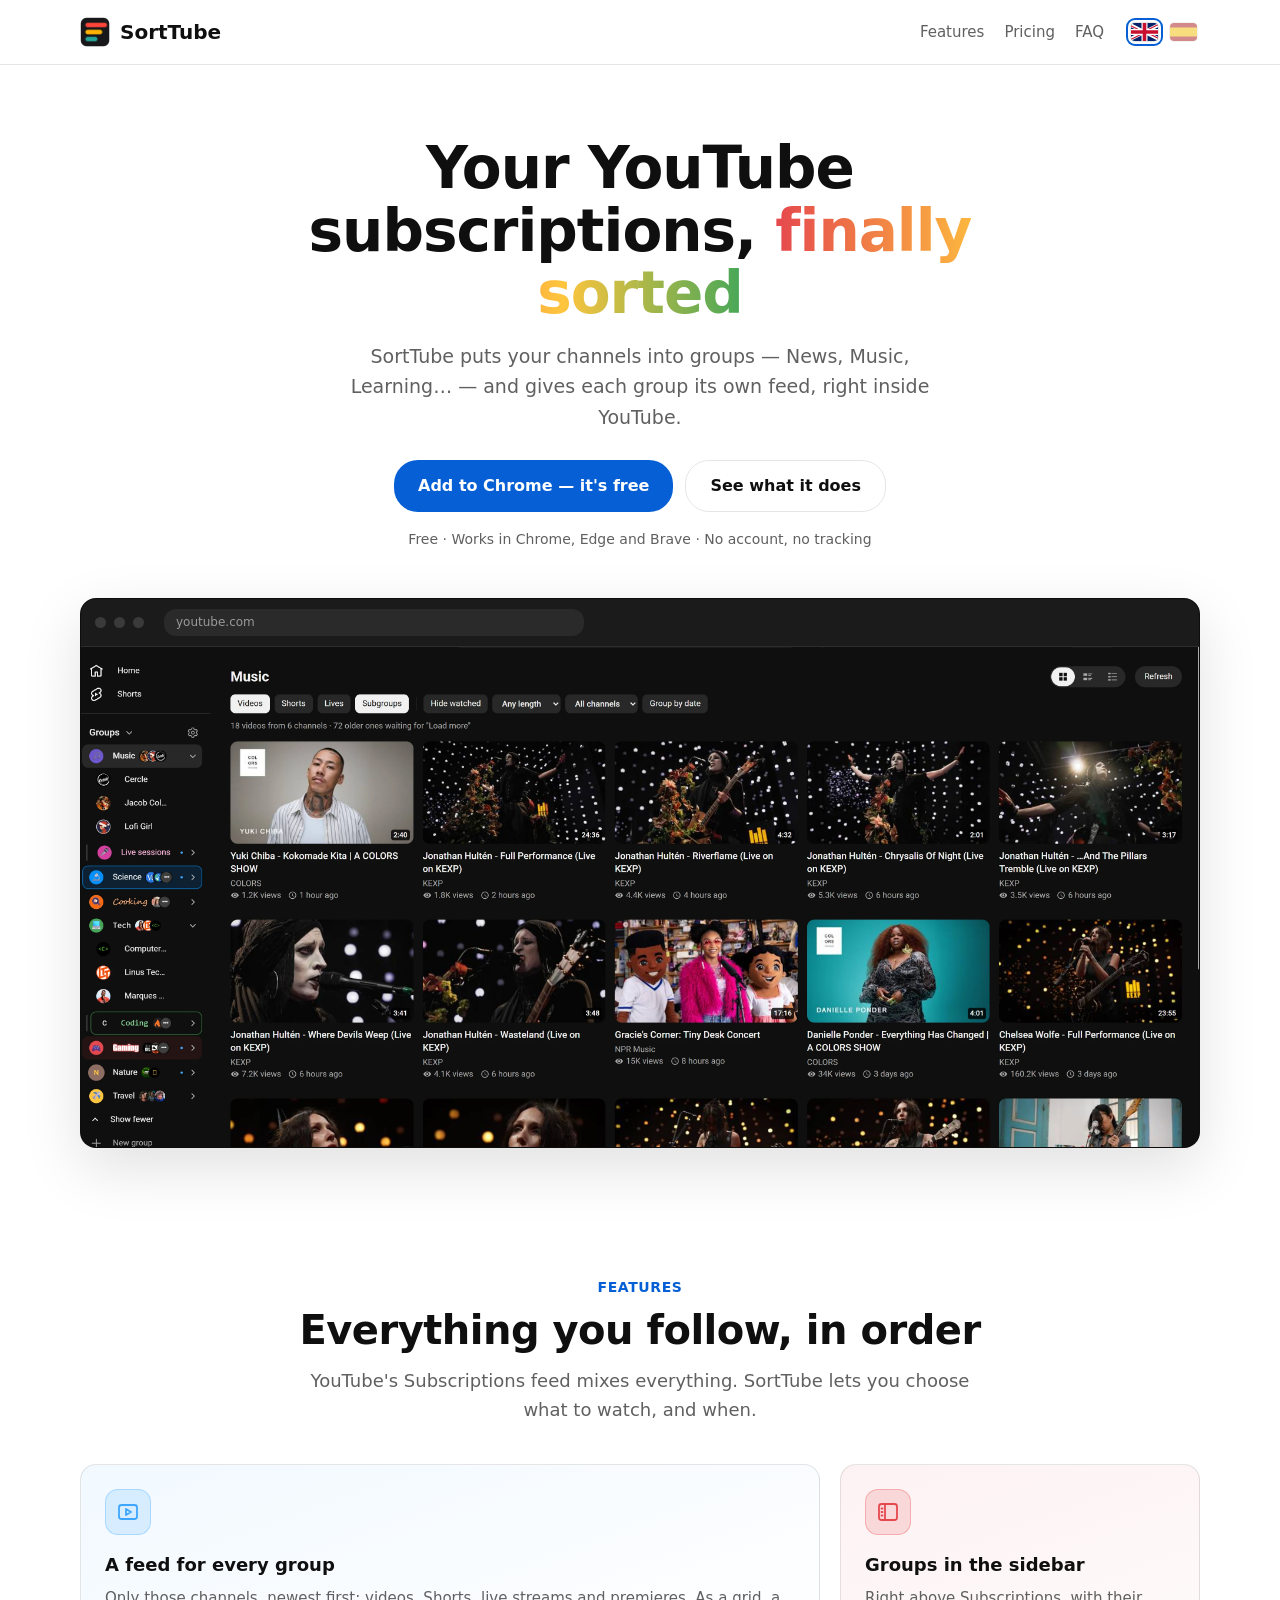
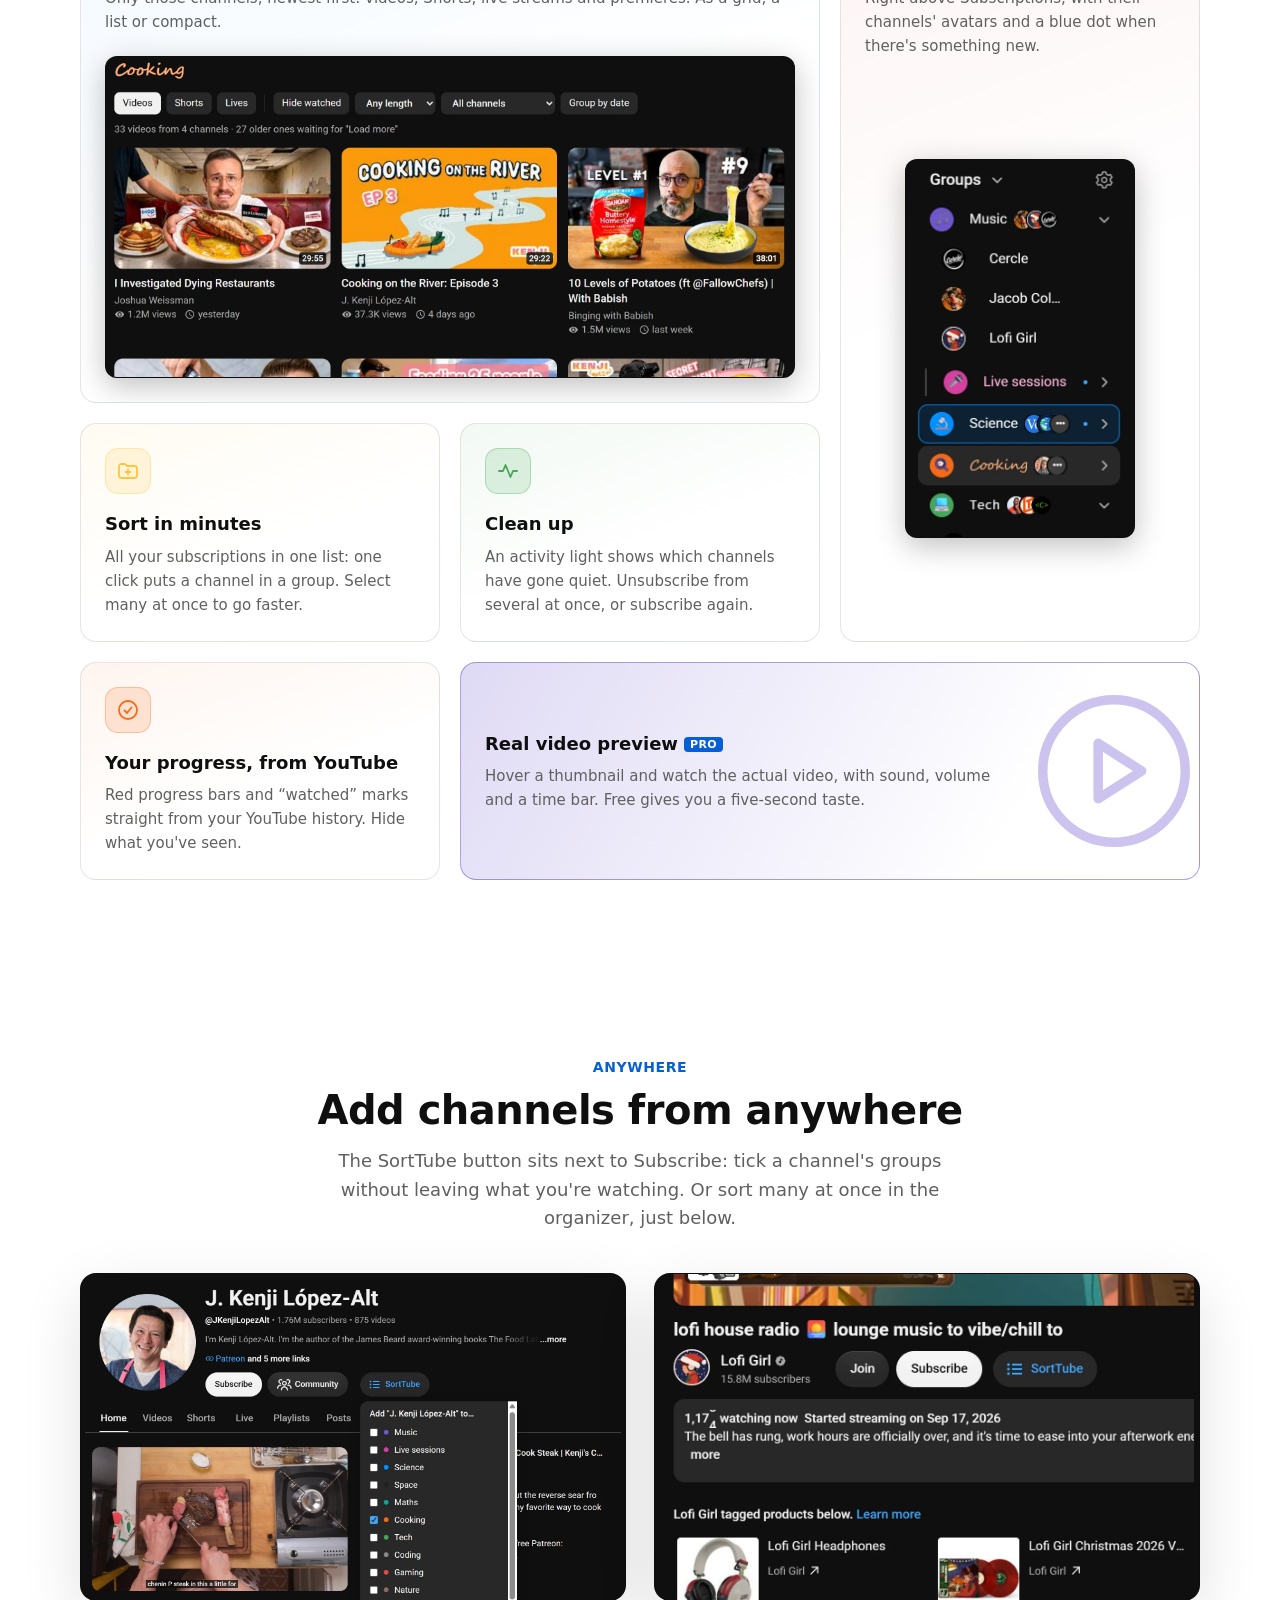
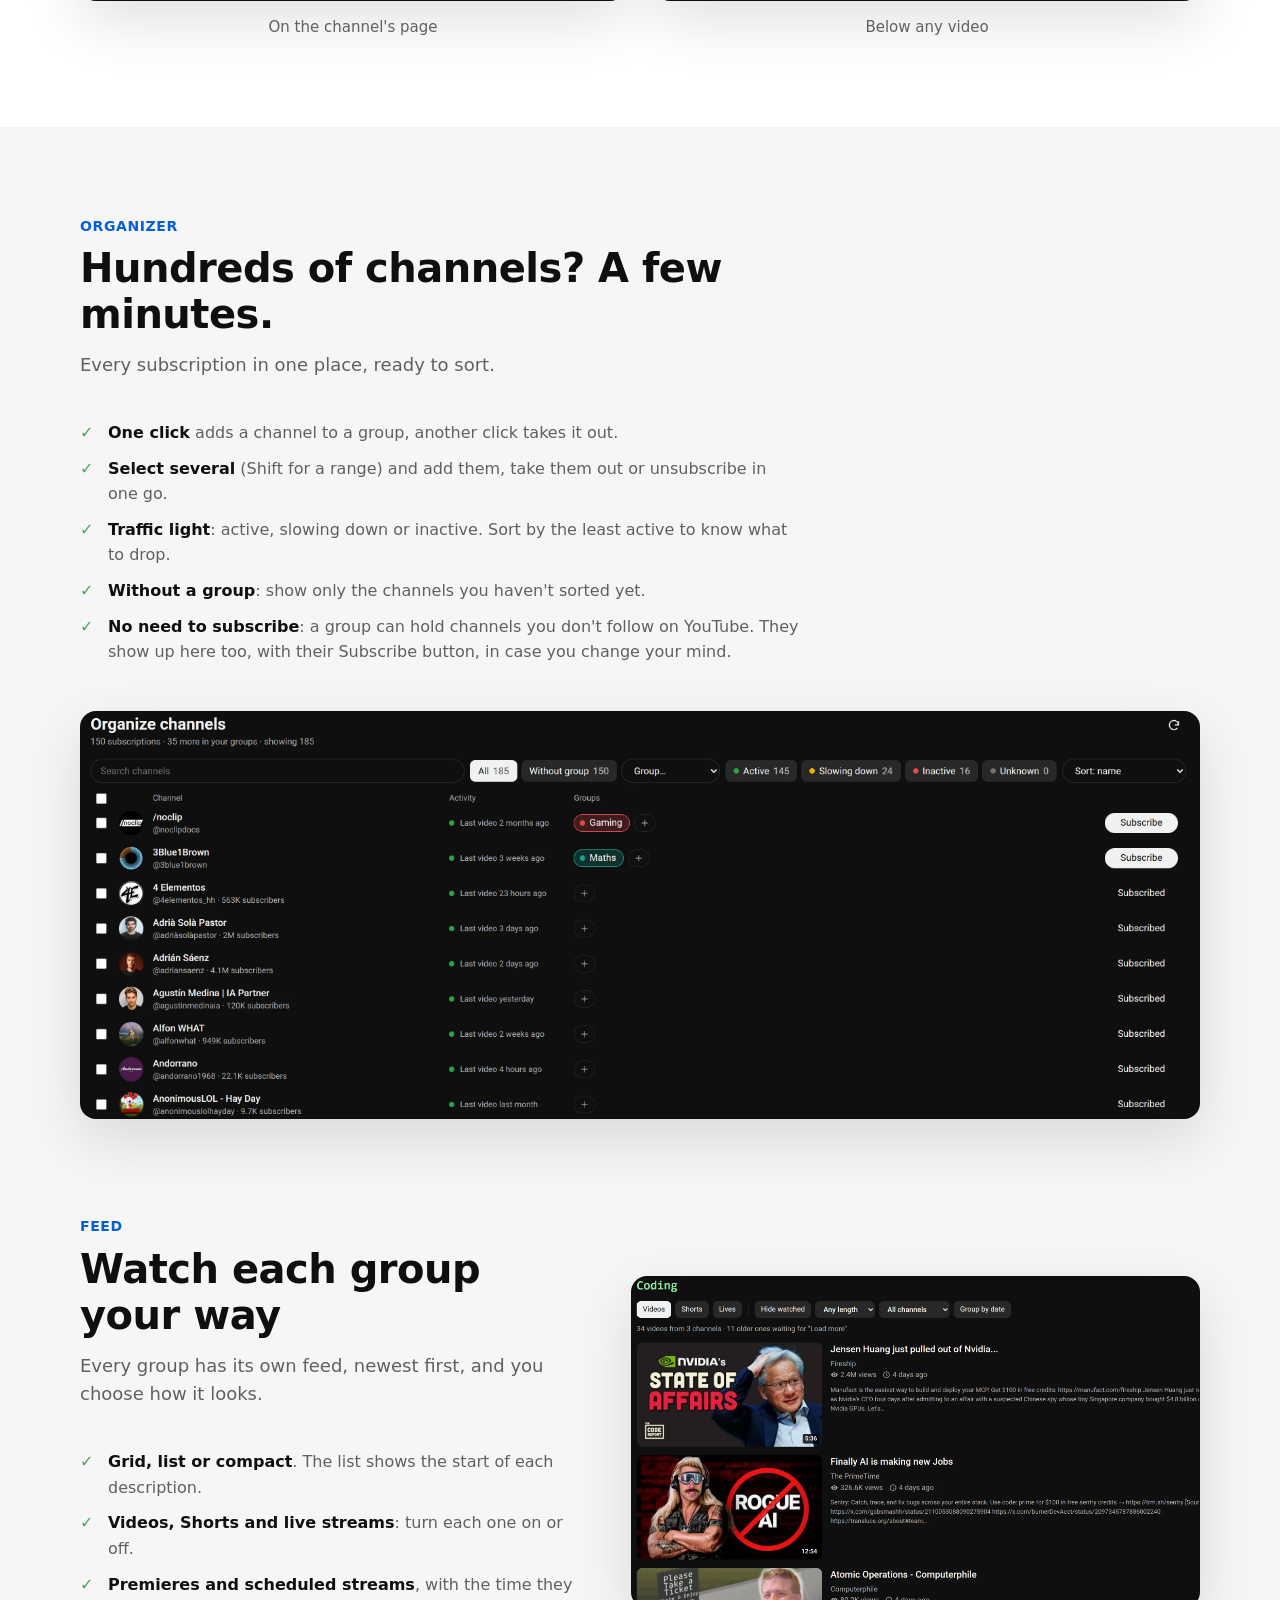
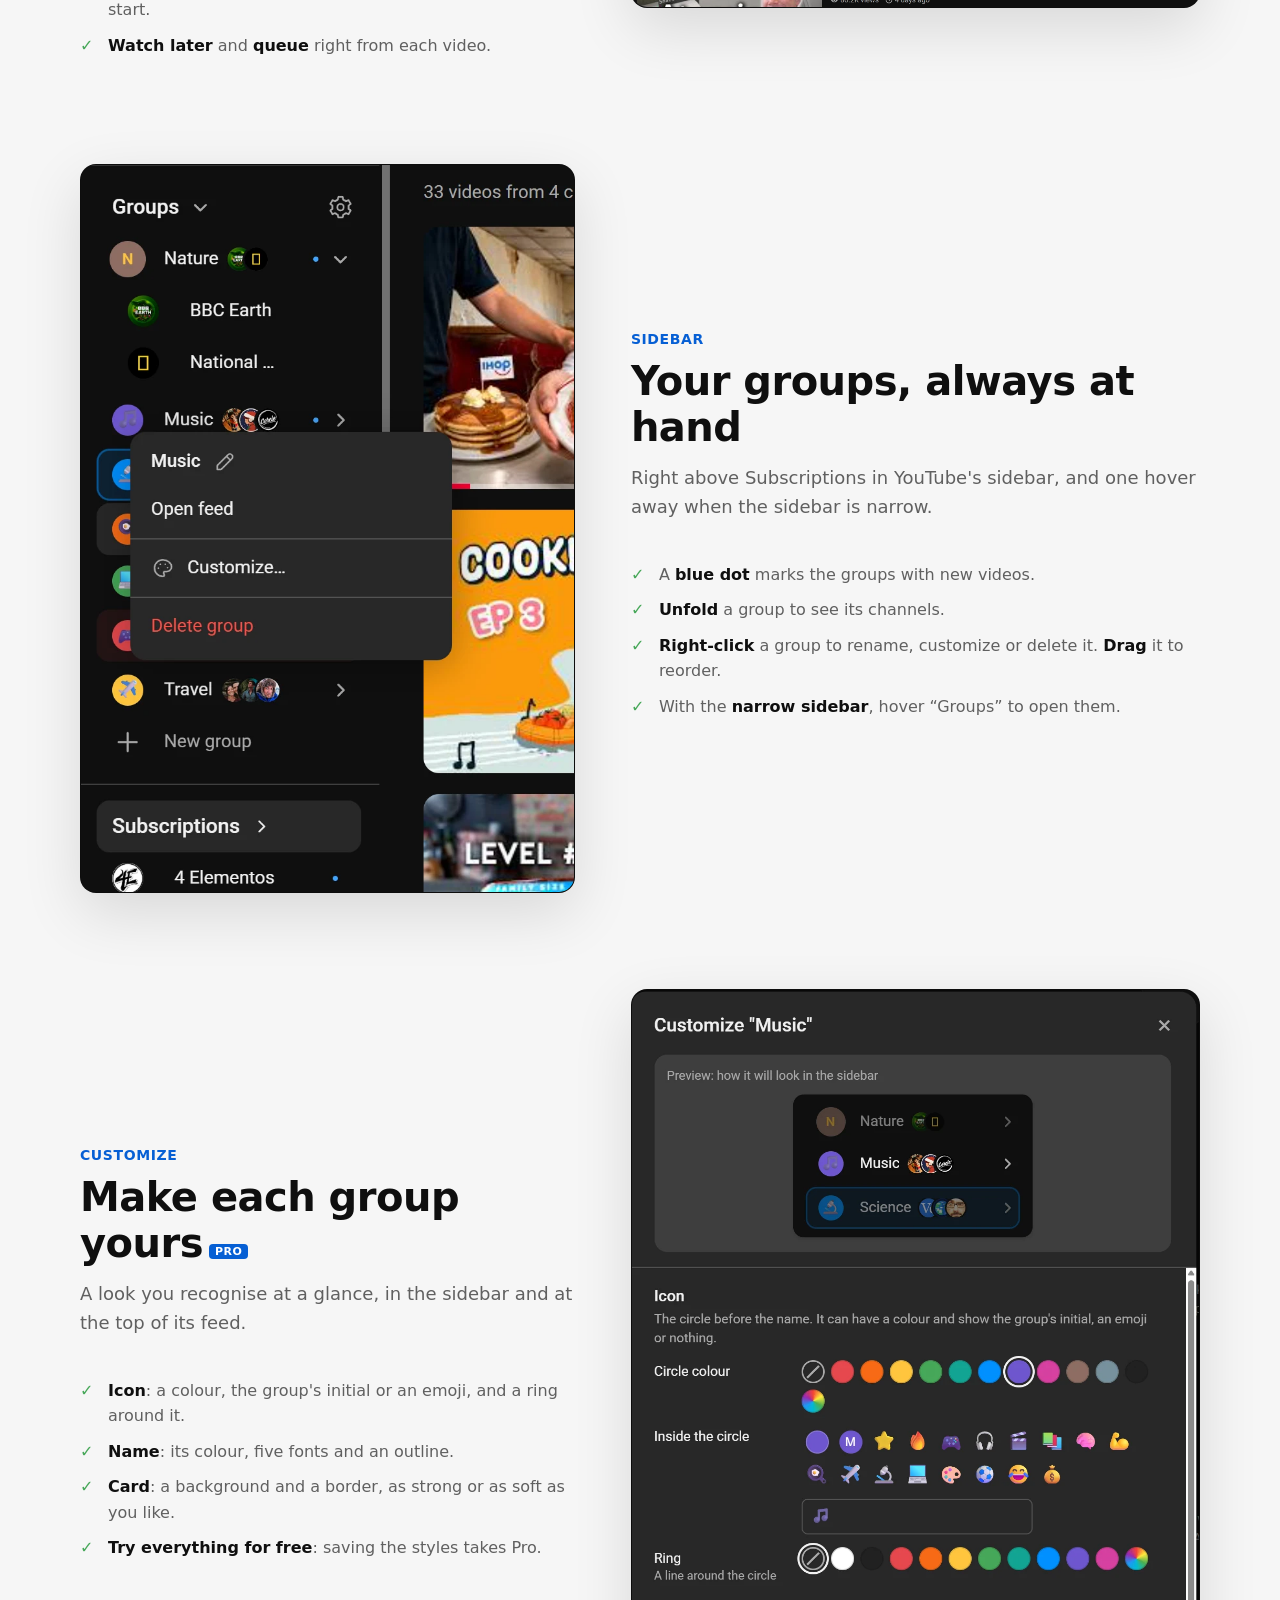
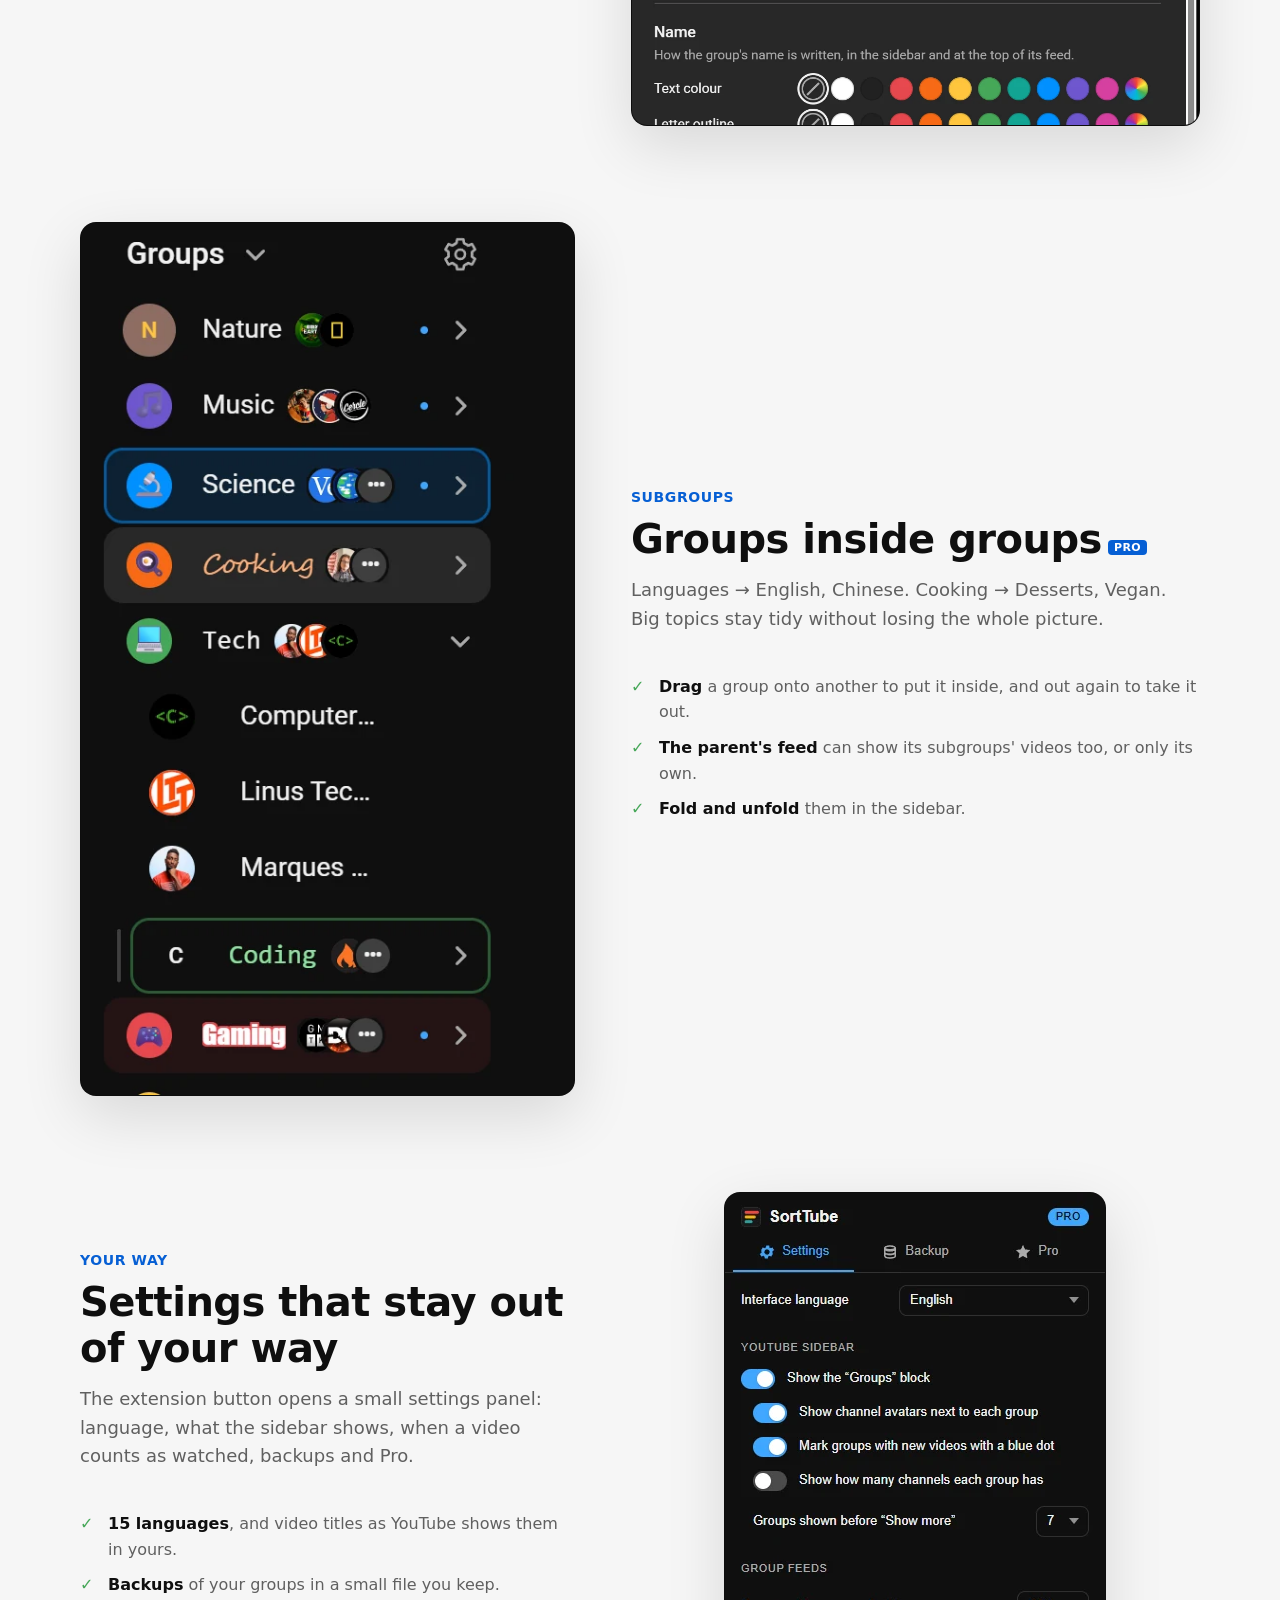
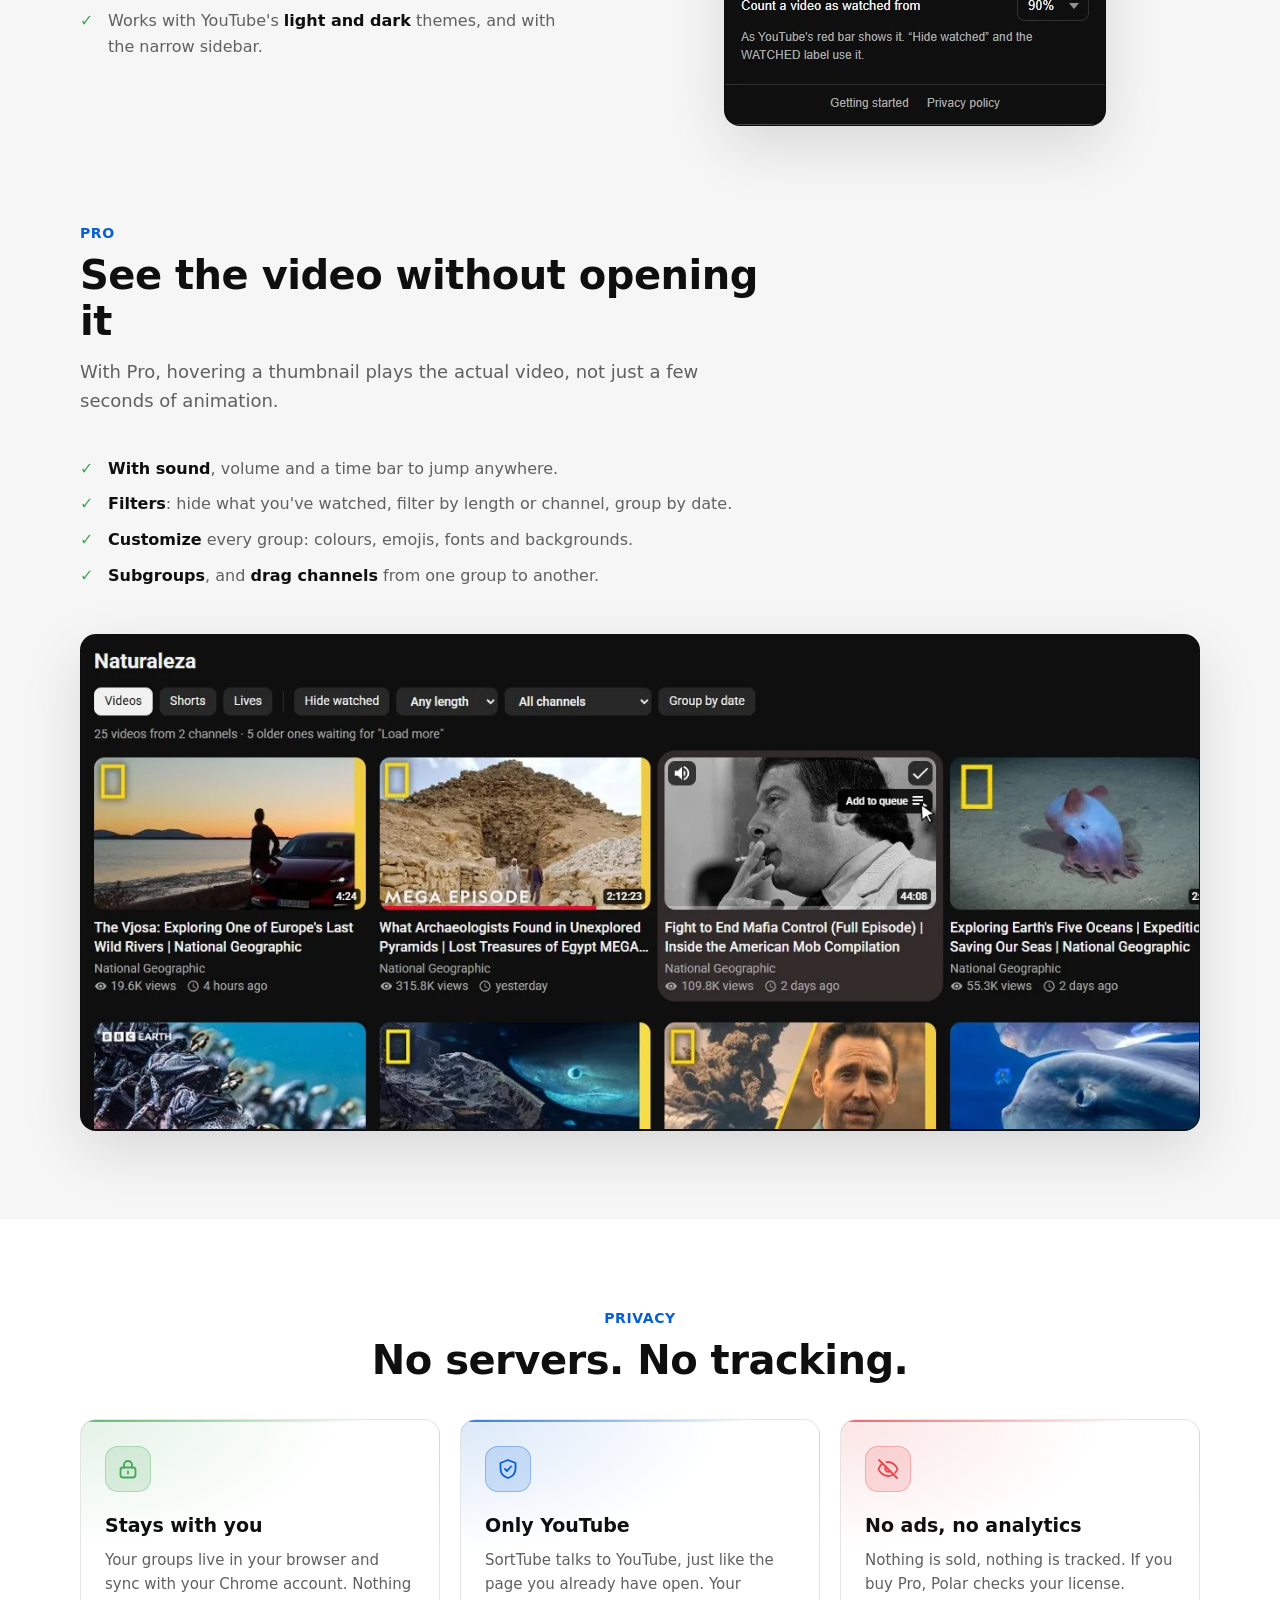
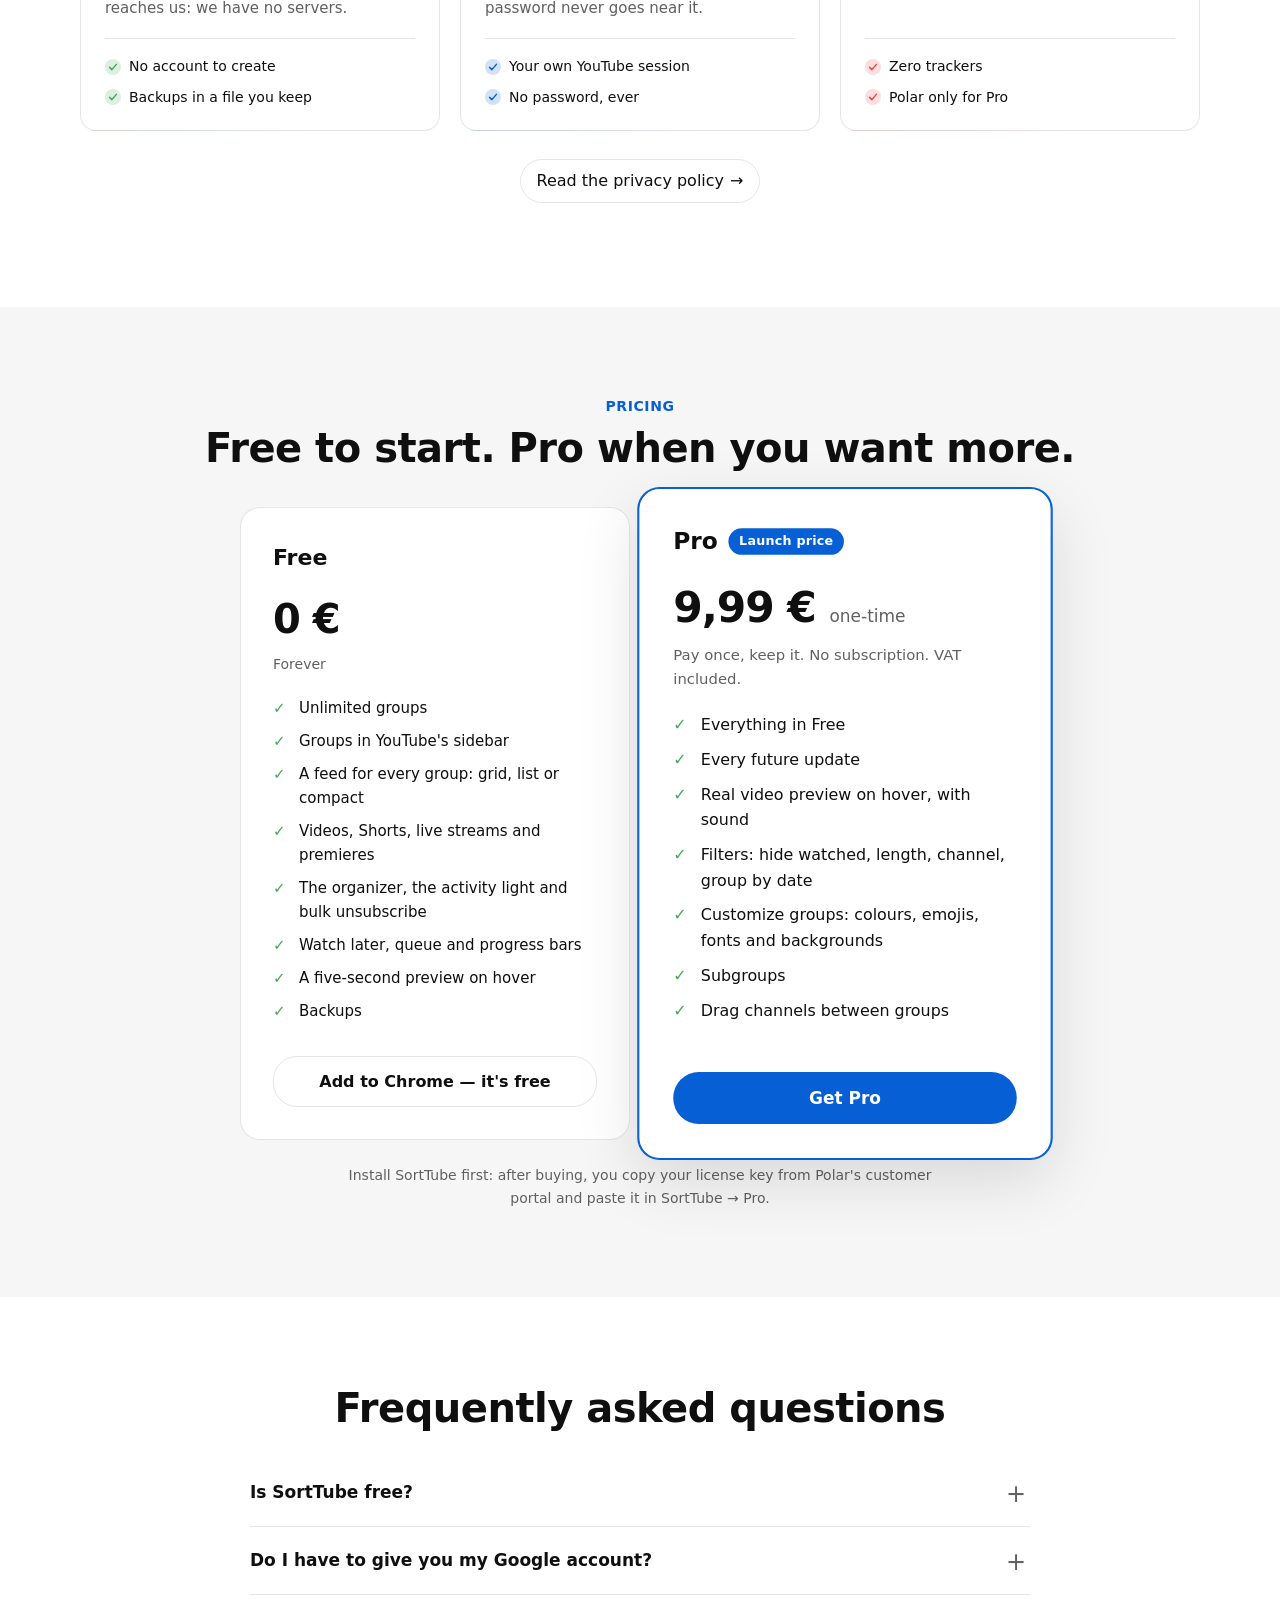
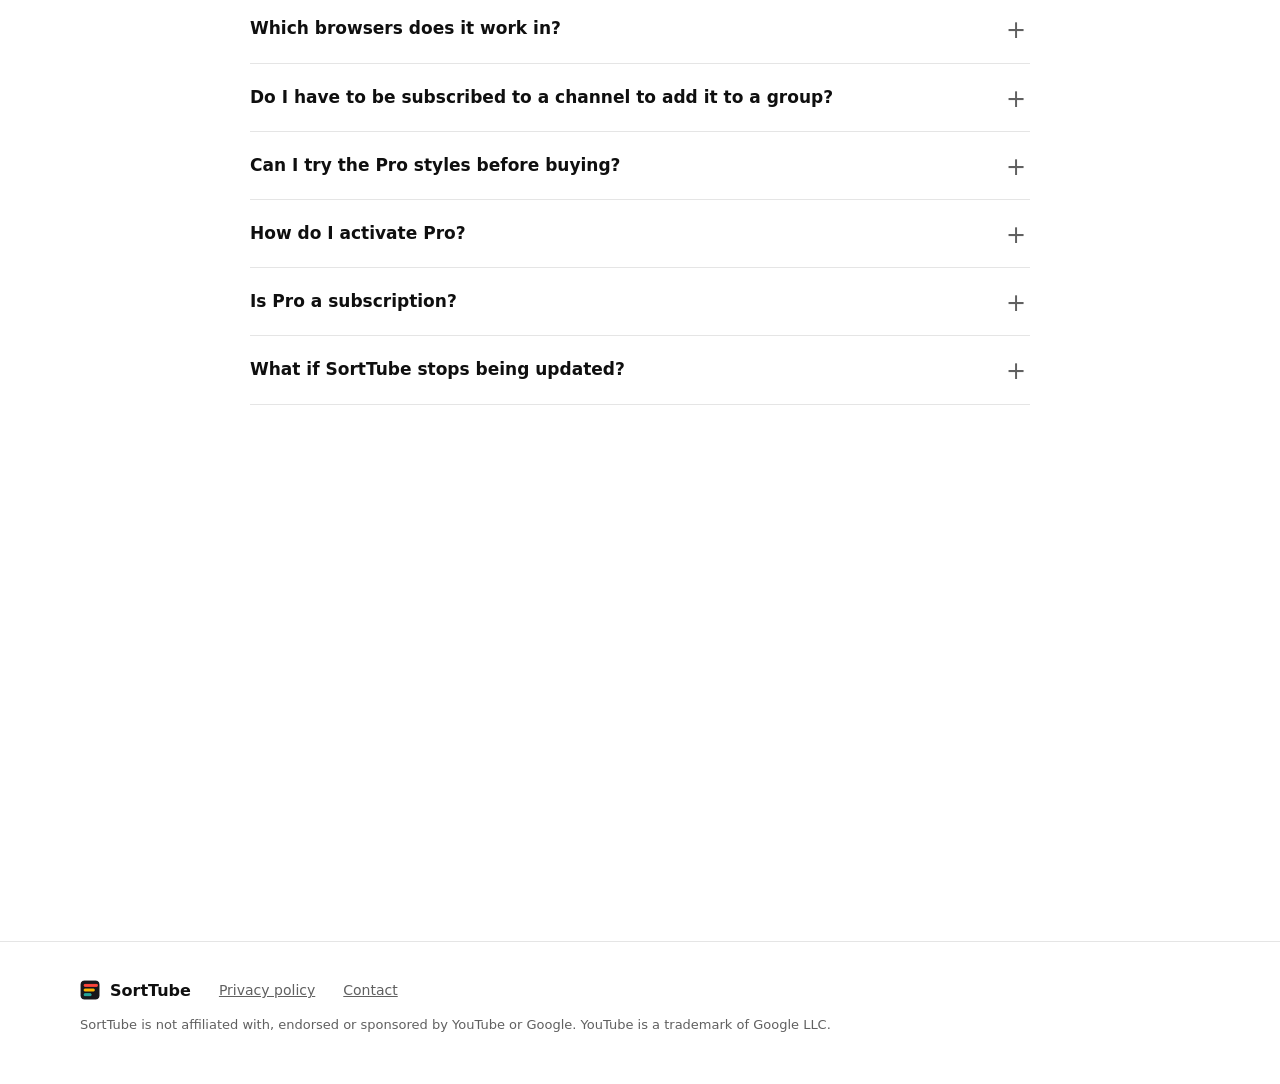
<file: index.html>
<!doctype html>
<html lang="en">
  <head>
    <meta charset="utf-8" />
    <meta name="viewport" content="width=device-width, initial-scale=1" />
    <title>SortTube — Organize your YouTube subscriptions into groups</title>
    <meta name="description" content="SortTube sorts your YouTube subscriptions into groups (News, Music, Learning…) and gives each group its own feed, right inside YouTube. Free, no account, no tracking." />
    <meta property="og:title" content="SortTube — Organize your YouTube subscriptions into groups" />
    <meta property="og:description" content="SortTube sorts your YouTube subscriptions into groups (News, Music, Learning…) and gives each group its own feed, right inside YouTube. Free, no account, no tracking." />
    <meta property="og:type" content="website" />
    <link rel="canonical" href="https://sorttube.app/" />
    <link rel="alternate" hreflang="en" href="https://sorttube.app/" />
    <link rel="alternate" hreflang="es" href="https://sorttube.app/es/" />
    <link rel="alternate" hreflang="x-default" href="https://sorttube.app/" />
    <link rel="icon" href="assets/icon-32.png" />
    <link rel="stylesheet" href="assets/style.css" />
    <script>document.documentElement.classList.add("js");</script>
  </head>
  <body>
    <header class="top">
      <div class="wrap">
        <a class="brand" href="./"><img src="assets/icon-128.png" alt="" width="30" height="30" /> SortTube</a>
        <nav>
          <a class="hide-sm" href="#features">Features</a>
          <a href="#pricing">Pricing</a>
          <a class="hide-sm" href="#faq">FAQ</a>
        </nav>
        <div class="langs">
          <a href="./" hreflang="en" lang="en" data-lang-choice="en" title="English" aria-label="English" aria-current="page"><svg viewBox="0 0 60 30" preserveAspectRatio="xMidYMid slice" aria-hidden="true"><clipPath id="flag-uk"><path d="M30,15h30v15zv15h-30zh-30v-15zv-15h30z"/></clipPath><rect width="60" height="30" fill="#012169"/><path d="M0,0L60,30M60,0L0,30" stroke="#fff" stroke-width="6"/><path d="M0,0L60,30M60,0L0,30" clip-path="url(#flag-uk)" stroke="#c8102e" stroke-width="4"/><path d="M30,0v30M0,15h60" stroke="#fff" stroke-width="10"/><path d="M30,0v30M0,15h60" stroke="#c8102e" stroke-width="6"/></svg></a>
          <a href="es/" hreflang="es" lang="es" data-lang-choice="es" title="Español" aria-label="Español"><svg viewBox="0 0 3 2" aria-hidden="true"><rect width="3" height="2" fill="#aa151b"/><rect y="0.5" width="3" height="1" fill="#f1bf00"/></svg></a>
        </div>
      </div>
    </header>

    <main>
      <div class="hero">
        <div class="wrap">
          <h1>Your YouTube subscriptions, <em>finally sorted</em></h1>
          <p class="lead">SortTube puts your channels into groups — News, Music, Learning… — and gives each group its own feed, right inside YouTube.</p>
          <div class="actions">
            <a class="btn primary" href="https://chromewebstore.google.com/detail/sorttube/mfifnegbjaopjaigdodmpoejmfbdalpd" target="_blank" rel="noopener">Add to Chrome — it's free</a>
            <a class="btn ghost" href="#features">See what it does</a>
          </div>
          <p class="small">Free · Works in Chrome, Edge and Brave · No account, no tracking</p>

          <figure class="shot shot-hero">
            <div class="shot-bar" aria-hidden="true"><i></i><i></i><i></i><span>youtube.com</span></div>
            <img src="assets/web-feed-en.webp" width="1900" height="850" alt="YouTube with SortTube: the Groups block in the sidebar and the feed of one group" />
          </figure>
        </div>
      </div>

      <section id="features">
        <div class="wrap">
          <div class="center">
            <p class="kicker">Features</p>
            <h2>Everything you follow, in order</h2>
            <p class="section-lead">YouTube's Subscriptions feed mixes everything. SortTube lets you choose what to watch, and when.</p>
          </div>
          <div class="features bento">
            <div class="feature wide" style="--tint:#3ea6ff">
              <div class="ico"><svg viewBox="0 0 24 24" fill="none" stroke="currentColor" stroke-width="1.8" stroke-linecap="round" stroke-linejoin="round" aria-hidden="true"><rect x="3" y="5" width="18" height="14" rx="2.5"/><path d="m10 9 5 3-5 3z"/></svg></div><h3>A feed for every group</h3><p>Only those channels, newest first: videos, Shorts, live streams and premieres. As a grid, a list or compact.</p>
              <div class="media media-wide"><img src="assets/web-feed_top-en.webp" width="990" height="460" alt="" loading="lazy" /></div>
            </div>
            <div class="feature tall" style="--tint:#e5484d">
              <div class="ico"><svg viewBox="0 0 24 24" fill="none" stroke="currentColor" stroke-width="1.8" stroke-linecap="round" stroke-linejoin="round" aria-hidden="true"><rect x="3" y="4" width="18" height="16" rx="2.5"/><path d="M9 4v16"/><path d="M5.5 8.5h1M5.5 12h1M5.5 15.5h1"/></svg></div><h3>Groups in the sidebar</h3><p>Right above Subscriptions, with their channels' avatars and a blue dot when there's something new.</p>
              <div class="media media-tall"><img src="assets/web-sidebar-en.webp" width="230" height="380" alt="" loading="lazy" /></div>
            </div>
            <div class="feature" style="--tint:#ffc53d"><div class="ico"><svg viewBox="0 0 24 24" fill="none" stroke="currentColor" stroke-width="1.8" stroke-linecap="round" stroke-linejoin="round" aria-hidden="true"><path d="M3 7.5A2.5 2.5 0 0 1 5.5 5H9l2 2h7.5A2.5 2.5 0 0 1 21 9.5v7a2.5 2.5 0 0 1-2.5 2.5h-13A2.5 2.5 0 0 1 3 16.5z"/><path d="M12 10.5v5M9.5 13h5"/></svg></div><h3>Sort in minutes</h3><p>All your subscriptions in one list: one click puts a channel in a group. Select many at once to go faster.</p></div>
            <div class="feature" style="--tint:#46a758"><div class="ico"><svg viewBox="0 0 24 24" fill="none" stroke="currentColor" stroke-width="1.8" stroke-linecap="round" stroke-linejoin="round" aria-hidden="true"><path d="M3 12h4l2.5-6 5 12 2.5-6h4"/></svg></div><h3>Clean up</h3><p>An activity light shows which channels have gone quiet. Unsubscribe from several at once, or subscribe again.</p></div>
            <div class="feature" style="--tint:#f76b15"><div class="ico"><svg viewBox="0 0 24 24" fill="none" stroke="currentColor" stroke-width="1.8" stroke-linecap="round" stroke-linejoin="round" aria-hidden="true"><circle cx="12" cy="12" r="9"/><path d="m8.5 12.5 2.5 2.5 4.5-5.5"/></svg></div><h3>Your progress, from YouTube</h3><p>Red progress bars and “watched” marks straight from your YouTube history. Hide what you've seen.</p></div>
            <div class="feature wide pro" style="--tint:#6e56cf">
              <h3>Real video preview<span class="tag-pro">PRO</span></h3><p>Hover a thumbnail and watch the actual video, with sound, volume and a time bar. Free gives you a five-second taste.</p>
              <div class="pro-art" aria-hidden="true"><svg viewBox="0 0 24 24" fill="none" stroke="currentColor" stroke-width="1.8" stroke-linecap="round" stroke-linejoin="round" aria-hidden="true"><circle cx="12" cy="12" r="9"/><path d="m10 8.5 5.5 3.5-5.5 3.5z"/></svg></div>
            </div>
          </div>
        </div>
      </section>

      <section id="anywhere">
        <div class="wrap">
          <div class="center">
            <p class="kicker">Anywhere</p>
            <h2>Add channels from anywhere</h2>
            <p class="section-lead">The SortTube button sits next to Subscribe: tick a channel's groups without leaving what you're watching. Or sort many at once in the organizer, just below.</p>
          </div>
          <div class="anywhere">
            <figure>
              <div class="shot"><img src="assets/web-add_from_channel-en.webp" width="890" height="540" alt="A channel page with SortTube&#x27;s menu open, to add the channel to groups" loading="lazy" /></div>
              <figcaption>On the channel's page</figcaption>
            </figure>
            <figure>
              <div class="shot"><img src="assets/web-add_from_video-en.webp" width="590" height="360" alt="Below a video, SortTube&#x27;s menu to add its channel to groups" loading="lazy" /></div>
              <figcaption>Below any video</figcaption>
            </figure>
          </div>
        </div>
      </section>

      <section class="soft">
        <div class="wrap">
          <div class="row stack">
            <div>
              <p class="kicker">Organizer</p>
              <h2>Hundreds of channels? A few minutes.</h2>
              <p class="section-lead">Every subscription in one place, ready to sort.</p>
              <ul><li><strong>One click</strong> adds a channel to a group, another click takes it out.</li><li><strong>Select several</strong> (Shift for a range) and add them, take them out or unsubscribe in one go.</li><li><strong>Traffic light</strong>: active, slowing down or inactive. Sort by the least active to know what to drop.</li><li><strong>Without a group</strong>: show only the channels you haven't sorted yet.</li><li><strong>No need to subscribe</strong>: a group can hold channels you don't follow on YouTube. They show up here too, with their Subscribe button, in case you change your mind.</li></ul>
            </div>
            <figure class="shot shot-wide">
              <img src="assets/web-organizer-en.webp" width="1650" height="600" alt="SortTube&#x27;s organizer: every subscription with its groups and its activity" loading="lazy" />
            </figure>
          </div>

          <div class="row">
            <div>
              <p class="kicker">Feed</p>
              <h2>Watch each group your way</h2>
              <p class="section-lead">Every group has its own feed, newest first, and you choose how it looks.</p>
              <ul><li><strong>Grid, list or compact</strong>. The list shows the start of each description.</li><li><strong>Videos, Shorts and live streams</strong>: turn each one on or off.</li><li><strong>Premieres and scheduled streams</strong>, with the time they start.</li><li><strong>Watch later</strong> and <strong>queue</strong> right from each video.</li></ul>
            </div>
            <figure class="shot">
              <img src="assets/web-feed_list-en.webp" width="1100" height="640" alt="A group&#x27;s feed in the list view, with the start of each video&#x27;s description" loading="lazy" />
            </figure>
          </div>

          <div class="row flip">
            <div>
              <p class="kicker">Sidebar</p>
              <h2>Your groups, always at hand</h2>
              <p class="section-lead">Right above Subscriptions in YouTube's sidebar, and one hover away when the sidebar is narrow.</p>
              <ul><li>A <strong>blue dot</strong> marks the groups with new videos.</li><li><strong>Unfold</strong> a group to see its channels.</li><li><strong>Right-click</strong> a group to rename, customize or delete it. <strong>Drag</strong> it to reorder.</li><li>With the <strong>narrow sidebar</strong>, hover “Groups” to open them.</li></ul>
            </div>
            <figure class="shot shot-small">
              <img src="assets/web-sidebar_menu-en.webp" width="380" height="560" alt="The Groups block in YouTube&#x27;s sidebar, with a group&#x27;s menu open" loading="lazy" />
            </figure>
          </div>

          <div class="row">
            <div>
              <p class="kicker">Customize</p>
              <h2>Make each group yours<span class="tag-pro">PRO</span></h2>
              <p class="section-lead">A look you recognise at a glance, in the sidebar and at the top of its feed.</p>
              <ul><li><strong>Icon</strong>: a colour, the group's initial or an emoji, and a ring around it.</li><li><strong>Name</strong>: its colour, five fonts and an outline.</li><li><strong>Card</strong>: a background and a border, as strong or as soft as you like.</li><li><strong>Try everything for free</strong>: saving the styles takes Pro.</li></ul>
            </div>
            <figure class="shot shot-small">
              <img src="assets/web-customize-en.webp" width="540" height="700" alt="The Customize window of a group: icon, name and card, with a preview on top" loading="lazy" />
            </figure>
          </div>

          <div class="row flip">
            <div>
              <p class="kicker">Subgroups</p>
              <h2>Groups inside groups<span class="tag-pro">PRO</span></h2>
              <p class="section-lead">Languages → English, Chinese. Cooking → Desserts, Vegan. Big topics stay tidy without losing the whole picture.</p>
              <ul><li><strong>Drag</strong> a group onto another to put it inside, and out again to take it out.</li><li><strong>The parent's feed</strong> can show its subgroups' videos too, or only its own.</li><li><strong>Fold and unfold</strong> them in the sidebar.</li></ul>
            </div>
            <figure class="shot shot-small">
              <img src="assets/web-subgroups-en.webp" width="260" height="460" alt="A group unfolded in the sidebar, with its subgroups inside" loading="lazy" />
            </figure>
          </div>

          <div class="row">
            <div>
              <p class="kicker">Your way</p>
              <h2>Settings that stay out of your way</h2>
              <p class="section-lead">The extension button opens a small settings panel: language, what the sidebar shows, when a video counts as watched, backups and Pro.</p>
              <ul><li><strong>15 languages</strong>, and video titles as YouTube shows them in yours.</li><li><strong>Backups</strong> of your groups in a small file you keep.</li><li>Works with YouTube's <strong>light and dark</strong> themes, and with the narrow sidebar.</li></ul>
            </div>
            <figure class="shot shot-small">
              <img src="assets/web-popup-en.webp" width="380" height="532" alt="SortTube&#x27;s settings popup" loading="lazy" />
            </figure>
          </div>

          <div class="row stack" id="pro-preview">
            <div>
              <p class="kicker">Pro</p>
              <h2>See the video without opening it</h2>
              <p class="section-lead">With Pro, hovering a thumbnail plays the actual video, not just a few seconds of animation.</p>
              <ul><li><strong>With sound</strong>, volume and a time bar to jump anywhere.</li><li><strong>Filters</strong>: hide what you've watched, filter by length or channel, group by date.</li><li><strong>Customize</strong> every group: colours, emojis, fonts and backgrounds.</li><li><strong>Subgroups</strong>, and <strong>drag channels</strong> from one group to another.</li></ul>
            </div>
            <figure class="shot shot-wide">
              <video src="assets/web-preview_pro-en.mp4" poster="assets/web-preview_pro-en.webp" width="1280" height="566" autoplay muted loop playsinline preload="metadata" aria-label="Hovering thumbnails in a group&#x27;s feed plays each video"></video>
            </figure>
          </div>
        </div>
      </section>

      <section>
        <div class="wrap">
          <div class="center">
            <p class="kicker">Privacy</p>
            <h2>No servers. No tracking.</h2>
          </div>
          <div class="privacy-band">
            <div class="pv" style="--tint: var(--brand-3)">
              <span class="ico"><svg viewBox="0 0 24 24" fill="none" stroke="currentColor" stroke-width="1.8" stroke-linecap="round" stroke-linejoin="round" aria-hidden="true"><rect x="4.5" y="10.5" width="15" height="10" rx="2.5"/><path d="M8 10.5V8a4 4 0 0 1 8 0v2.5"/><path d="M12 14.5v2"/></svg></span>
              <h3>Stays with you</h3>
              <p>Your groups live in your browser and sync with your Chrome account. Nothing reaches us: we have no servers.</p>
              <ul><li><svg viewBox="0 0 16 16" fill="none" stroke="currentColor" stroke-width="2" stroke-linecap="round" stroke-linejoin="round" aria-hidden="true"><path d="m3.5 8.5 3 3 6-7"/></svg>No account to create</li><li><svg viewBox="0 0 16 16" fill="none" stroke="currentColor" stroke-width="2" stroke-linecap="round" stroke-linejoin="round" aria-hidden="true"><path d="m3.5 8.5 3 3 6-7"/></svg>Backups in a file you keep</li></ul>
            </div>
            <div class="pv" style="--tint: var(--accent)">
              <span class="ico"><svg viewBox="0 0 24 24" fill="none" stroke="currentColor" stroke-width="1.8" stroke-linecap="round" stroke-linejoin="round" aria-hidden="true"><path d="M12 3 4.5 6v5.5c0 4.6 3.2 8.2 7.5 9.5 4.3-1.3 7.5-4.9 7.5-9.5V6z"/><path d="m9 12 2 2 4-4.5"/></svg></span>
              <h3>Only YouTube</h3>
              <p>SortTube talks to YouTube, just like the page you already have open. Your password never goes near it.</p>
              <ul><li><svg viewBox="0 0 16 16" fill="none" stroke="currentColor" stroke-width="2" stroke-linecap="round" stroke-linejoin="round" aria-hidden="true"><path d="m3.5 8.5 3 3 6-7"/></svg>Your own YouTube session</li><li><svg viewBox="0 0 16 16" fill="none" stroke="currentColor" stroke-width="2" stroke-linecap="round" stroke-linejoin="round" aria-hidden="true"><path d="m3.5 8.5 3 3 6-7"/></svg>No password, ever</li></ul>
            </div>
            <div class="pv" style="--tint: var(--brand-1)">
              <span class="ico"><svg viewBox="0 0 24 24" fill="none" stroke="currentColor" stroke-width="1.8" stroke-linecap="round" stroke-linejoin="round" aria-hidden="true"><path d="M3 3l18 18"/><path d="M10.6 5.1A10 10 0 0 1 12 5c5 0 8.5 4.2 9.5 7-.4 1.1-1.2 2.5-2.4 3.8"/><path d="M6.6 6.6C4.6 7.9 3.1 10 2.5 12c1 2.8 4.5 7 9.5 7 1.8 0 3.4-.5 4.8-1.3"/><path d="M9.9 9.9a3 3 0 0 0 4.2 4.2"/></svg></span>
              <h3>No ads, no analytics</h3>
              <p>Nothing is sold, nothing is tracked. If you buy Pro, Polar checks your license.</p>
              <ul><li><svg viewBox="0 0 16 16" fill="none" stroke="currentColor" stroke-width="2" stroke-linecap="round" stroke-linejoin="round" aria-hidden="true"><path d="m3.5 8.5 3 3 6-7"/></svg>Zero trackers</li><li><svg viewBox="0 0 16 16" fill="none" stroke="currentColor" stroke-width="2" stroke-linecap="round" stroke-linejoin="round" aria-hidden="true"><path d="m3.5 8.5 3 3 6-7"/></svg>Polar only for Pro</li></ul>
            </div>
          </div>
          <p class="center pv-more"><a class="pv-link" href="privacy/#en">Read the privacy policy <span aria-hidden="true">→</span></a></p>
        </div>
      </section>

      <section id="pricing" class="soft">
        <div class="wrap center">
          <p class="kicker">Pricing</p>
          <h2>Free to start. Pro when you want more.</h2>
          <div class="plans" style="margin-top:36px">
            <div class="plan">
              <h3>Free</h3>
              <div class="price">0 €</div>
              <p class="note">Forever</p>
              <ul><li>Unlimited groups</li><li>Groups in YouTube's sidebar</li><li>A feed for every group: grid, list or compact</li><li>Videos, Shorts, live streams and premieres</li><li>The organizer, the activity light and bulk unsubscribe</li><li>Watch later, queue and progress bars</li><li>A five-second preview on hover</li><li>Backups</li></ul>
              <a class="btn ghost" href="https://chromewebstore.google.com/detail/sorttube/mfifnegbjaopjaigdodmpoejmfbdalpd" target="_blank" rel="noopener">Add to Chrome — it's free</a>
            </div>
            <div class="plan pro">
              <h3>Pro <span class="badge">Launch price</span></h3>
              <div class="price">9,99 € <small>one-time</small></div>
              <p class="note">Pay once, keep it. No subscription. VAT included.</p>
              <ul><li>Everything in Free</li><li>Every future update</li><li>Real video preview on hover, with sound</li><li>Filters: hide watched, length, channel, group by date</li><li>Customize groups: colours, emojis, fonts and backgrounds</li><li>Subgroups</li><li>Drag channels between groups</li></ul>
              <a class="btn primary" href="https://buy.polar.sh/polar_cl_m4E3J1hF7RrKHMGZbD3Gbvx35Ka0yiNS7doP20KNRjk" target="_blank" rel="noopener">Get Pro</a>
            </div>
          </div>
          <p class="plans-after">Install SortTube first: after buying, you copy your license key from Polar's customer portal and paste it in SortTube → Pro.</p>
        </div>
      </section>

      <section id="faq">
        <div class="wrap">
          <h2 class="center">Frequently asked questions</h2>
          <div class="faq" style="margin-top:28px">
            <details><summary>Is SortTube free?</summary><p>Yes. The free version has everything you need to sort and watch your subscriptions, with as many groups as you like. Pro is optional.</p></details>
            <details><summary>Do I have to give you my Google account?</summary><p>No. SortTube uses YouTube in your own browser, the same session you already have. It never sees your password and has no servers of its own.</p></details>
            <details><summary>Which browsers does it work in?</summary><p>Chrome and the browsers that install extensions from the Chrome Web Store: Edge, Brave, Opera, Vivaldi…</p></details>
            <details><summary>Do I have to be subscribed to a channel to add it to a group?</summary><p>No. Add any channel from its SortTube button and its videos show up in the group's feed, without notifications and without filling your subscriptions or YouTube's home page. Unsubscribing from a channel doesn't take it out of its groups either.</p></details>
            <details><summary>Can I try the Pro styles before buying?</summary><p>Yes. The Customize window lets you try every colour, font and background on your own groups; only saving them takes Pro.</p></details>
            <details><summary>How do I activate Pro?</summary><p>After buying, sign in to Polar's customer portal with the email you paid with and copy your license key. Then click SortTube's button in the toolbar → Pro → Enter my license key.</p></details>
            <details><summary>Is Pro a subscription?</summary><p>No. You pay 9,99 € once and Pro is yours, with every future update. Nothing renews and nothing is charged again.</p></details>
            <details><summary>What if SortTube stops being updated?</summary><p>If I ever stop maintaining SortTube, I'll publish a last version with Pro free for everyone, so nobody loses what they paid for.</p></details>
            <details><summary>Will I lose my groups if I uninstall it?</summary><p>Download a backup first (SortTube's settings → Backup) and import it later. With Chrome sync on, they also come back on your other computers.</p></details>
            <details><summary>Is SortTube made by YouTube?</summary><p>No. SortTube is an independent extension, not affiliated with YouTube or Google.</p></details>
          </div>
        </div>
      </section>

      <div class="final">
        <div class="wrap">
          <h2>Bring order to YouTube</h2>
          <a class="btn primary" href="https://chromewebstore.google.com/detail/sorttube/mfifnegbjaopjaigdodmpoejmfbdalpd" target="_blank" rel="noopener">Add to Chrome — it's free</a>
        </div>
      </div>
    </main>

    <footer>
      <div class="wrap">
        <a class="brand" href="./" style="font-size:16px"><img src="assets/icon-32.png" alt="" width="20" height="20" /> SortTube</a>
        <a href="privacy/#en">Privacy policy</a>
        <a href="mailto:support@sorttube.app">Contact</a>
        <span class="fine">SortTube is not affiliated with, endorsed or sponsored by YouTube or Google. YouTube is a trademark of Google LLC.</span>
      </div>
    </footer>

    <script>
      // Remember a language chosen by hand, so the automatic choice on the
      // English page does not undo it.
      document.querySelectorAll("[data-lang-choice]").forEach(function (a) {
        a.addEventListener("click", function () {
          try { localStorage.setItem("sorttube-site-lang", a.dataset.langChoice); } catch (e) {}
        });
      });
      // Sections fade in as they come into view (style.css, "Appear on
      // scroll"); siblings one after another.
      (function () {
        var sel = ".hero h1, .hero .lead, .hero .actions, .hero .small, .shot-hero, section .center > *, " +
          ".feature, .anywhere figure, .row > *, .privacy-band > div, .plan, .plans-after, .faq details, .final .wrap > *";
        var items = document.querySelectorAll(sel);
        items.forEach(function (el) {
          var i = 0;
          for (var s = el.previousElementSibling; s; s = s.previousElementSibling) if (s.matches(sel)) i++;
          el.style.setProperty("--d", Math.min(i, 5) * 0.08 + "s");
        });
        if (!("IntersectionObserver" in window)) {
          items.forEach(function (el) { el.classList.add("in"); });
          return;
        }
        var io = new IntersectionObserver(function (entries) {
          entries.forEach(function (e) {
            if (e.isIntersecting) {
              e.target.classList.add("in");
              io.unobserve(e.target);
            }
          });
        }, { rootMargin: "0px 0px -8% 0px", threshold: 0.12 });
        items.forEach(function (el) { io.observe(el); });
      })();
      // The header gets a shadow once the page is scrolled.
      (function () {
        var top = document.querySelector(".top");
        var update = function () { top.classList.toggle("scrolled", window.scrollY > 8); };
        window.addEventListener("scroll", update, { passive: true });
        update();
      })();
      try {
        if (!localStorage.getItem("sorttube-site-lang") && /^es\b/i.test(navigator.language || "")) {
          location.replace("es/" + location.hash);
        }
      } catch (e) {}
    </script>
  </body>
</html>
</file>
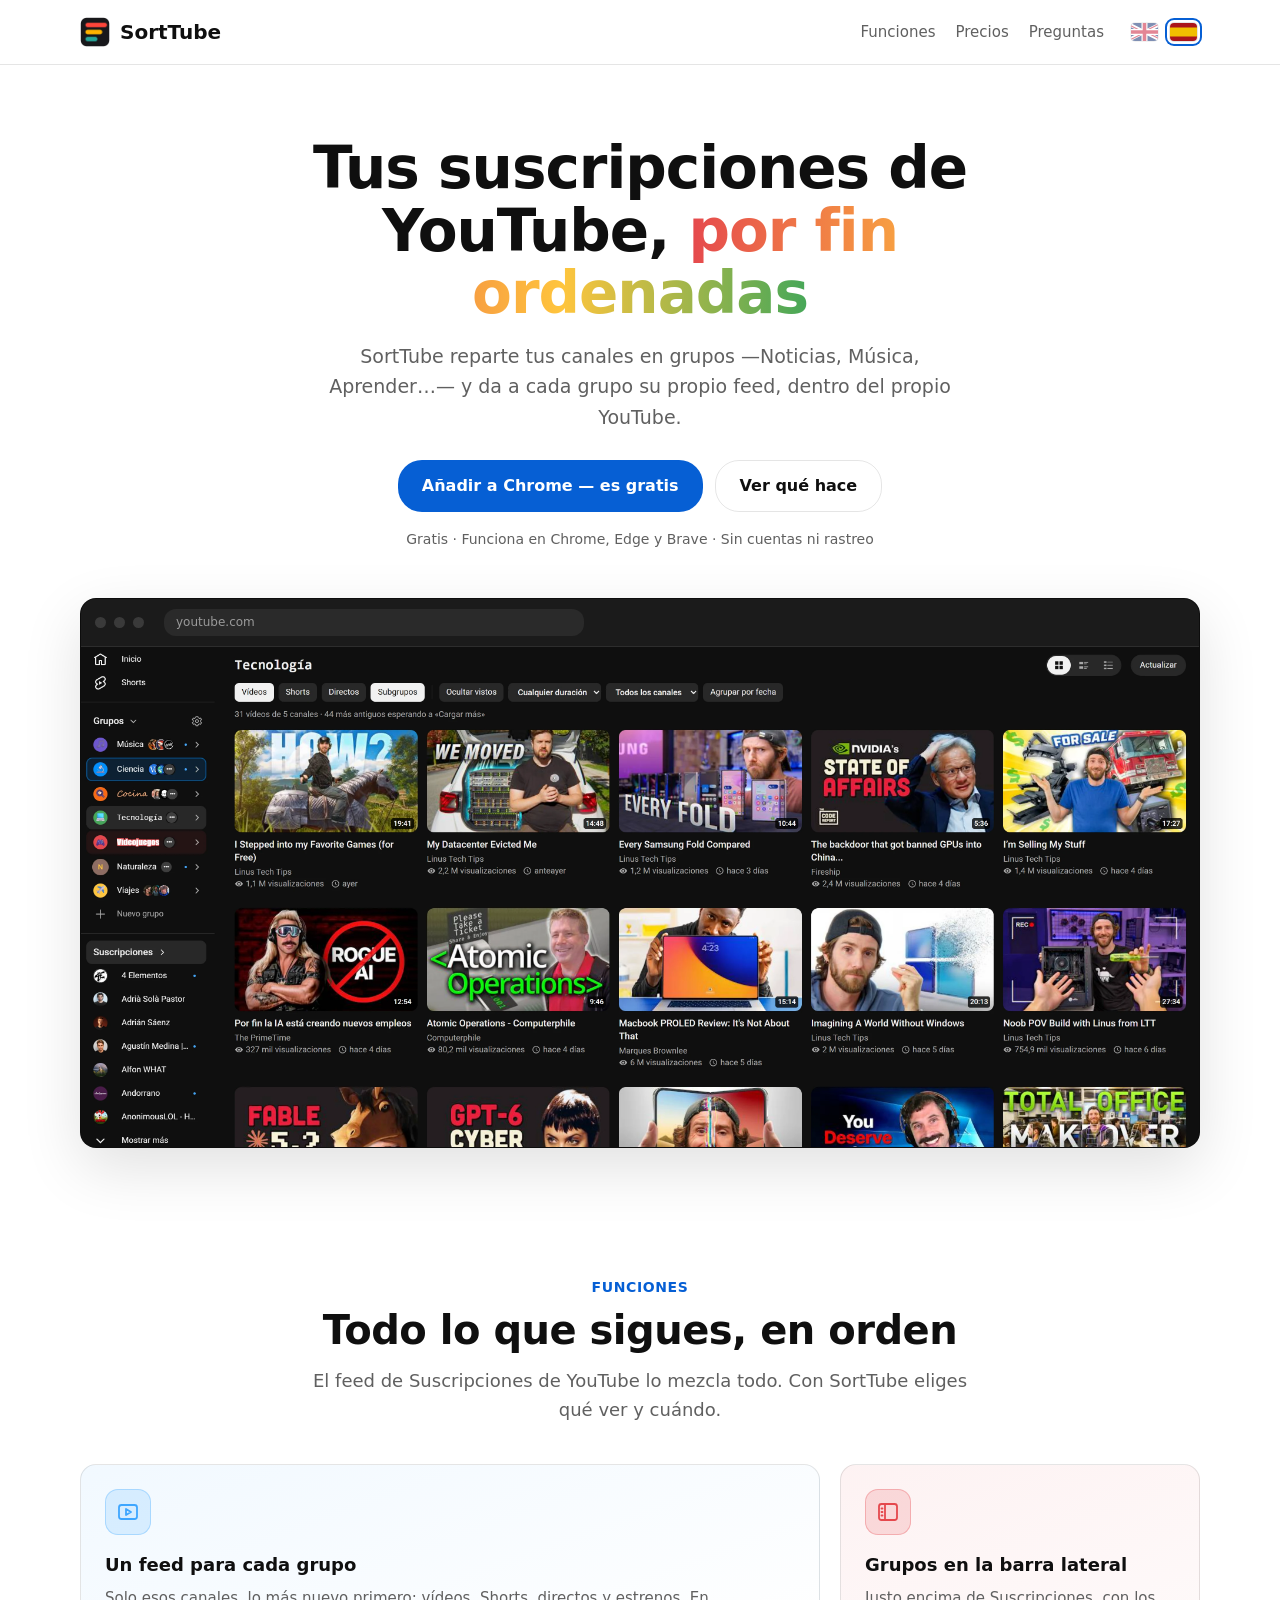
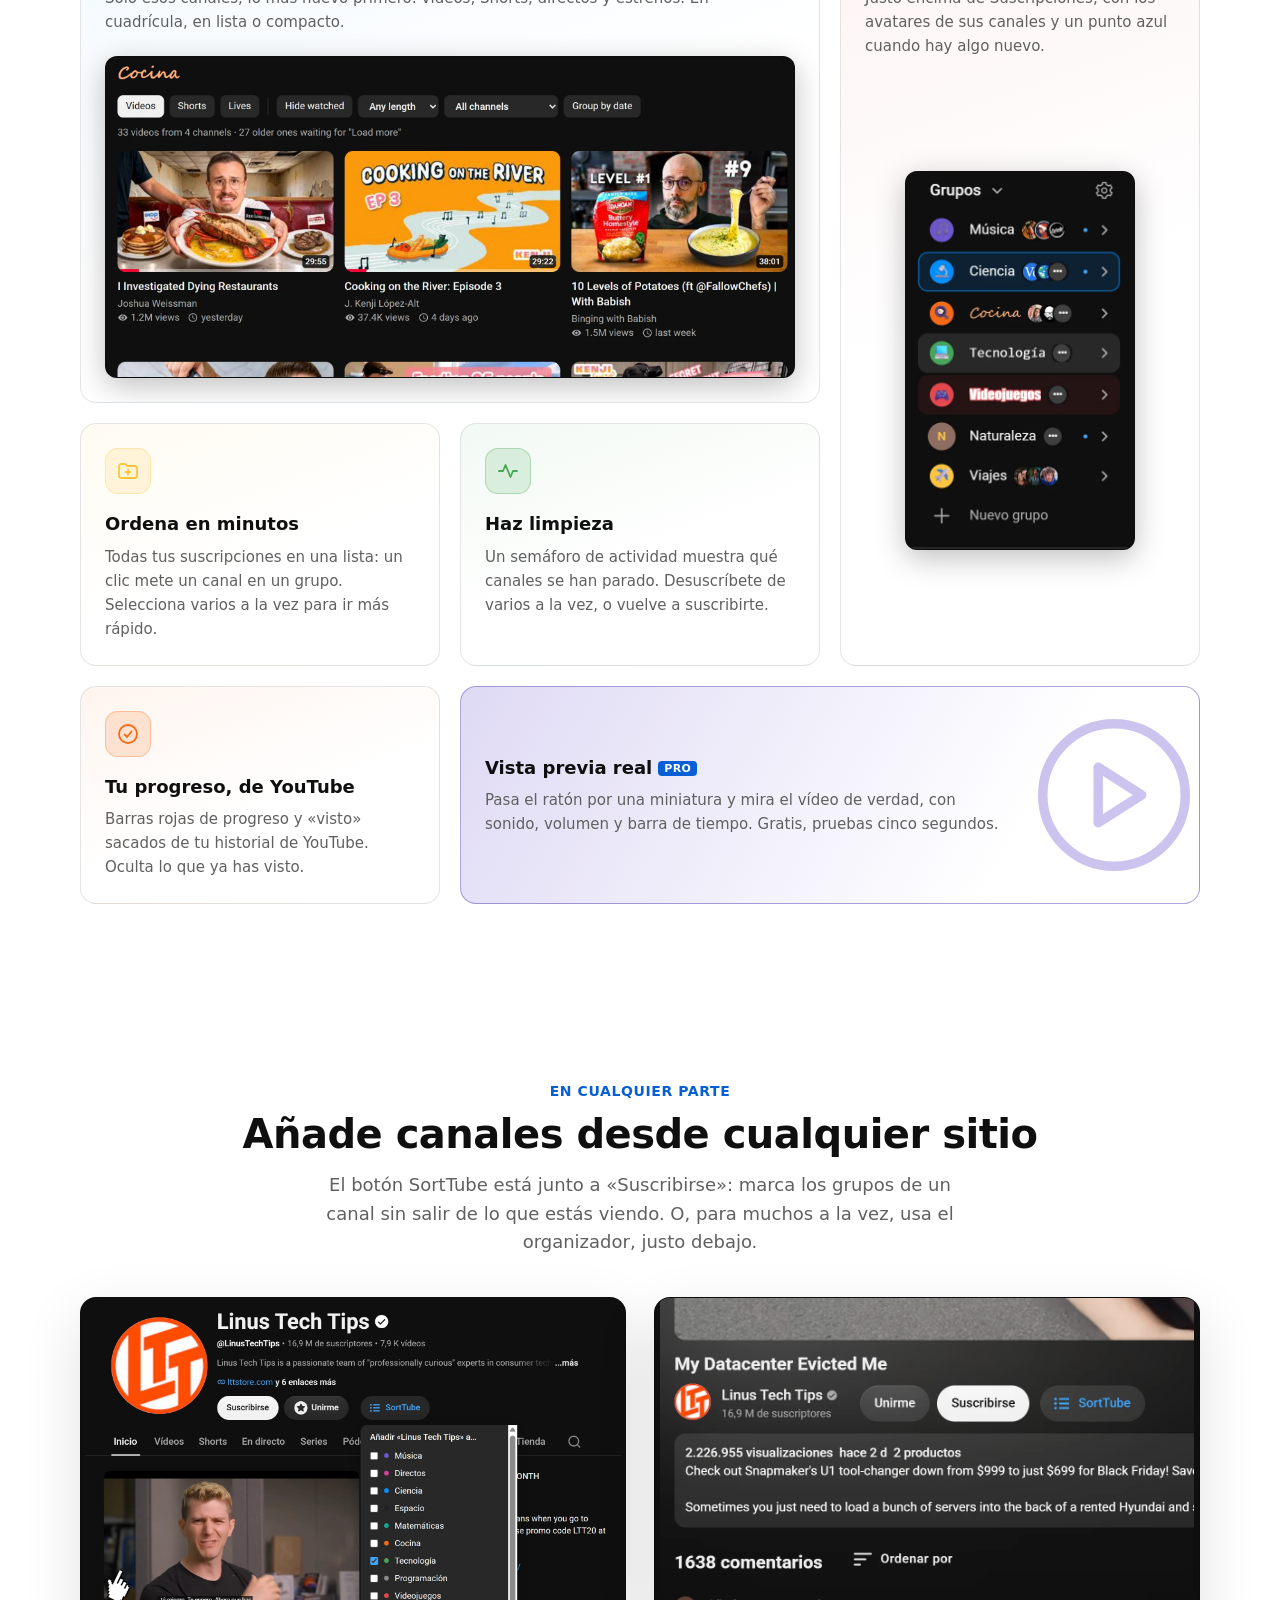
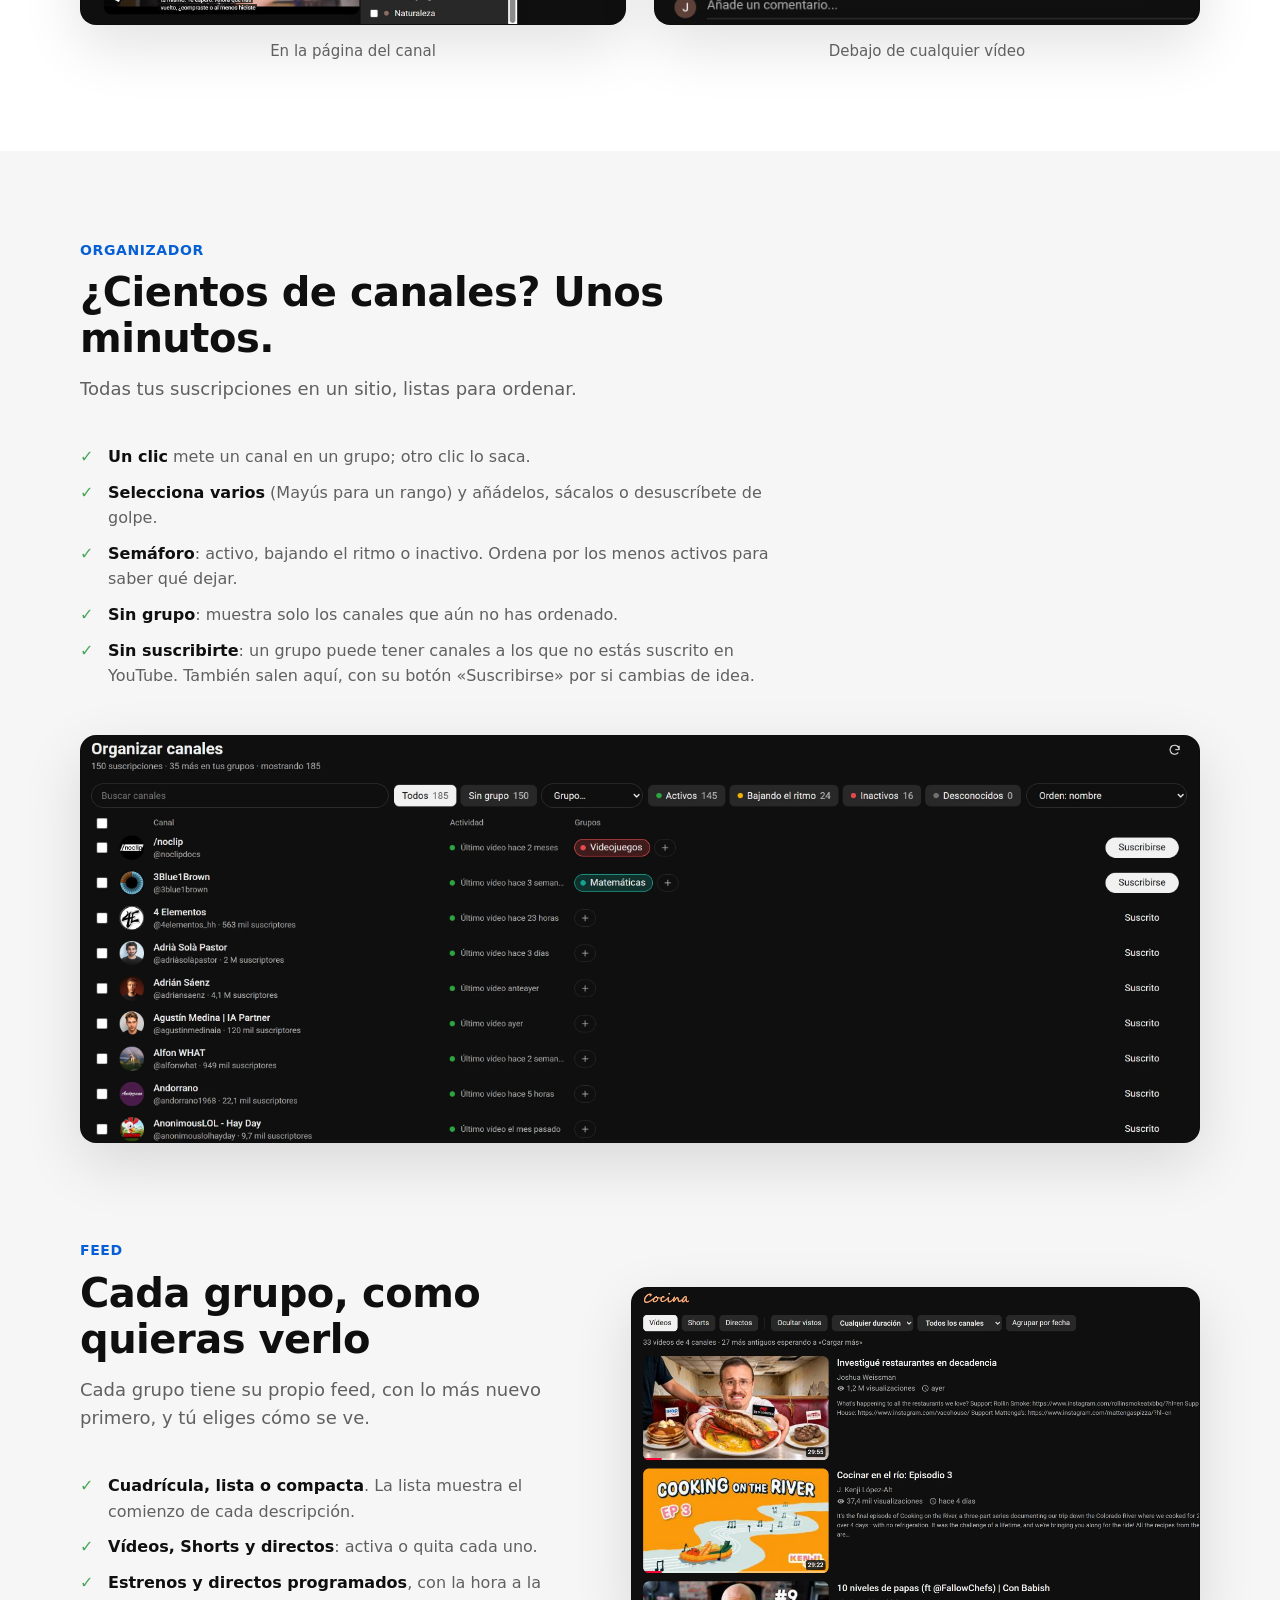
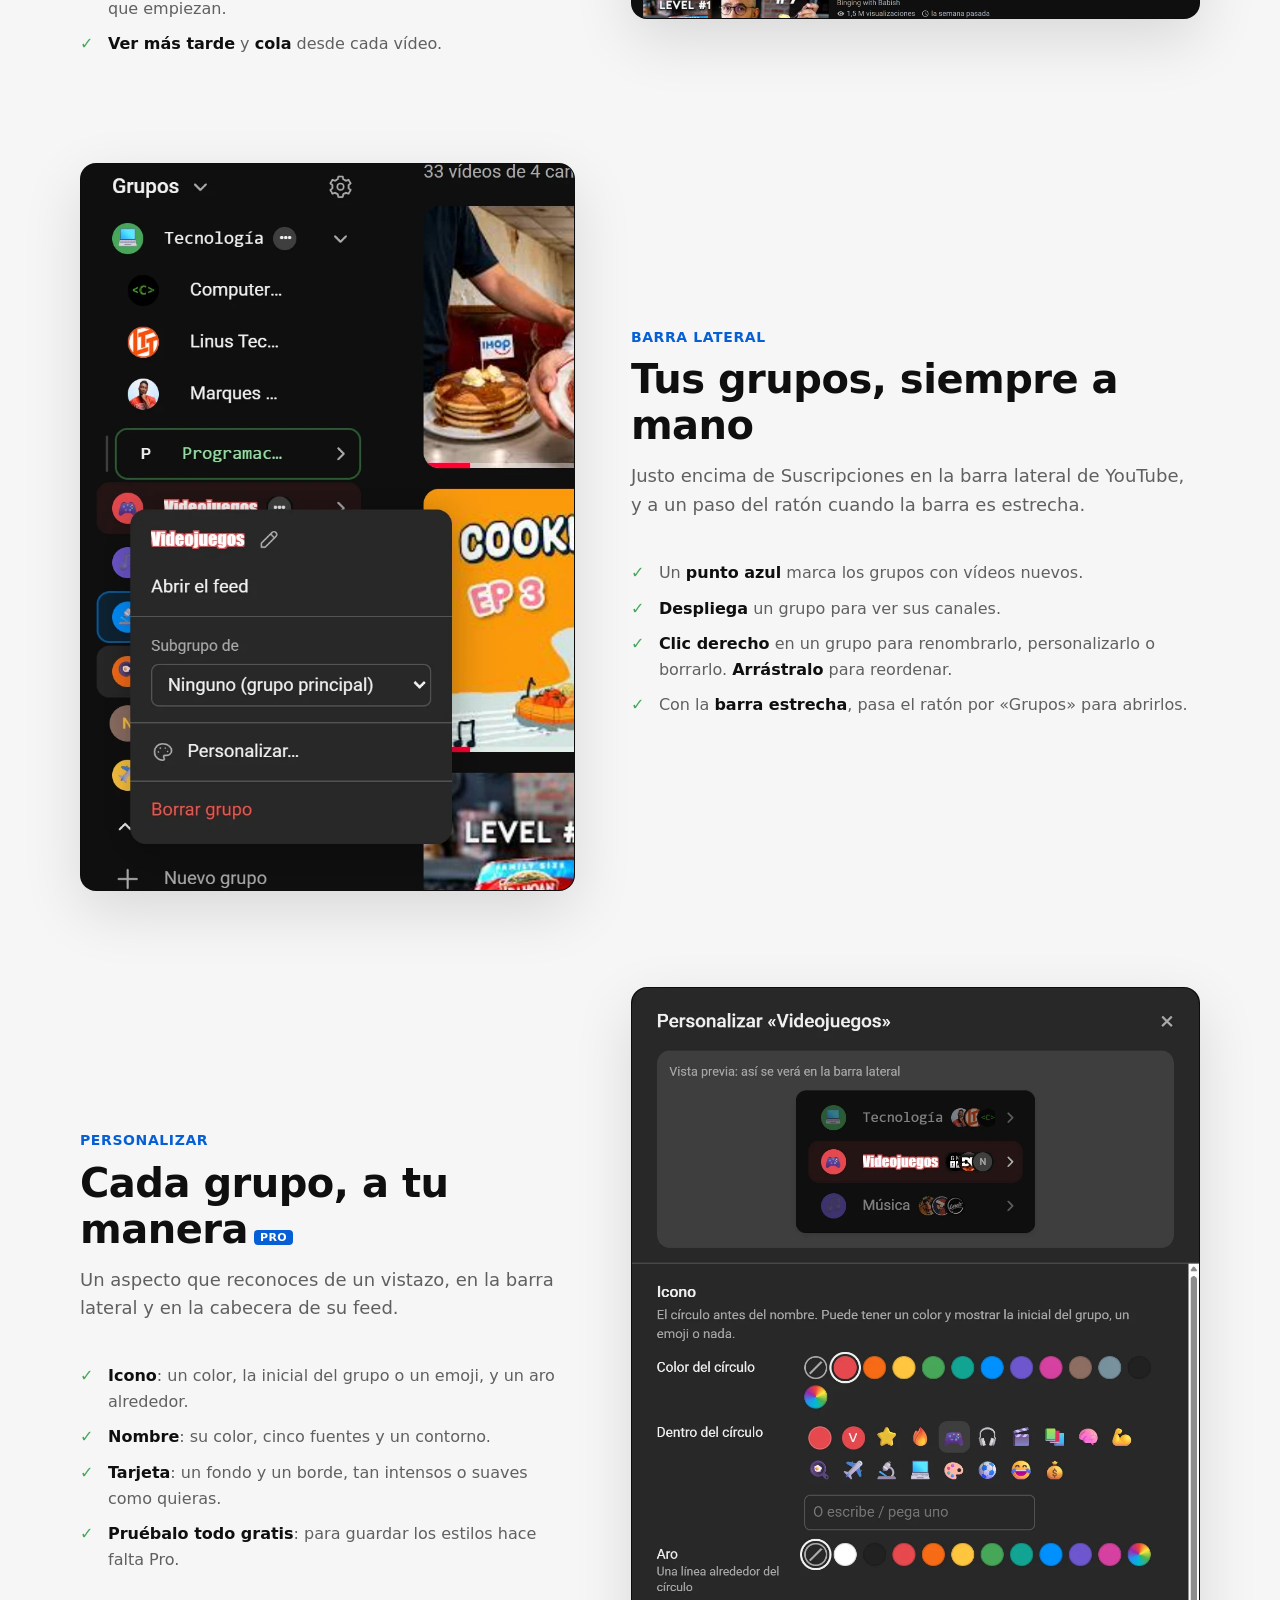
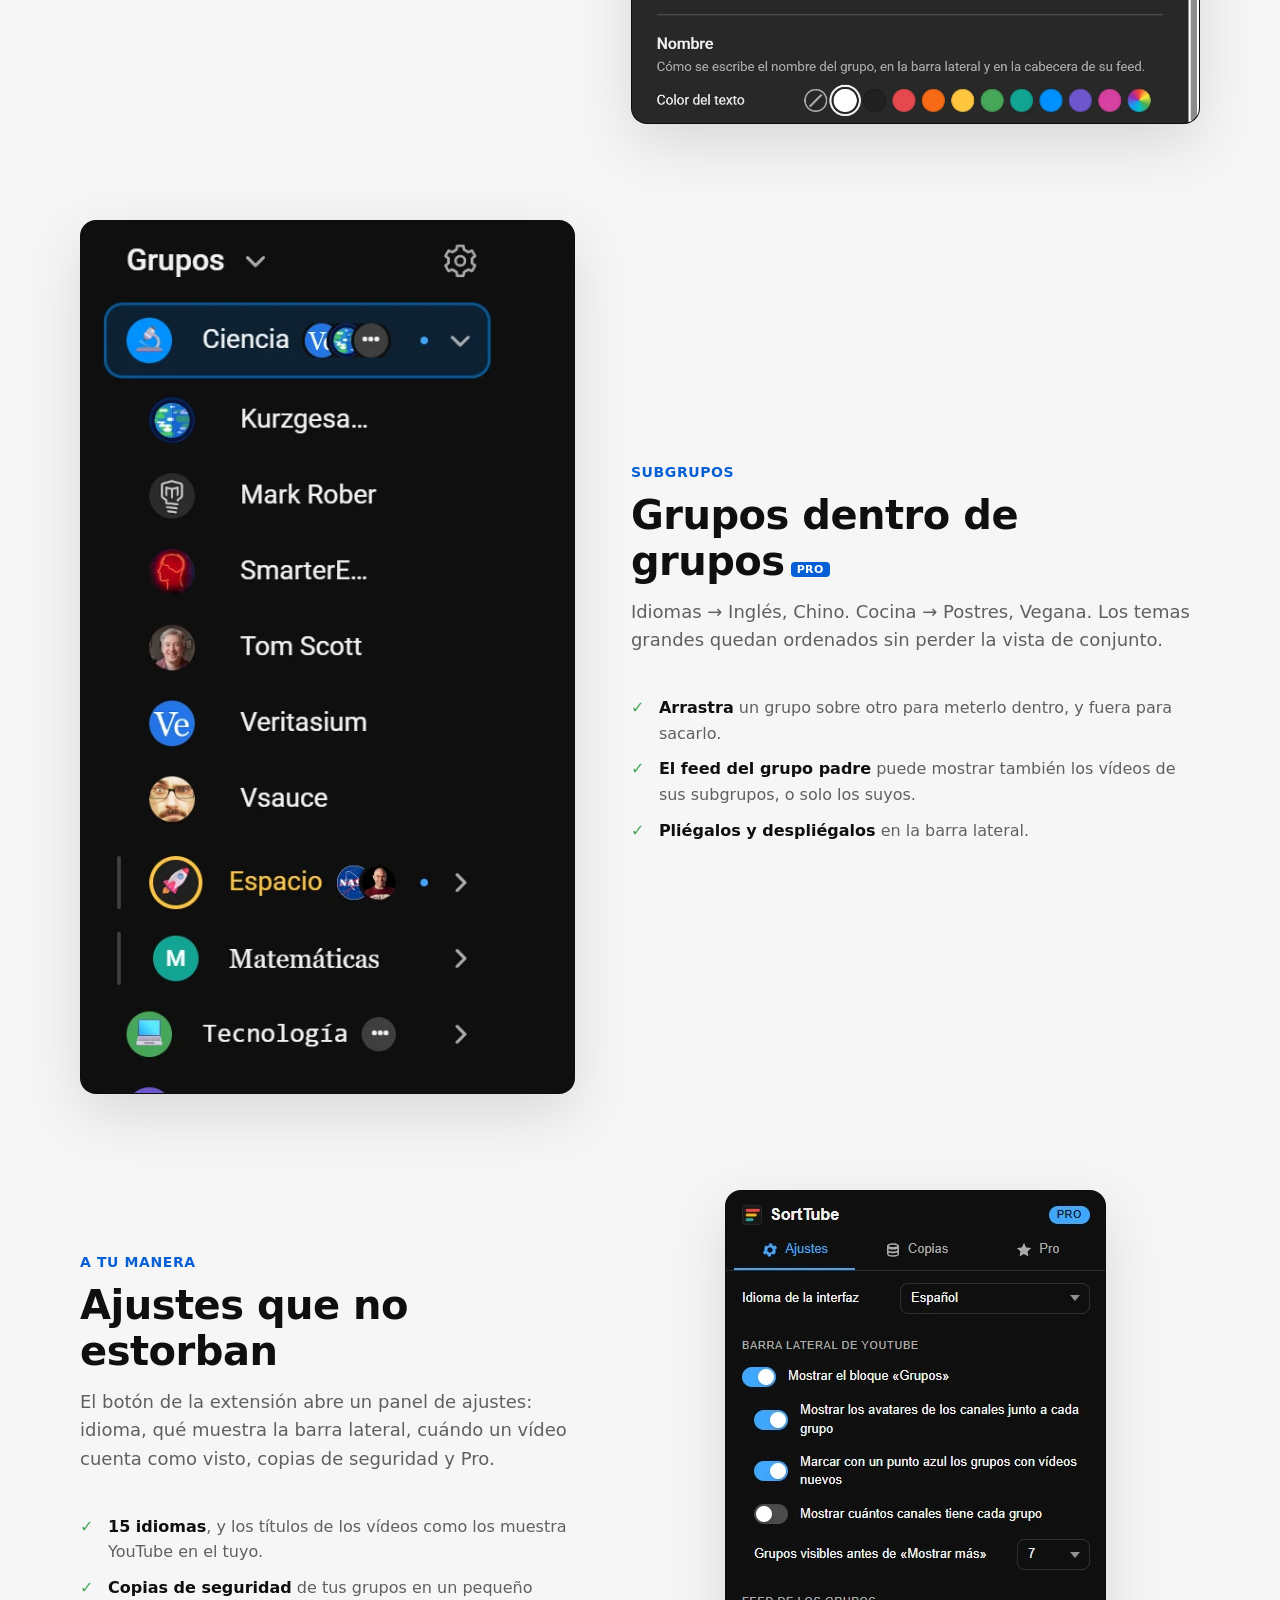
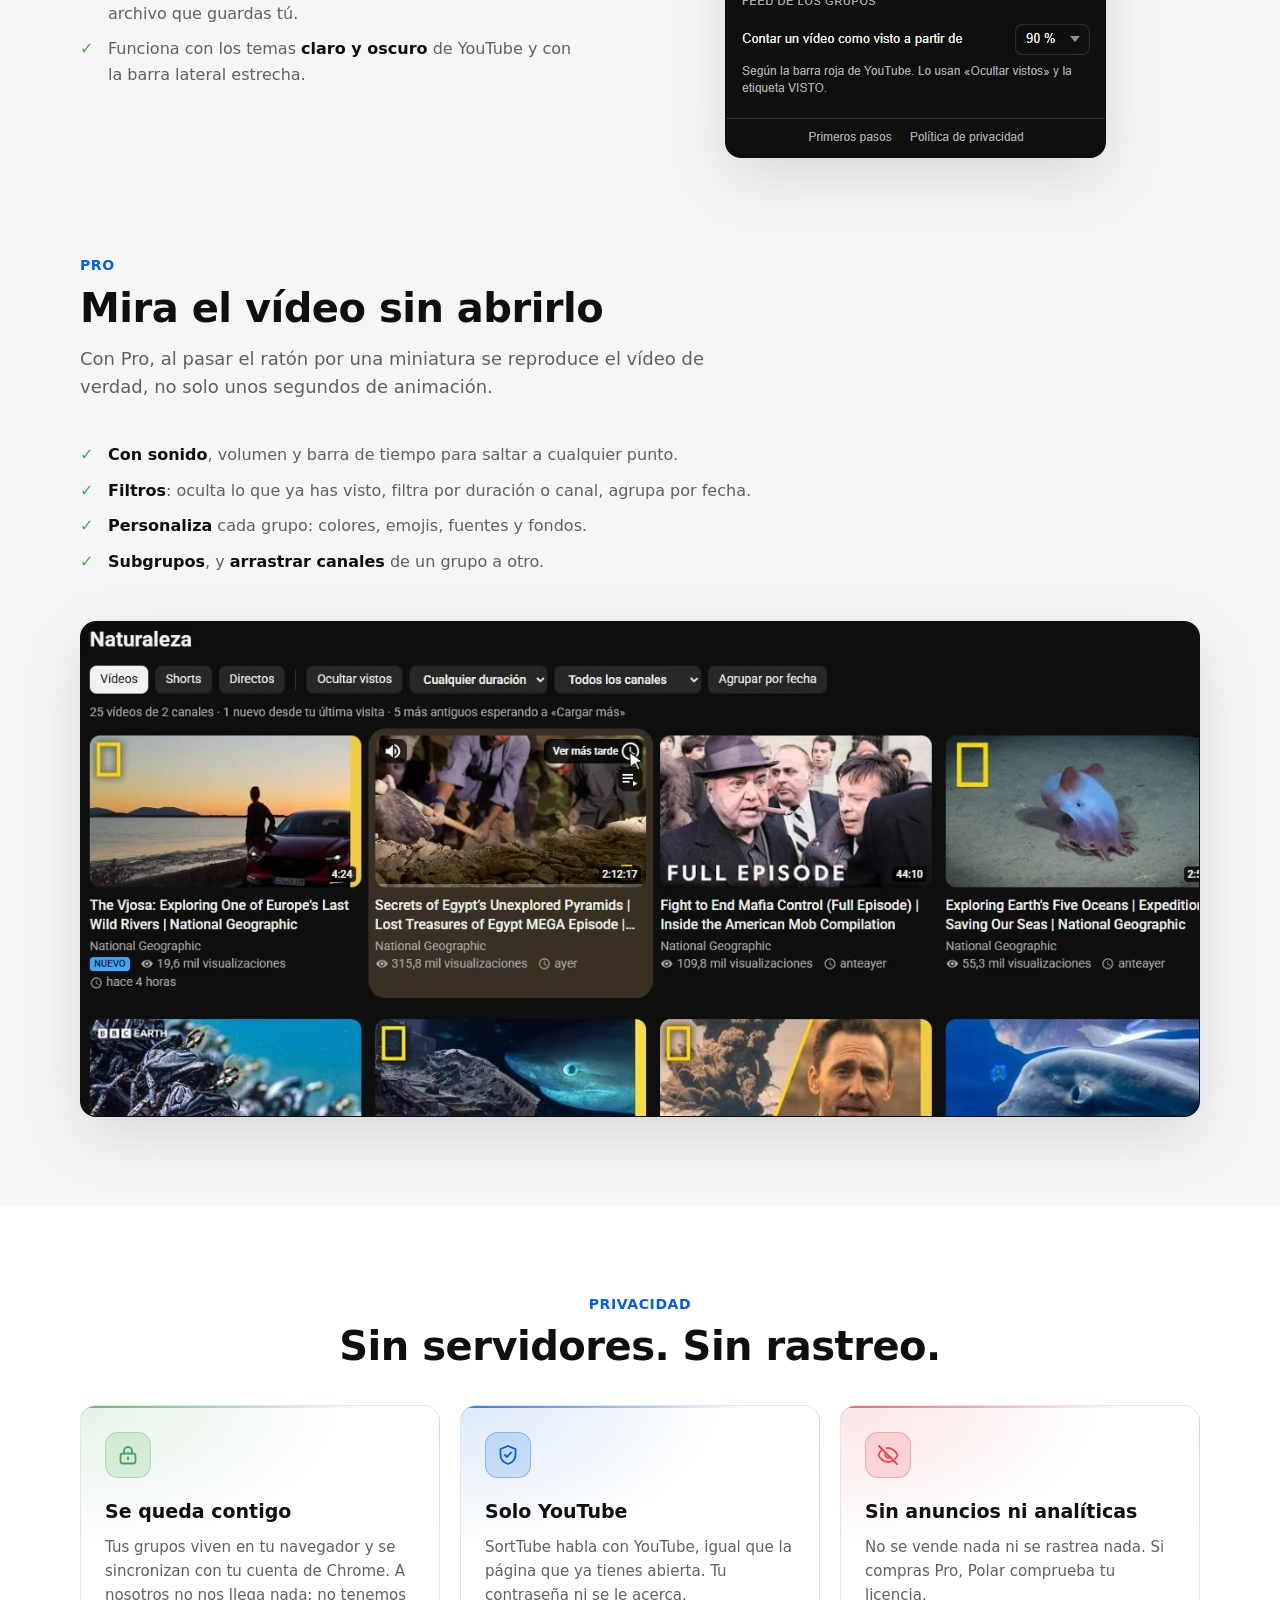
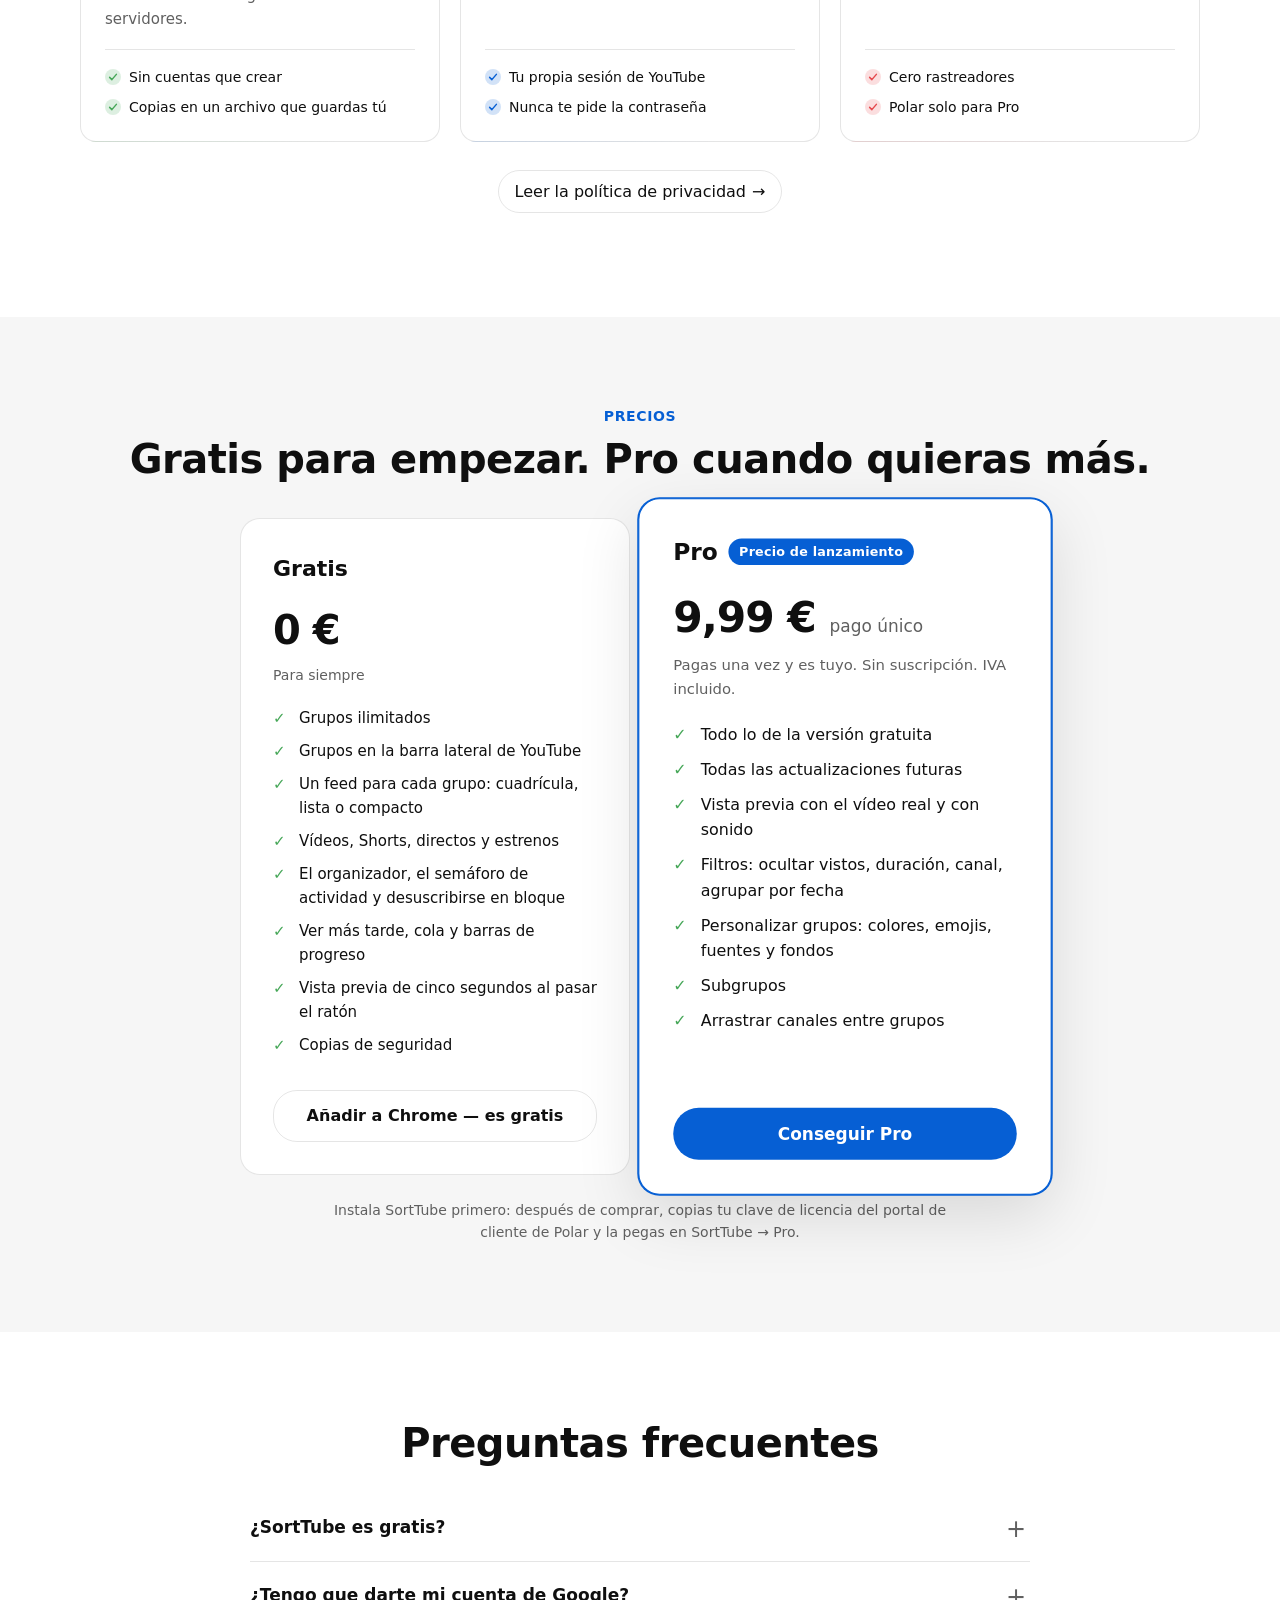
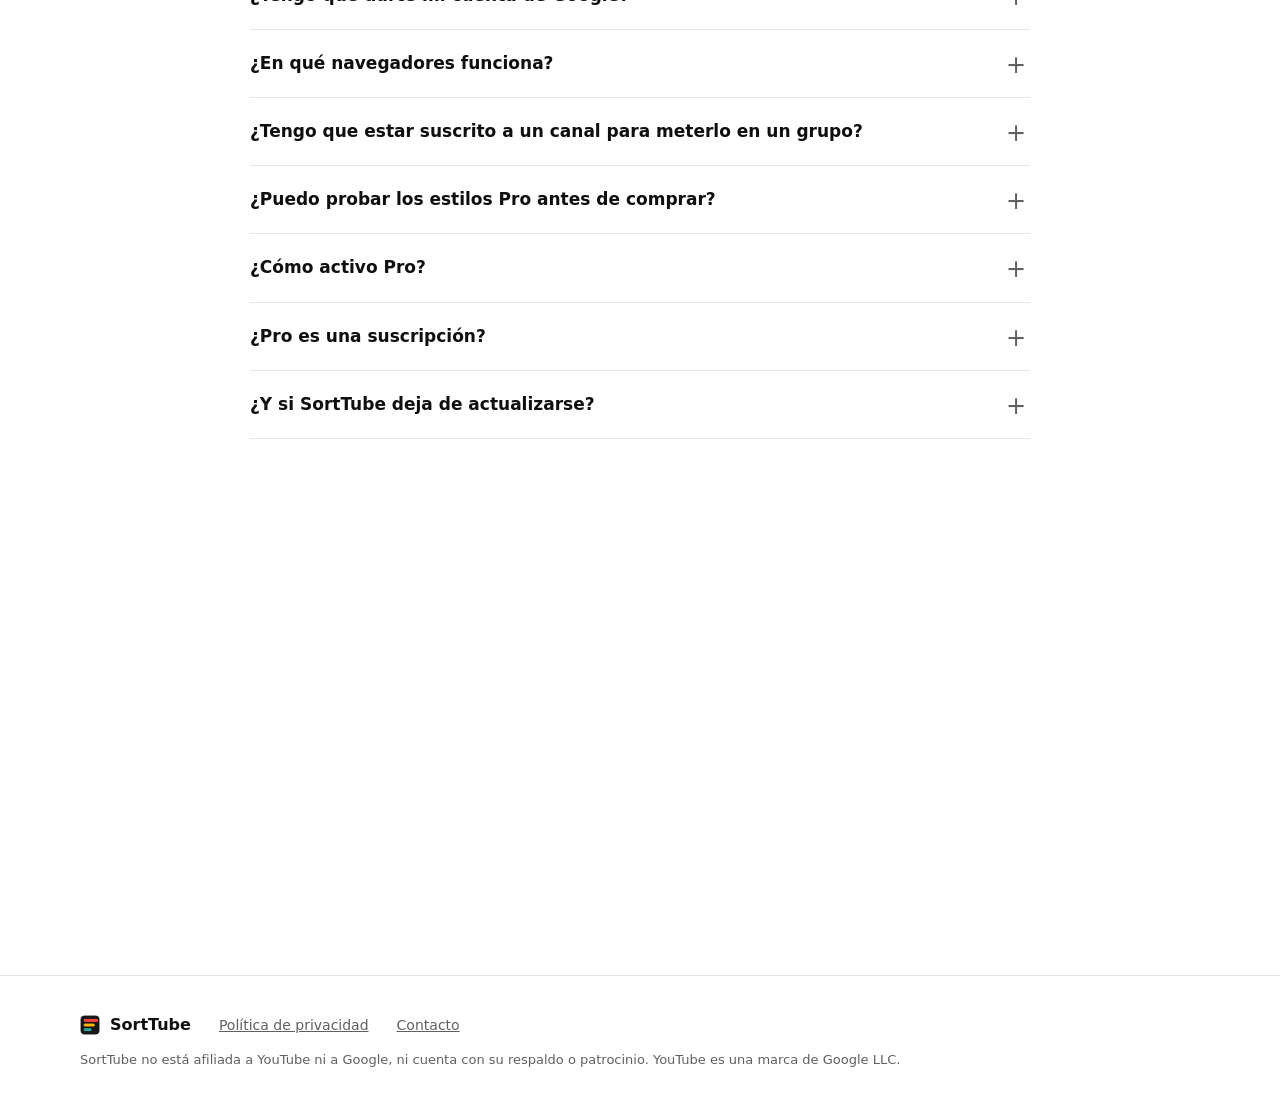
<file: es/index.html>
<!doctype html>
<html lang="es">
  <head>
    <meta charset="utf-8" />
    <meta name="viewport" content="width=device-width, initial-scale=1" />
    <title>SortTube — Organiza tus suscripciones de YouTube en grupos</title>
    <meta name="description" content="SortTube ordena tus suscripciones de YouTube en grupos (Noticias, Música, Aprender…) y da a cada grupo su propio feed, dentro del propio YouTube. Gratis, sin cuentas y sin rastreo." />
    <meta property="og:title" content="SortTube — Organiza tus suscripciones de YouTube en grupos" />
    <meta property="og:description" content="SortTube ordena tus suscripciones de YouTube en grupos (Noticias, Música, Aprender…) y da a cada grupo su propio feed, dentro del propio YouTube. Gratis, sin cuentas y sin rastreo." />
    <meta property="og:type" content="website" />
    <link rel="canonical" href="https://sorttube.app/es/" />
    <link rel="alternate" hreflang="en" href="https://sorttube.app/" />
    <link rel="alternate" hreflang="es" href="https://sorttube.app/es/" />
    <link rel="alternate" hreflang="x-default" href="https://sorttube.app/" />
    <link rel="icon" href="../assets/icon-32.png" />
    <link rel="stylesheet" href="../assets/style.css" />
    <script>document.documentElement.classList.add("js");</script>
  </head>
  <body>
    <header class="top">
      <div class="wrap">
        <a class="brand" href="./"><img src="../assets/icon-128.png" alt="" width="30" height="30" /> SortTube</a>
        <nav>
          <a class="hide-sm" href="#features">Funciones</a>
          <a href="#pricing">Precios</a>
          <a class="hide-sm" href="#faq">Preguntas</a>
        </nav>
        <div class="langs">
          <a href="../" hreflang="en" lang="en" data-lang-choice="en" title="English" aria-label="English"><svg viewBox="0 0 60 30" preserveAspectRatio="xMidYMid slice" aria-hidden="true"><clipPath id="flag-uk"><path d="M30,15h30v15zv15h-30zh-30v-15zv-15h30z"/></clipPath><rect width="60" height="30" fill="#012169"/><path d="M0,0L60,30M60,0L0,30" stroke="#fff" stroke-width="6"/><path d="M0,0L60,30M60,0L0,30" clip-path="url(#flag-uk)" stroke="#c8102e" stroke-width="4"/><path d="M30,0v30M0,15h60" stroke="#fff" stroke-width="10"/><path d="M30,0v30M0,15h60" stroke="#c8102e" stroke-width="6"/></svg></a>
          <a href="./" hreflang="es" lang="es" data-lang-choice="es" title="Español" aria-label="Español" aria-current="page"><svg viewBox="0 0 3 2" aria-hidden="true"><rect width="3" height="2" fill="#aa151b"/><rect y="0.5" width="3" height="1" fill="#f1bf00"/></svg></a>
        </div>
      </div>
    </header>

    <main>
      <div class="hero">
        <div class="wrap">
          <h1>Tus suscripciones de YouTube, <em>por fin ordenadas</em></h1>
          <p class="lead">SortTube reparte tus canales en grupos —Noticias, Música, Aprender…— y da a cada grupo su propio feed, dentro del propio YouTube.</p>
          <div class="actions">
            <a class="btn primary" href="https://chromewebstore.google.com/detail/sorttube/mfifnegbjaopjaigdodmpoejmfbdalpd" target="_blank" rel="noopener">Añadir a Chrome — es gratis</a>
            <a class="btn ghost" href="#features">Ver qué hace</a>
          </div>
          <p class="small">Gratis · Funciona en Chrome, Edge y Brave · Sin cuentas ni rastreo</p>

          <figure class="shot shot-hero">
            <div class="shot-bar" aria-hidden="true"><i></i><i></i><i></i><span>youtube.com</span></div>
            <img src="../assets/web-feed-es.webp" width="1900" height="850" alt="YouTube con SortTube: el bloque Grupos en la barra lateral y el feed de un grupo" />
          </figure>
        </div>
      </div>

      <section id="features">
        <div class="wrap">
          <div class="center">
            <p class="kicker">Funciones</p>
            <h2>Todo lo que sigues, en orden</h2>
            <p class="section-lead">El feed de Suscripciones de YouTube lo mezcla todo. Con SortTube eliges qué ver y cuándo.</p>
          </div>
          <div class="features bento">
            <div class="feature wide" style="--tint:#3ea6ff">
              <div class="ico"><svg viewBox="0 0 24 24" fill="none" stroke="currentColor" stroke-width="1.8" stroke-linecap="round" stroke-linejoin="round" aria-hidden="true"><rect x="3" y="5" width="18" height="14" rx="2.5"/><path d="m10 9 5 3-5 3z"/></svg></div><h3>Un feed para cada grupo</h3><p>Solo esos canales, lo más nuevo primero: vídeos, Shorts, directos y estrenos. En cuadrícula, en lista o compacto.</p>
              <div class="media media-wide"><img src="../assets/web-feed_top-es.webp" width="990" height="460" alt="" loading="lazy" /></div>
            </div>
            <div class="feature tall" style="--tint:#e5484d">
              <div class="ico"><svg viewBox="0 0 24 24" fill="none" stroke="currentColor" stroke-width="1.8" stroke-linecap="round" stroke-linejoin="round" aria-hidden="true"><rect x="3" y="4" width="18" height="16" rx="2.5"/><path d="M9 4v16"/><path d="M5.5 8.5h1M5.5 12h1M5.5 15.5h1"/></svg></div><h3>Grupos en la barra lateral</h3><p>Justo encima de Suscripciones, con los avatares de sus canales y un punto azul cuando hay algo nuevo.</p>
              <div class="media media-tall"><img src="../assets/web-sidebar-es.webp" width="230" height="380" alt="" loading="lazy" /></div>
            </div>
            <div class="feature" style="--tint:#ffc53d"><div class="ico"><svg viewBox="0 0 24 24" fill="none" stroke="currentColor" stroke-width="1.8" stroke-linecap="round" stroke-linejoin="round" aria-hidden="true"><path d="M3 7.5A2.5 2.5 0 0 1 5.5 5H9l2 2h7.5A2.5 2.5 0 0 1 21 9.5v7a2.5 2.5 0 0 1-2.5 2.5h-13A2.5 2.5 0 0 1 3 16.5z"/><path d="M12 10.5v5M9.5 13h5"/></svg></div><h3>Ordena en minutos</h3><p>Todas tus suscripciones en una lista: un clic mete un canal en un grupo. Selecciona varios a la vez para ir más rápido.</p></div>
            <div class="feature" style="--tint:#46a758"><div class="ico"><svg viewBox="0 0 24 24" fill="none" stroke="currentColor" stroke-width="1.8" stroke-linecap="round" stroke-linejoin="round" aria-hidden="true"><path d="M3 12h4l2.5-6 5 12 2.5-6h4"/></svg></div><h3>Haz limpieza</h3><p>Un semáforo de actividad muestra qué canales se han parado. Desuscríbete de varios a la vez, o vuelve a suscribirte.</p></div>
            <div class="feature" style="--tint:#f76b15"><div class="ico"><svg viewBox="0 0 24 24" fill="none" stroke="currentColor" stroke-width="1.8" stroke-linecap="round" stroke-linejoin="round" aria-hidden="true"><circle cx="12" cy="12" r="9"/><path d="m8.5 12.5 2.5 2.5 4.5-5.5"/></svg></div><h3>Tu progreso, de YouTube</h3><p>Barras rojas de progreso y «visto» sacados de tu historial de YouTube. Oculta lo que ya has visto.</p></div>
            <div class="feature wide pro" style="--tint:#6e56cf">
              <h3>Vista previa real<span class="tag-pro">PRO</span></h3><p>Pasa el ratón por una miniatura y mira el vídeo de verdad, con sonido, volumen y barra de tiempo. Gratis, pruebas cinco segundos.</p>
              <div class="pro-art" aria-hidden="true"><svg viewBox="0 0 24 24" fill="none" stroke="currentColor" stroke-width="1.8" stroke-linecap="round" stroke-linejoin="round" aria-hidden="true"><circle cx="12" cy="12" r="9"/><path d="m10 8.5 5.5 3.5-5.5 3.5z"/></svg></div>
            </div>
          </div>
        </div>
      </section>

      <section id="anywhere">
        <div class="wrap">
          <div class="center">
            <p class="kicker">En cualquier parte</p>
            <h2>Añade canales desde cualquier sitio</h2>
            <p class="section-lead">El botón SortTube está junto a «Suscribirse»: marca los grupos de un canal sin salir de lo que estás viendo. O, para muchos a la vez, usa el organizador, justo debajo.</p>
          </div>
          <div class="anywhere">
            <figure>
              <div class="shot"><img src="../assets/web-add_from_channel-es.webp" width="890" height="540" alt="La página de un canal con el menú de SortTube abierto para añadirlo a grupos" loading="lazy" /></div>
              <figcaption>En la página del canal</figcaption>
            </figure>
            <figure>
              <div class="shot"><img src="../assets/web-add_from_video-es.webp" width="590" height="360" alt="Debajo de un vídeo, el menú de SortTube para añadir su canal a grupos" loading="lazy" /></div>
              <figcaption>Debajo de cualquier vídeo</figcaption>
            </figure>
          </div>
        </div>
      </section>

      <section class="soft">
        <div class="wrap">
          <div class="row stack">
            <div>
              <p class="kicker">Organizador</p>
              <h2>¿Cientos de canales? Unos minutos.</h2>
              <p class="section-lead">Todas tus suscripciones en un sitio, listas para ordenar.</p>
              <ul><li><strong>Un clic</strong> mete un canal en un grupo; otro clic lo saca.</li><li><strong>Selecciona varios</strong> (Mayús para un rango) y añádelos, sácalos o desuscríbete de golpe.</li><li><strong>Semáforo</strong>: activo, bajando el ritmo o inactivo. Ordena por los menos activos para saber qué dejar.</li><li><strong>Sin grupo</strong>: muestra solo los canales que aún no has ordenado.</li><li><strong>Sin suscribirte</strong>: un grupo puede tener canales a los que no estás suscrito en YouTube. También salen aquí, con su botón «Suscribirse» por si cambias de idea.</li></ul>
            </div>
            <figure class="shot shot-wide">
              <img src="../assets/web-organizer-es.webp" width="1650" height="600" alt="El organizador de SortTube: todas las suscripciones con sus grupos y su actividad" loading="lazy" />
            </figure>
          </div>

          <div class="row">
            <div>
              <p class="kicker">Feed</p>
              <h2>Cada grupo, como quieras verlo</h2>
              <p class="section-lead">Cada grupo tiene su propio feed, con lo más nuevo primero, y tú eliges cómo se ve.</p>
              <ul><li><strong>Cuadrícula, lista o compacta</strong>. La lista muestra el comienzo de cada descripción.</li><li><strong>Vídeos, Shorts y directos</strong>: activa o quita cada uno.</li><li><strong>Estrenos y directos programados</strong>, con la hora a la que empiezan.</li><li><strong>Ver más tarde</strong> y <strong>cola</strong> desde cada vídeo.</li></ul>
            </div>
            <figure class="shot">
              <img src="../assets/web-feed_list-es.webp" width="1100" height="640" alt="El feed de un grupo en vista de lista, con el comienzo de la descripción de cada vídeo" loading="lazy" />
            </figure>
          </div>

          <div class="row flip">
            <div>
              <p class="kicker">Barra lateral</p>
              <h2>Tus grupos, siempre a mano</h2>
              <p class="section-lead">Justo encima de Suscripciones en la barra lateral de YouTube, y a un paso del ratón cuando la barra es estrecha.</p>
              <ul><li>Un <strong>punto azul</strong> marca los grupos con vídeos nuevos.</li><li><strong>Despliega</strong> un grupo para ver sus canales.</li><li><strong>Clic derecho</strong> en un grupo para renombrarlo, personalizarlo o borrarlo. <strong>Arrástralo</strong> para reordenar.</li><li>Con la <strong>barra estrecha</strong>, pasa el ratón por «Grupos» para abrirlos.</li></ul>
            </div>
            <figure class="shot shot-small">
              <img src="../assets/web-sidebar_menu-es.webp" width="380" height="560" alt="El bloque Grupos en la barra lateral de YouTube, con el menú de un grupo abierto" loading="lazy" />
            </figure>
          </div>

          <div class="row">
            <div>
              <p class="kicker">Personalizar</p>
              <h2>Cada grupo, a tu manera<span class="tag-pro">PRO</span></h2>
              <p class="section-lead">Un aspecto que reconoces de un vistazo, en la barra lateral y en la cabecera de su feed.</p>
              <ul><li><strong>Icono</strong>: un color, la inicial del grupo o un emoji, y un aro alrededor.</li><li><strong>Nombre</strong>: su color, cinco fuentes y un contorno.</li><li><strong>Tarjeta</strong>: un fondo y un borde, tan intensos o suaves como quieras.</li><li><strong>Pruébalo todo gratis</strong>: para guardar los estilos hace falta Pro.</li></ul>
            </div>
            <figure class="shot shot-small">
              <img src="../assets/web-customize-es.webp" width="540" height="700" alt="La ventana Personalizar de un grupo: icono, nombre y tarjeta, con una vista previa arriba" loading="lazy" />
            </figure>
          </div>

          <div class="row flip">
            <div>
              <p class="kicker">Subgrupos</p>
              <h2>Grupos dentro de grupos<span class="tag-pro">PRO</span></h2>
              <p class="section-lead">Idiomas → Inglés, Chino. Cocina → Postres, Vegana. Los temas grandes quedan ordenados sin perder la vista de conjunto.</p>
              <ul><li><strong>Arrastra</strong> un grupo sobre otro para meterlo dentro, y fuera para sacarlo.</li><li><strong>El feed del grupo padre</strong> puede mostrar también los vídeos de sus subgrupos, o solo los suyos.</li><li><strong>Pliégalos y despliégalos</strong> en la barra lateral.</li></ul>
            </div>
            <figure class="shot shot-small">
              <img src="../assets/web-subgroups-es.webp" width="260" height="460" alt="Un grupo desplegado en la barra lateral, con sus subgrupos dentro" loading="lazy" />
            </figure>
          </div>

          <div class="row">
            <div>
              <p class="kicker">A tu manera</p>
              <h2>Ajustes que no estorban</h2>
              <p class="section-lead">El botón de la extensión abre un panel de ajustes: idioma, qué muestra la barra lateral, cuándo un vídeo cuenta como visto, copias de seguridad y Pro.</p>
              <ul><li><strong>15 idiomas</strong>, y los títulos de los vídeos como los muestra YouTube en el tuyo.</li><li><strong>Copias de seguridad</strong> de tus grupos en un pequeño archivo que guardas tú.</li><li>Funciona con los temas <strong>claro y oscuro</strong> de YouTube y con la barra lateral estrecha.</li></ul>
            </div>
            <figure class="shot shot-small">
              <img src="../assets/web-popup-es.webp" width="379" height="566" alt="El popup de ajustes de SortTube" loading="lazy" />
            </figure>
          </div>

          <div class="row stack" id="pro-preview">
            <div>
              <p class="kicker">Pro</p>
              <h2>Mira el vídeo sin abrirlo</h2>
              <p class="section-lead">Con Pro, al pasar el ratón por una miniatura se reproduce el vídeo de verdad, no solo unos segundos de animación.</p>
              <ul><li><strong>Con sonido</strong>, volumen y barra de tiempo para saltar a cualquier punto.</li><li><strong>Filtros</strong>: oculta lo que ya has visto, filtra por duración o canal, agrupa por fecha.</li><li><strong>Personaliza</strong> cada grupo: colores, emojis, fuentes y fondos.</li><li><strong>Subgrupos</strong>, y <strong>arrastrar canales</strong> de un grupo a otro.</li></ul>
            </div>
            <figure class="shot shot-wide">
              <video src="../assets/web-preview_pro-es.mp4" poster="../assets/web-preview_pro-es.webp" width="1280" height="566" autoplay muted loop playsinline preload="metadata" aria-label="Al pasar el ratón por las miniaturas del feed de un grupo, se reproduce cada vídeo"></video>
            </figure>
          </div>
        </div>
      </section>

      <section>
        <div class="wrap">
          <div class="center">
            <p class="kicker">Privacidad</p>
            <h2>Sin servidores. Sin rastreo.</h2>
          </div>
          <div class="privacy-band">
            <div class="pv" style="--tint: var(--brand-3)">
              <span class="ico"><svg viewBox="0 0 24 24" fill="none" stroke="currentColor" stroke-width="1.8" stroke-linecap="round" stroke-linejoin="round" aria-hidden="true"><rect x="4.5" y="10.5" width="15" height="10" rx="2.5"/><path d="M8 10.5V8a4 4 0 0 1 8 0v2.5"/><path d="M12 14.5v2"/></svg></span>
              <h3>Se queda contigo</h3>
              <p>Tus grupos viven en tu navegador y se sincronizan con tu cuenta de Chrome. A nosotros no nos llega nada: no tenemos servidores.</p>
              <ul><li><svg viewBox="0 0 16 16" fill="none" stroke="currentColor" stroke-width="2" stroke-linecap="round" stroke-linejoin="round" aria-hidden="true"><path d="m3.5 8.5 3 3 6-7"/></svg>Sin cuentas que crear</li><li><svg viewBox="0 0 16 16" fill="none" stroke="currentColor" stroke-width="2" stroke-linecap="round" stroke-linejoin="round" aria-hidden="true"><path d="m3.5 8.5 3 3 6-7"/></svg>Copias en un archivo que guardas tú</li></ul>
            </div>
            <div class="pv" style="--tint: var(--accent)">
              <span class="ico"><svg viewBox="0 0 24 24" fill="none" stroke="currentColor" stroke-width="1.8" stroke-linecap="round" stroke-linejoin="round" aria-hidden="true"><path d="M12 3 4.5 6v5.5c0 4.6 3.2 8.2 7.5 9.5 4.3-1.3 7.5-4.9 7.5-9.5V6z"/><path d="m9 12 2 2 4-4.5"/></svg></span>
              <h3>Solo YouTube</h3>
              <p>SortTube habla con YouTube, igual que la página que ya tienes abierta. Tu contraseña ni se le acerca.</p>
              <ul><li><svg viewBox="0 0 16 16" fill="none" stroke="currentColor" stroke-width="2" stroke-linecap="round" stroke-linejoin="round" aria-hidden="true"><path d="m3.5 8.5 3 3 6-7"/></svg>Tu propia sesión de YouTube</li><li><svg viewBox="0 0 16 16" fill="none" stroke="currentColor" stroke-width="2" stroke-linecap="round" stroke-linejoin="round" aria-hidden="true"><path d="m3.5 8.5 3 3 6-7"/></svg>Nunca te pide la contraseña</li></ul>
            </div>
            <div class="pv" style="--tint: var(--brand-1)">
              <span class="ico"><svg viewBox="0 0 24 24" fill="none" stroke="currentColor" stroke-width="1.8" stroke-linecap="round" stroke-linejoin="round" aria-hidden="true"><path d="M3 3l18 18"/><path d="M10.6 5.1A10 10 0 0 1 12 5c5 0 8.5 4.2 9.5 7-.4 1.1-1.2 2.5-2.4 3.8"/><path d="M6.6 6.6C4.6 7.9 3.1 10 2.5 12c1 2.8 4.5 7 9.5 7 1.8 0 3.4-.5 4.8-1.3"/><path d="M9.9 9.9a3 3 0 0 0 4.2 4.2"/></svg></span>
              <h3>Sin anuncios ni analíticas</h3>
              <p>No se vende nada ni se rastrea nada. Si compras Pro, Polar comprueba tu licencia.</p>
              <ul><li><svg viewBox="0 0 16 16" fill="none" stroke="currentColor" stroke-width="2" stroke-linecap="round" stroke-linejoin="round" aria-hidden="true"><path d="m3.5 8.5 3 3 6-7"/></svg>Cero rastreadores</li><li><svg viewBox="0 0 16 16" fill="none" stroke="currentColor" stroke-width="2" stroke-linecap="round" stroke-linejoin="round" aria-hidden="true"><path d="m3.5 8.5 3 3 6-7"/></svg>Polar solo para Pro</li></ul>
            </div>
          </div>
          <p class="center pv-more"><a class="pv-link" href="../privacy/#es">Leer la política de privacidad <span aria-hidden="true">→</span></a></p>
        </div>
      </section>

      <section id="pricing" class="soft">
        <div class="wrap center">
          <p class="kicker">Precios</p>
          <h2>Gratis para empezar. Pro cuando quieras más.</h2>
          <div class="plans" style="margin-top:36px">
            <div class="plan">
              <h3>Gratis</h3>
              <div class="price">0 €</div>
              <p class="note">Para siempre</p>
              <ul><li>Grupos ilimitados</li><li>Grupos en la barra lateral de YouTube</li><li>Un feed para cada grupo: cuadrícula, lista o compacto</li><li>Vídeos, Shorts, directos y estrenos</li><li>El organizador, el semáforo de actividad y desuscribirse en bloque</li><li>Ver más tarde, cola y barras de progreso</li><li>Vista previa de cinco segundos al pasar el ratón</li><li>Copias de seguridad</li></ul>
              <a class="btn ghost" href="https://chromewebstore.google.com/detail/sorttube/mfifnegbjaopjaigdodmpoejmfbdalpd" target="_blank" rel="noopener">Añadir a Chrome — es gratis</a>
            </div>
            <div class="plan pro">
              <h3>Pro <span class="badge">Precio de lanzamiento</span></h3>
              <div class="price">9,99 € <small>pago único</small></div>
              <p class="note">Pagas una vez y es tuyo. Sin suscripción. IVA incluido.</p>
              <ul><li>Todo lo de la versión gratuita</li><li>Todas las actualizaciones futuras</li><li>Vista previa con el vídeo real y con sonido</li><li>Filtros: ocultar vistos, duración, canal, agrupar por fecha</li><li>Personalizar grupos: colores, emojis, fuentes y fondos</li><li>Subgrupos</li><li>Arrastrar canales entre grupos</li></ul>
              <a class="btn primary" href="https://buy.polar.sh/polar_cl_m4E3J1hF7RrKHMGZbD3Gbvx35Ka0yiNS7doP20KNRjk" target="_blank" rel="noopener">Conseguir Pro</a>
            </div>
          </div>
          <p class="plans-after">Instala SortTube primero: después de comprar, copias tu clave de licencia del portal de cliente de Polar y la pegas en SortTube → Pro.</p>
        </div>
      </section>

      <section id="faq">
        <div class="wrap">
          <h2 class="center">Preguntas frecuentes</h2>
          <div class="faq" style="margin-top:28px">
            <details><summary>¿SortTube es gratis?</summary><p>Sí. La versión gratuita tiene todo lo necesario para ordenar y ver tus suscripciones, con todos los grupos que quieras. Pro es opcional.</p></details>
            <details><summary>¿Tengo que darte mi cuenta de Google?</summary><p>No. SortTube usa YouTube en tu propio navegador, con la sesión que ya tienes. Nunca ve tu contraseña y no tiene servidores propios.</p></details>
            <details><summary>¿En qué navegadores funciona?</summary><p>En Chrome y en los navegadores que instalan extensiones de la Chrome Web Store: Edge, Brave, Opera, Vivaldi…</p></details>
            <details><summary>¿Tengo que estar suscrito a un canal para meterlo en un grupo?</summary><p>No. Añade cualquier canal desde su botón SortTube y sus vídeos saldrán en el feed del grupo, sin notificaciones y sin llenar tus suscripciones ni la portada de YouTube. Y si te desuscribes de un canal, sigue en sus grupos.</p></details>
            <details><summary>¿Puedo probar los estilos Pro antes de comprar?</summary><p>Sí. La ventana Personalizar te deja probar cada color, fuente y fondo en tus propios grupos; solo para guardarlos hace falta Pro.</p></details>
            <details><summary>¿Cómo activo Pro?</summary><p>Tras la compra, entra en el portal de cliente de Polar con el correo con el que pagaste y copia tu clave de licencia. Luego pulsa el botón de SortTube en la barra del navegador → Pro → Introducir mi clave de licencia.</p></details>
            <details><summary>¿Pro es una suscripción?</summary><p>No. Pagas 9,99 € una vez y Pro es tuyo, con todas las actualizaciones futuras. No se renueva ni se vuelve a cobrar nada.</p></details>
            <details><summary>¿Y si SortTube deja de actualizarse?</summary><p>Si algún día dejo de mantener SortTube, publicaré una última versión con Pro gratis para todos, para que nadie pierda lo que pagó.</p></details>
            <details><summary>¿Pierdo mis grupos si la desinstalo?</summary><p>Descarga antes una copia de seguridad (ajustes de SortTube → Copias) e impórtala después. Con la sincronización de Chrome, además, vuelven solos en tus otros ordenadores.</p></details>
            <details><summary>¿SortTube es de YouTube?</summary><p>No. SortTube es una extensión independiente, sin relación con YouTube ni con Google.</p></details>
          </div>
        </div>
      </section>

      <div class="final">
        <div class="wrap">
          <h2>Pon orden en YouTube</h2>
          <a class="btn primary" href="https://chromewebstore.google.com/detail/sorttube/mfifnegbjaopjaigdodmpoejmfbdalpd" target="_blank" rel="noopener">Añadir a Chrome — es gratis</a>
        </div>
      </div>
    </main>

    <footer>
      <div class="wrap">
        <a class="brand" href="./" style="font-size:16px"><img src="../assets/icon-32.png" alt="" width="20" height="20" /> SortTube</a>
        <a href="../privacy/#es">Política de privacidad</a>
        <a href="mailto:support@sorttube.app">Contacto</a>
        <span class="fine">SortTube no está afiliada a YouTube ni a Google, ni cuenta con su respaldo o patrocinio. YouTube es una marca de Google LLC.</span>
      </div>
    </footer>

    <script>
      // Remember a language chosen by hand, so the automatic choice on the
      // English page does not undo it.
      document.querySelectorAll("[data-lang-choice]").forEach(function (a) {
        a.addEventListener("click", function () {
          try { localStorage.setItem("sorttube-site-lang", a.dataset.langChoice); } catch (e) {}
        });
      });
      // Sections fade in as they come into view (style.css, "Appear on
      // scroll"); siblings one after another.
      (function () {
        var sel = ".hero h1, .hero .lead, .hero .actions, .hero .small, .shot-hero, section .center > *, " +
          ".feature, .anywhere figure, .row > *, .privacy-band > div, .plan, .plans-after, .faq details, .final .wrap > *";
        var items = document.querySelectorAll(sel);
        items.forEach(function (el) {
          var i = 0;
          for (var s = el.previousElementSibling; s; s = s.previousElementSibling) if (s.matches(sel)) i++;
          el.style.setProperty("--d", Math.min(i, 5) * 0.08 + "s");
        });
        if (!("IntersectionObserver" in window)) {
          items.forEach(function (el) { el.classList.add("in"); });
          return;
        }
        var io = new IntersectionObserver(function (entries) {
          entries.forEach(function (e) {
            if (e.isIntersecting) {
              e.target.classList.add("in");
              io.unobserve(e.target);
            }
          });
        }, { rootMargin: "0px 0px -8% 0px", threshold: 0.12 });
        items.forEach(function (el) { io.observe(el); });
      })();
      // The header gets a shadow once the page is scrolled.
      (function () {
        var top = document.querySelector(".top");
        var update = function () { top.classList.toggle("scrolled", window.scrollY > 8); };
        window.addEventListener("scroll", update, { passive: true });
        update();
      })();
    </script>
  </body>
</html>
</file>
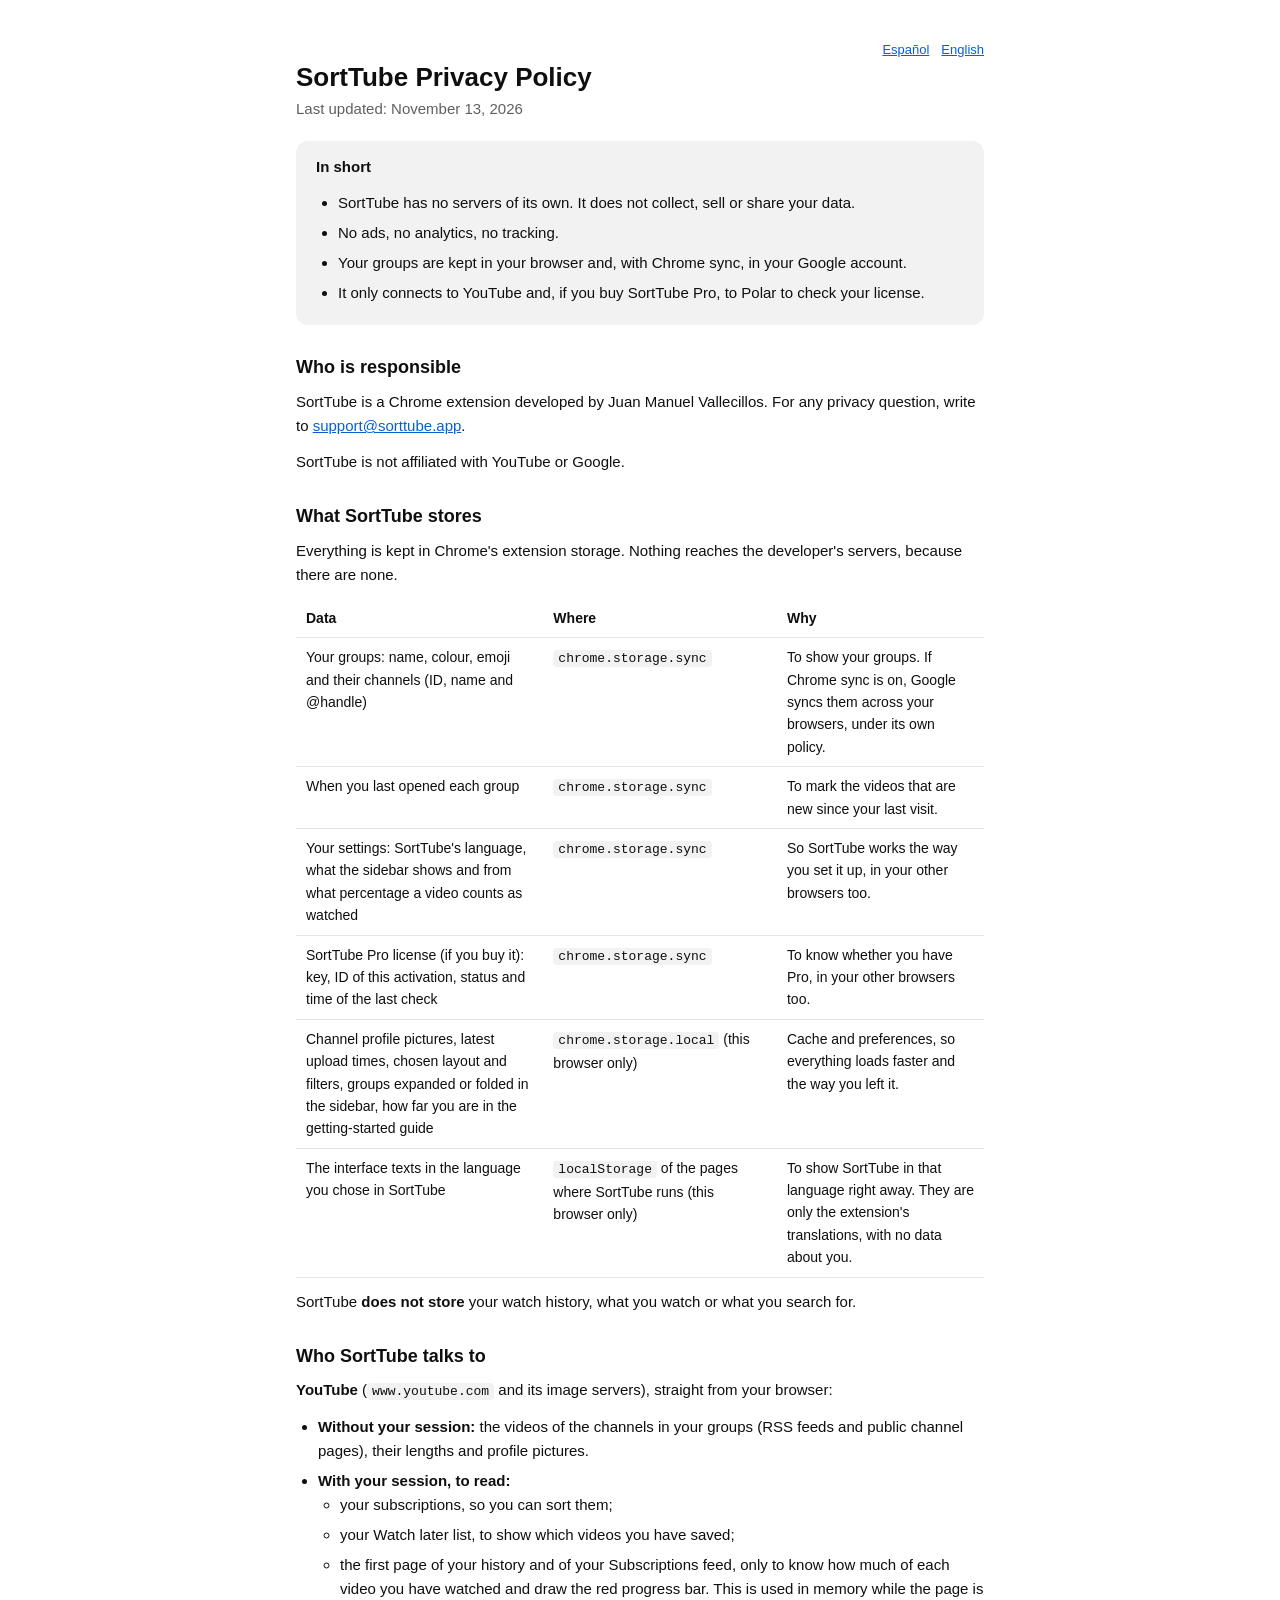
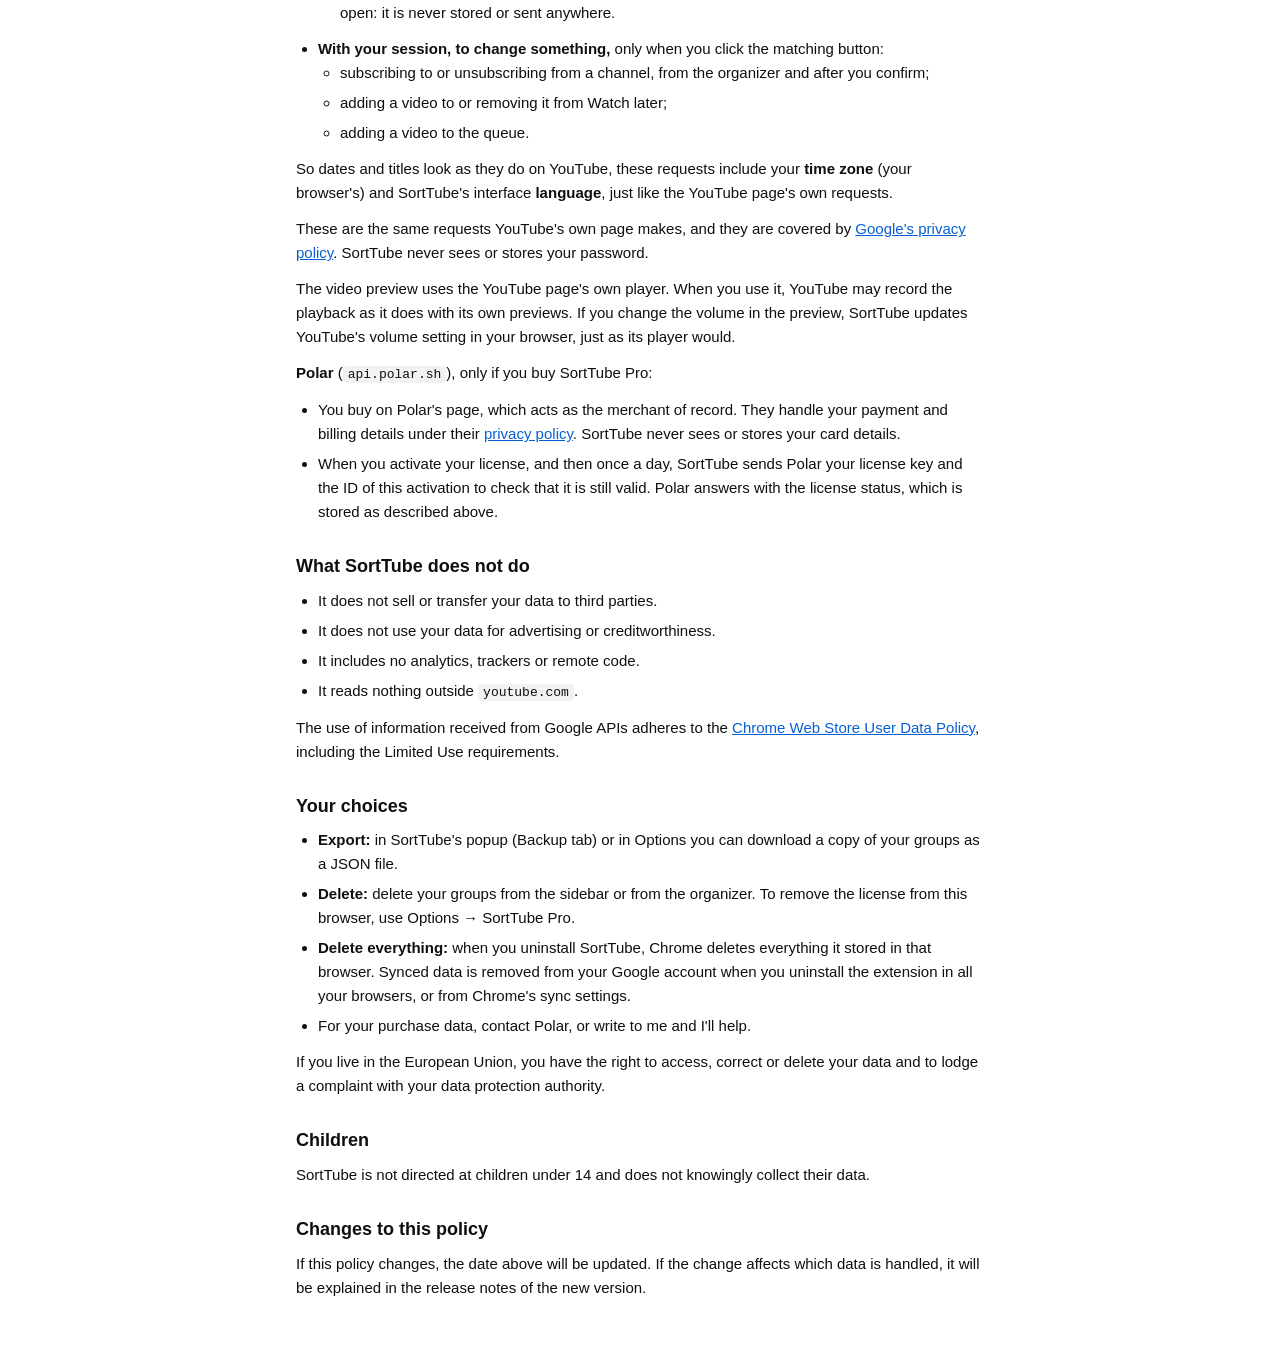
<file: privacy/index.html>
<!doctype html>
<html lang="es">
  <head>
    <meta charset="utf-8" />
    <meta name="viewport" content="width=device-width, initial-scale=1" />
    <title>SortTube · Privacidad / Privacy</title>
    <!-- Self-contained on purpose: no extension APIs, no external files, so the
         very same file can be published on the web as the public privacy
         policy the Chrome Web Store asks for. Both languages are here; the
         browser's language picks one, and the links switch. Publish it
         together with privacy.js. -->
    <style>
      :root {
        --bg: #ffffff;
        --fg: #0f0f0f;
        --muted: #606060;
        --line: #e5e5e5;
        --chip: #f2f2f2;
        --accent: #065fd4;
        color-scheme: light dark;
      }
      @media (prefers-color-scheme: dark) {
        :root {
          --bg: #0f0f0f;
          --fg: #f1f1f1;
          --muted: #aaaaaa;
          --line: #303030;
          --chip: #272727;
          --accent: #3ea6ff;
        }
      }
      * { box-sizing: border-box; }
      body { margin: 0; background: var(--bg); color: var(--fg); font: 15px/1.6 Roboto, Arial, sans-serif; }
      main { max-width: 720px; margin: 0 auto; padding: 40px 16px 56px; }
      h1 { margin: 0 0 4px; font-size: 26px; line-height: 1.25; }
      h2 { margin: 28px 0 8px; font-size: 18px; }
      p, ul { margin: 0 0 12px; }
      ul { padding-left: 22px; }
      li { margin-bottom: 6px; }
      a { color: var(--accent); }
      code { background: var(--chip); padding: 1px 5px; border-radius: 4px; font-size: 13px; }
      .muted { color: var(--muted); }
      .lang { display: flex; gap: 12px; justify-content: flex-end; font-size: 13px; }
      .summary { background: var(--chip); border-radius: 12px; padding: 14px 20px; margin: 20px 0; }
      .summary ul { margin: 0; }
      table { width: 100%; border-collapse: collapse; margin: 0 0 12px; font-size: 14px; }
      th, td { text-align: left; vertical-align: top; padding: 8px 10px; border-bottom: 1px solid var(--line); }
      th { font-weight: 600; }
      article[hidden] { display: none; }
      /* Narrow screens: each row of the table as a small block. */
      @media (max-width: 560px) {
        table, tbody, tr, td { display: block; }
        tr:first-child { display: none; }
        tr { padding: 10px 0; border-bottom: 1px solid var(--line); }
        td { border: 0; padding: 2px 0; }
        td:first-child { font-weight: 600; }
      }
    </style>
  </head>
  <body>
    <main>
      <nav class="lang">
        <a href="#es" data-lang="es">Español</a>
        <a href="#en" data-lang="en">English</a>
      </nav>

      <!-- ===================================================== Español -->
      <article id="es" lang="es">
        <h1>Política de privacidad de SortTube</h1>
        <p class="muted">Última actualización: 13 de noviembre de 2026</p>

        <div class="summary">
          <p><strong>En resumen</strong></p>
          <ul>
            <li>SortTube no tiene servidores propios. No recoge, no vende y no comparte tus datos.</li>
            <li>Sin publicidad, sin analíticas y sin rastreo.</li>
            <li>Tus grupos se guardan en tu navegador y, con la sincronización de Chrome, en tu cuenta de Google.</li>
            <li>Solo se conecta con YouTube y, si compras SortTube Pro, con Polar para comprobar tu licencia.</li>
          </ul>
        </div>

        <h2>Quién es el responsable</h2>
        <p>SortTube es una extensión de Chrome desarrollada por Juan Manuel Vallecillos. Para cualquier pregunta sobre privacidad, escribe a <a href="mailto:support@sorttube.app">support@sorttube.app</a>.</p>
        <p>SortTube no está afiliada a YouTube ni a Google.</p>

        <h2>Qué datos guarda SortTube</h2>
        <p>Todo se guarda con el almacenamiento de extensiones de Chrome. Nada llega a servidores del desarrollador, porque no los hay.</p>
        <table>
          <tr><th>Dato</th><th>Dónde</th><th>Para qué</th></tr>
          <tr><td>Tus grupos: nombre, color, emoji y los canales de cada uno (identificador, nombre y @handle)</td><td><code>chrome.storage.sync</code></td><td>Mostrar tus grupos. Si tienes activada la sincronización de Chrome, Google los sincroniza entre tus navegadores, según su propia política.</td></tr>
          <tr><td>Cuándo abriste cada grupo por última vez</td><td><code>chrome.storage.sync</code></td><td>Marcar los vídeos nuevos desde tu última visita.</td></tr>
          <tr><td>Tus ajustes: idioma de SortTube, qué muestra la barra lateral y desde qué porcentaje un vídeo cuenta como visto</td><td><code>chrome.storage.sync</code></td><td>Que SortTube funcione como lo configuraste, también en tus otros navegadores.</td></tr>
          <tr><td>Licencia de SortTube Pro (si la compras): clave, identificador de esta activación, estado y fecha de la última comprobación</td><td><code>chrome.storage.sync</code></td><td>Saber si tienes Pro, también en tus otros navegadores.</td></tr>
          <tr><td>Fotos de perfil de los canales, fechas de las últimas subidas, vista y filtros elegidos, grupos desplegados o plegados en la barra lateral, por dónde vas en la guía de primeros pasos</td><td><code>chrome.storage.local</code> (solo en este navegador)</td><td>Caché y preferencias, para que todo cargue más rápido y como lo dejaste.</td></tr>
          <tr><td>Los textos de la interfaz en el idioma que elegiste en SortTube</td><td><code>localStorage</code> de las páginas donde funciona SortTube (solo en este navegador)</td><td>Mostrarte SortTube en ese idioma desde el primer momento. Son solo las traducciones de la extensión, sin ningún dato tuyo.</td></tr>
        </table>
        <p>SortTube <strong>no guarda</strong> tu historial de reproducciones, ni lo que ves, ni tus búsquedas.</p>

        <h2>Con quién se conecta SortTube</h2>
        <p><strong>YouTube</strong> (<code>www.youtube.com</code> y sus servidores de imágenes), directamente desde tu navegador:</p>
        <ul>
          <li><strong>Sin tu sesión:</strong> los vídeos de los canales de tus grupos (feeds RSS y páginas públicas de los canales), sus duraciones y sus fotos de perfil.</li>
          <li><strong>Con tu sesión, para leer:</strong>
            <ul>
              <li>tu lista de suscripciones, para poder ordenarlas;</li>
              <li>tu lista «Ver más tarde», para mostrar qué vídeos tienes guardados;</li>
              <li>la primera página de tu historial y de tu feed de Suscripciones, solo para saber cuánto has visto de cada vídeo y pintar la barra roja de progreso. Esta información se usa en memoria mientras la página está abierta: no se guarda ni se envía a nadie.</li>
            </ul>
          </li>
          <li><strong>Con tu sesión, para cambiar algo,</strong> solo cuando tú pulsas el botón correspondiente:
            <ul>
              <li>suscribirte o desuscribirte de un canal, desde el organizador y después de confirmarlo;</li>
              <li>añadir o quitar un vídeo de «Ver más tarde»;</li>
              <li>añadir un vídeo a la cola.</li>
            </ul>
          </li>
        </ul>
        <p>Para que las fechas y los títulos se vean como en YouTube, estas peticiones incluyen tu <strong>zona horaria</strong> (la de tu navegador) y el <strong>idioma</strong> de la interfaz de SortTube, igual que las de la propia página de YouTube.</p>
        <p>Estas peticiones son las mismas que haría la propia página de YouTube, y se rigen por la <a href="https://policies.google.com/privacy" rel="noopener">política de privacidad de Google</a>. SortTube nunca ve ni guarda tu contraseña.</p>
        <p>La vista previa de vídeo usa el reproductor de la propia página de YouTube. Al usarla, YouTube puede registrar la reproducción como lo hace con sus propias vistas previas. Si cambias el volumen en la vista previa, SortTube actualiza la preferencia de volumen de YouTube en tu navegador, igual que haría su reproductor.</p>

        <p><strong>Polar</strong> (<code>api.polar.sh</code>), solo si compras SortTube Pro:</p>
        <ul>
          <li>La compra se hace en la página de Polar, que actúa como vendedor oficial (merchant of record). Ellos tratan tus datos de pago y de facturación según su <a href="https://polar.sh/legal/privacy-policy" rel="noopener">política de privacidad</a>. SortTube no ve ni guarda los datos de tu tarjeta.</li>
          <li>Al activar tu licencia y después una vez al día, SortTube envía a Polar tu clave de licencia y el identificador de esta activación para comprobar que sigue siendo válida. Polar responde con el estado de la licencia, que se guarda como se indica arriba.</li>
        </ul>

        <h2>Lo que SortTube no hace</h2>
        <ul>
          <li>No vende ni cede tus datos a terceros.</li>
          <li>No usa tus datos para publicidad ni para evaluar tu solvencia.</li>
          <li>No incluye analíticas, rastreadores ni código remoto.</li>
          <li>No lee nada fuera de <code>youtube.com</code>.</li>
        </ul>
        <p>El uso de la información recibida de las API de Google cumple la <a href="https://developer.chrome.com/docs/webstore/program-policies/user-data-faq" rel="noopener">política de datos de usuario de la Chrome Web Store</a>, incluidos los requisitos de uso limitado (Limited Use).</p>

        <h2>Tus opciones</h2>
        <ul>
          <li><strong>Exportar:</strong> en el popup de SortTube (pestaña Copias) o en Opciones puedes descargar una copia de tus grupos en un archivo JSON.</li>
          <li><strong>Borrar:</strong> borra tus grupos desde la barra lateral o desde el organizador. Para quitar la licencia de este navegador, usa Opciones → SortTube Pro.</li>
          <li><strong>Borrar todo:</strong> al desinstalar SortTube, Chrome borra todos los datos que guardaba en este navegador. Los datos sincronizados se borran de tu cuenta de Google cuando desinstalas la extensión en todos tus navegadores, o desde la configuración de sincronización de Chrome.</li>
          <li>Para tus datos de compra, puedes dirigirte a Polar o escribirme y te ayudo.</li>
        </ul>
        <p>Si vives en la Unión Europea, tienes derecho a acceder a tus datos, rectificarlos o suprimirlos y a presentar una reclamación ante la autoridad de protección de datos (en España, la <a href="https://www.aepd.es" rel="noopener">AEPD</a>).</p>

        <h2>Menores</h2>
        <p>SortTube no está dirigida a menores de 14 años y no recoge a sabiendas datos de menores.</p>

        <h2>Cambios en esta política</h2>
        <p>Si esta política cambia, se actualizará la fecha de arriba. Si el cambio afecta a qué datos se tratan, se explicará en las notas de la nueva versión de la extensión.</p>
      </article>

      <!-- ===================================================== English -->
      <article id="en" lang="en" hidden>
        <h1>SortTube Privacy Policy</h1>
        <p class="muted">Last updated: November 13, 2026</p>

        <div class="summary">
          <p><strong>In short</strong></p>
          <ul>
            <li>SortTube has no servers of its own. It does not collect, sell or share your data.</li>
            <li>No ads, no analytics, no tracking.</li>
            <li>Your groups are kept in your browser and, with Chrome sync, in your Google account.</li>
            <li>It only connects to YouTube and, if you buy SortTube Pro, to Polar to check your license.</li>
          </ul>
        </div>

        <h2>Who is responsible</h2>
        <p>SortTube is a Chrome extension developed by Juan Manuel Vallecillos. For any privacy question, write to <a href="mailto:support@sorttube.app">support@sorttube.app</a>.</p>
        <p>SortTube is not affiliated with YouTube or Google.</p>

        <h2>What SortTube stores</h2>
        <p>Everything is kept in Chrome's extension storage. Nothing reaches the developer's servers, because there are none.</p>
        <table>
          <tr><th>Data</th><th>Where</th><th>Why</th></tr>
          <tr><td>Your groups: name, colour, emoji and their channels (ID, name and @handle)</td><td><code>chrome.storage.sync</code></td><td>To show your groups. If Chrome sync is on, Google syncs them across your browsers, under its own policy.</td></tr>
          <tr><td>When you last opened each group</td><td><code>chrome.storage.sync</code></td><td>To mark the videos that are new since your last visit.</td></tr>
          <tr><td>Your settings: SortTube's language, what the sidebar shows and from what percentage a video counts as watched</td><td><code>chrome.storage.sync</code></td><td>So SortTube works the way you set it up, in your other browsers too.</td></tr>
          <tr><td>SortTube Pro license (if you buy it): key, ID of this activation, status and time of the last check</td><td><code>chrome.storage.sync</code></td><td>To know whether you have Pro, in your other browsers too.</td></tr>
          <tr><td>Channel profile pictures, latest upload times, chosen layout and filters, groups expanded or folded in the sidebar, how far you are in the getting-started guide</td><td><code>chrome.storage.local</code> (this browser only)</td><td>Cache and preferences, so everything loads faster and the way you left it.</td></tr>
          <tr><td>The interface texts in the language you chose in SortTube</td><td><code>localStorage</code> of the pages where SortTube runs (this browser only)</td><td>To show SortTube in that language right away. They are only the extension's translations, with no data about you.</td></tr>
        </table>
        <p>SortTube <strong>does not store</strong> your watch history, what you watch or what you search for.</p>

        <h2>Who SortTube talks to</h2>
        <p><strong>YouTube</strong> (<code>www.youtube.com</code> and its image servers), straight from your browser:</p>
        <ul>
          <li><strong>Without your session:</strong> the videos of the channels in your groups (RSS feeds and public channel pages), their lengths and profile pictures.</li>
          <li><strong>With your session, to read:</strong>
            <ul>
              <li>your subscriptions, so you can sort them;</li>
              <li>your Watch later list, to show which videos you have saved;</li>
              <li>the first page of your history and of your Subscriptions feed, only to know how much of each video you have watched and draw the red progress bar. This is used in memory while the page is open: it is never stored or sent anywhere.</li>
            </ul>
          </li>
          <li><strong>With your session, to change something,</strong> only when you click the matching button:
            <ul>
              <li>subscribing to or unsubscribing from a channel, from the organizer and after you confirm;</li>
              <li>adding a video to or removing it from Watch later;</li>
              <li>adding a video to the queue.</li>
            </ul>
          </li>
        </ul>
        <p>So dates and titles look as they do on YouTube, these requests include your <strong>time zone</strong> (your browser's) and SortTube's interface <strong>language</strong>, just like the YouTube page's own requests.</p>
        <p>These are the same requests YouTube's own page makes, and they are covered by <a href="https://policies.google.com/privacy" rel="noopener">Google's privacy policy</a>. SortTube never sees or stores your password.</p>
        <p>The video preview uses the YouTube page's own player. When you use it, YouTube may record the playback as it does with its own previews. If you change the volume in the preview, SortTube updates YouTube's volume setting in your browser, just as its player would.</p>

        <p><strong>Polar</strong> (<code>api.polar.sh</code>), only if you buy SortTube Pro:</p>
        <ul>
          <li>You buy on Polar's page, which acts as the merchant of record. They handle your payment and billing details under their <a href="https://polar.sh/legal/privacy-policy" rel="noopener">privacy policy</a>. SortTube never sees or stores your card details.</li>
          <li>When you activate your license, and then once a day, SortTube sends Polar your license key and the ID of this activation to check that it is still valid. Polar answers with the license status, which is stored as described above.</li>
        </ul>

        <h2>What SortTube does not do</h2>
        <ul>
          <li>It does not sell or transfer your data to third parties.</li>
          <li>It does not use your data for advertising or creditworthiness.</li>
          <li>It includes no analytics, trackers or remote code.</li>
          <li>It reads nothing outside <code>youtube.com</code>.</li>
        </ul>
        <p>The use of information received from Google APIs adheres to the <a href="https://developer.chrome.com/docs/webstore/program-policies/user-data-faq" rel="noopener">Chrome Web Store User Data Policy</a>, including the Limited Use requirements.</p>

        <h2>Your choices</h2>
        <ul>
          <li><strong>Export:</strong> in SortTube's popup (Backup tab) or in Options you can download a copy of your groups as a JSON file.</li>
          <li><strong>Delete:</strong> delete your groups from the sidebar or from the organizer. To remove the license from this browser, use Options → SortTube Pro.</li>
          <li><strong>Delete everything:</strong> when you uninstall SortTube, Chrome deletes everything it stored in that browser. Synced data is removed from your Google account when you uninstall the extension in all your browsers, or from Chrome's sync settings.</li>
          <li>For your purchase data, contact Polar, or write to me and I'll help.</li>
        </ul>
        <p>If you live in the European Union, you have the right to access, correct or delete your data and to lodge a complaint with your data protection authority.</p>

        <h2>Children</h2>
        <p>SortTube is not directed at children under 14 and does not knowingly collect their data.</p>

        <h2>Changes to this policy</h2>
        <p>If this policy changes, the date above will be updated. If the change affects which data is handled, it will be explained in the release notes of the new version.</p>
      </article>
    </main>

    <script src="privacy.js"></script>
  </body>
</html>
</file>
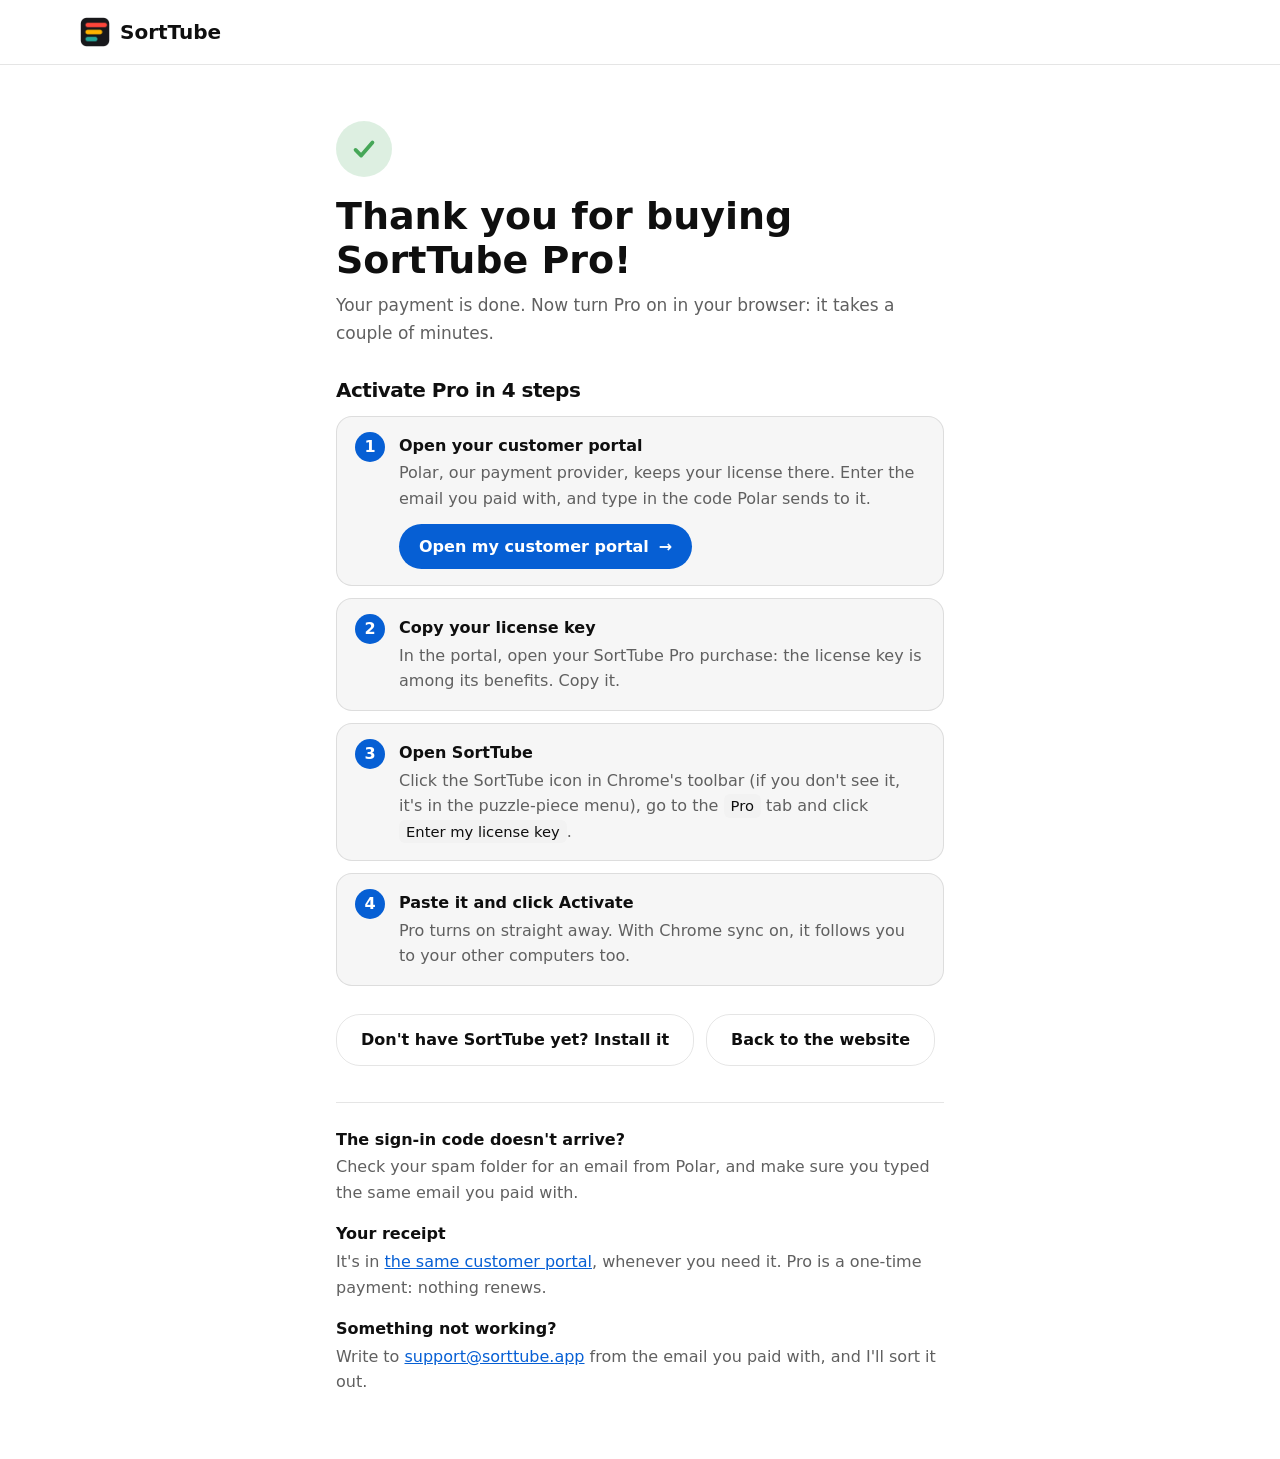
<file: thanks/index.html>
<!doctype html>
<html lang="en">
  <head>
    <meta charset="utf-8" />
    <meta name="viewport" content="width=device-width, initial-scale=1" />
    <meta name="robots" content="noindex" />
    <title>SortTube Pro · Thank you</title>
    <link rel="icon" href="../assets/icon-32.png" />
    <link rel="stylesheet" href="../assets/style.css" />
    <style>
      .thanks { max-width: 640px; margin: 0 auto; padding: 56px 16px 64px; }
      .thanks .done { width: 56px; height: 56px; border-radius: 50%; display: grid; place-items: center;
        background: color-mix(in srgb, var(--brand-3) 18%, transparent); color: var(--brand-3); margin-bottom: 18px; }
      .thanks .done svg { width: 30px; height: 30px; }
      .thanks h1 { font-size: clamp(28px, 6vw, 38px); line-height: 1.15; margin: 0 0 10px; }
      .thanks .lead { color: var(--muted); margin: 0 0 32px; font-size: 17px; }
      .thanks h2 { font-size: 20px; margin: 0 0 14px; }
      .steps { list-style: none; counter-reset: step; padding: 0; margin: 0 0 28px; display: grid; gap: 12px; }
      .steps li { counter-increment: step; position: relative; padding: 16px 18px 16px 62px; border: 1px solid var(--line);
        border-radius: var(--radius); background: var(--bg-soft); }
      .steps li::before { content: counter(step); position: absolute; left: 18px; top: 15px; width: 30px; height: 30px;
        border-radius: 50%; display: grid; place-items: center; font-weight: 700; background: var(--accent); color: var(--accent-fg); }
      .steps strong { display: block; margin-bottom: 2px; }
      .steps p { margin: 0; color: var(--muted); }
      .steps .btn { margin-top: 12px; padding: 10px 20px; }
      .ui { display: inline-block; padding: 0 7px; border-radius: 6px; background: var(--panel-2); color: var(--fg);
        font-size: 0.92em; white-space: nowrap; }
      .thanks .actions { display: flex; flex-wrap: wrap; gap: 12px; margin: 0 0 36px; }
      .help { border-top: 1px solid var(--line); padding-top: 24px; display: grid; gap: 16px; }
      .help h3 { font-size: 16px; margin: 0 0 2px; }
      .help p { margin: 0; color: var(--muted); }
      article[hidden] { display: none; }
    </style>
  </head>
  <body>
    <header class="top">
      <div class="wrap">
        <a class="brand" href="../"><img src="../assets/icon-128.png" alt="" width="30" height="30" /> SortTube</a>
      </div>
    </header>
    <main class="thanks">
      <article lang="en">
        <div class="done"><svg viewBox="0 0 16 16" fill="none" stroke="currentColor" stroke-width="2" stroke-linecap="round" stroke-linejoin="round" aria-hidden="true"><path d="m3.5 8.5 3 3 6-7"/></svg></div>
        <h1>Thank you for buying SortTube Pro!</h1>
        <p class="lead">Your payment is done. Now turn Pro on in your browser: it takes a couple of minutes.</p>
        <h2>Activate Pro in 4 steps</h2>
        <ol class="steps">
          <li><strong>Open your customer portal</strong><p>Polar, our payment provider, keeps your license there. Enter the email you paid with, and type in the code Polar sends to it.</p><a class="btn primary" href="https://polar.sh/sort-tube/portal" target="_blank" rel="noopener">Open my customer portal <span aria-hidden="true">→</span></a></li>
          <li><strong>Copy your license key</strong><p>In the portal, open your SortTube Pro purchase: the license key is among its benefits. Copy it.</p></li>
          <li><strong>Open SortTube</strong><p>Click the SortTube icon in Chrome's toolbar (if you don't see it, it's in the puzzle-piece menu), go to the <span class="ui">Pro</span> tab and click <span class="ui">Enter my license key</span>.</p></li>
          <li><strong>Paste it and click Activate</strong><p>Pro turns on straight away. With Chrome sync on, it follows you to your other computers too.</p></li>
        </ol>
        <div class="actions"><a class="btn ghost" href="https://chromewebstore.google.com/detail/sorttube/mfifnegbjaopjaigdodmpoejmfbdalpd" target="_blank" rel="noopener">Don't have SortTube yet? Install it</a><a class="btn ghost" href="../">Back to the website</a></div>
        <div class="help">
          <div><h3>The sign-in code doesn't arrive?</h3><p>Check your spam folder for an email from Polar, and make sure you typed the same email you paid with.</p></div>
          <div><h3>Your receipt</h3><p>It's in <a href="https://polar.sh/sort-tube/portal" target="_blank" rel="noopener">the same customer portal</a>, whenever you need it. Pro is a one-time payment: nothing renews.</p></div>
          <div><h3>Something not working?</h3><p>Write to <a href="mailto:support@sorttube.app">support@sorttube.app</a> from the email you paid with, and I'll sort it out.</p></div>
        </div>
      </article>
      <article lang="es" hidden>
        <div class="done"><svg viewBox="0 0 16 16" fill="none" stroke="currentColor" stroke-width="2" stroke-linecap="round" stroke-linejoin="round" aria-hidden="true"><path d="m3.5 8.5 3 3 6-7"/></svg></div>
        <h1>¡Gracias por comprar SortTube Pro!</h1>
        <p class="lead">El pago se ha completado. Ahora activa Pro en tu navegador: te llevará un par de minutos.</p>
        <h2>Activa Pro en 4 pasos</h2>
        <ol class="steps">
          <li><strong>Entra en tu portal de cliente</strong><p>Polar, nuestro proveedor de pagos, guarda ahí tu licencia. Escribe el correo con el que pagaste e introduce el código que Polar te enviará.</p><a class="btn primary" href="https://polar.sh/sort-tube/portal" target="_blank" rel="noopener">Abrir mi portal de cliente <span aria-hidden="true">→</span></a></li>
          <li><strong>Copia tu clave de licencia</strong><p>En el portal, abre tu compra de SortTube Pro: la clave de licencia está entre sus ventajas. Cópiala.</p></li>
          <li><strong>Abre SortTube</strong><p>Haz clic en el icono de SortTube en la barra de Chrome (si no lo ves, está en el menú de la pieza de puzle), ve a la pestaña <span class="ui">Pro</span> y pulsa <span class="ui">Introducir mi clave de licencia</span>.</p></li>
          <li><strong>Pégala y pulsa Activar</strong><p>Pro se activa al momento. Con la sincronización de Chrome, también te sigue a tus otros ordenadores.</p></li>
        </ol>
        <div class="actions"><a class="btn ghost" href="https://chromewebstore.google.com/detail/sorttube/mfifnegbjaopjaigdodmpoejmfbdalpd" target="_blank" rel="noopener">¿Aún no tienes SortTube? Instálalo</a><a class="btn ghost" href="../es/">Volver a la web</a></div>
        <div class="help">
          <div><h3>¿No te llega el código para entrar?</h3><p>Busca un correo de Polar en la carpeta de spam, y comprueba que has escrito el mismo correo con el que pagaste.</p></div>
          <div><h3>Tu factura</h3><p>La tienes en <a href="https://polar.sh/sort-tube/portal" target="_blank" rel="noopener">el mismo portal de cliente</a>, cuando la necesites. Pro es un pago único: no se renueva nada.</p></div>
          <div><h3>¿Algo no funciona?</h3><p>Escríbeme a <a href="mailto:support@sorttube.app">support@sorttube.app</a> desde el correo con el que pagaste y lo resolvemos.</p></div>
        </div>
      </article>
    </main>
    <script>
      (function () {
        var pick = function () {
          var hash = location.hash.slice(1), saved = null;
          try { saved = localStorage.getItem("sorttube-site-lang"); } catch (e) {}
          var lang = hash === "es" || hash === "en" ? hash : saved || (/^es\b/i.test(navigator.language || "") ? "es" : "en");
          document.querySelectorAll("article").forEach(function (a) { a.hidden = a.lang !== lang; });
          document.documentElement.lang = lang;
          document.title = lang === "es" ? "SortTube Pro · Gracias" : "SortTube Pro · Thank you";
        };
        window.addEventListener("hashchange", pick);
        pick();
      })();
    </script>
  </body>
</html>
</file>
<file: assets/style.css>
/* SortTube website. Dark by default (like YouTube at night); light when
   the system asks for it. Screenshots: promo/shots/ (see tools/make_site.py). */

:root {
  --bg: #0f0f0f;
  --bg-soft: #181818;
  --panel: #212121;
  --panel-2: #2a2a2a;
  --fg: #f1f1f1;
  --muted: #aaaaaa;
  --line: rgba(255, 255, 255, 0.12);
  --accent: #3ea6ff;
  --accent-fg: #0f0f0f;
  --red: #ff3d3d;
  --brand-1: #e5484d;
  --brand-2: #ffc53d;
  --brand-3: #46a758;
  --radius: 16px;
  --shadow: 0 20px 60px rgba(0, 0, 0, 0.45);
  color-scheme: dark;
}

@media (prefers-color-scheme: light) {
  :root {
    --bg: #ffffff;
    --bg-soft: #f6f6f6;
    --panel: #ffffff;
    --panel-2: #f2f2f2;
    --fg: #0f0f0f;
    --muted: #606060;
    --line: rgba(0, 0, 0, 0.1);
    --accent: #065fd4;
    --accent-fg: #ffffff;
    --shadow: 0 20px 60px rgba(0, 0, 0, 0.12);
    color-scheme: light;
  }
}

* {
  box-sizing: border-box;
}

html {
  scroll-behavior: smooth;
}

body {
  margin: 0;
  background: var(--bg);
  color: var(--fg);
  font: 16px/1.6 "Roboto", system-ui, -apple-system, "Segoe UI", Arial, sans-serif;
  -webkit-font-smoothing: antialiased;
}

a {
  color: var(--accent);
}

img {
  max-width: 100%;
}

.wrap {
  width: min(1120px, 100% - 32px);
  margin: 0 auto;
}

/* ---------------------------------------------------------------- header */

.top {
  position: sticky;
  top: 0;
  z-index: 10;
  border-bottom: 1px solid var(--line);
  background: color-mix(in srgb, var(--bg) 85%, transparent);
  backdrop-filter: blur(12px);
}

.top {
  transition: box-shadow 0.25s;
}

.top.scrolled {
  box-shadow: 0 6px 24px rgba(0, 0, 0, 0.25);
}

.top .wrap {
  display: flex;
  align-items: center;
  gap: 24px;
  height: 64px;
}

.brand {
  display: flex;
  align-items: center;
  gap: 10px;
  color: var(--fg);
  font-size: 20px;
  font-weight: 700;
  text-decoration: none;
}

.brand img {
  border-radius: 22%;
}

.top nav {
  display: flex;
  gap: 20px;
  margin-left: auto;
}

.top nav a {
  color: var(--muted);
  font-size: 15px;
  text-decoration: none;
}

.top nav a:hover {
  color: var(--fg);
}

.langs {
  display: flex;
  gap: 6px;
}

.langs a {
  display: block;
  padding: 3px;
  border-radius: 7px;
  opacity: 0.5;
  transition: opacity 0.15s;
}

.langs a:hover,
.langs a:focus-visible {
  opacity: 1;
}

.langs a[aria-current] {
  opacity: 1;
  box-shadow: 0 0 0 2px var(--accent);
}

.langs svg {
  display: block;
  width: 27px;
  height: 18px;
  border-radius: 4px;
  box-shadow: 0 0 0 1px var(--line);
}

/* --------------------------------------------------------------- buttons */

.btn {
  display: inline-flex;
  align-items: center;
  gap: 10px;
  padding: 12px 24px;
  border-radius: 24px;
  font-weight: 600;
  text-decoration: none;
  transition: transform 0.12s, filter 0.12s;
}

.btn:hover {
  filter: brightness(1.08);
  transform: translateY(-1px);
}

.btn.primary {
  background: var(--accent);
  color: var(--accent-fg);
}

.btn.ghost {
  border: 1px solid var(--line);
  color: var(--fg);
}

.btn.soon {
  background: var(--panel-2);
  color: var(--muted);
  cursor: default;
  transform: none;
  filter: none;
}

/* ------------------------------------------------------------------ hero */

.hero {
  padding: 72px 0 40px;
  text-align: center;
}

.hero h1 {
  max-width: 820px;
  margin: 0 auto 16px;
  font-size: clamp(34px, 5.5vw, 58px);
  line-height: 1.08;
  letter-spacing: -1px;
}

.hero h1 em {
  font-style: normal;
  background: linear-gradient(90deg, var(--brand-1), var(--brand-2) 55%, var(--brand-3));
  -webkit-background-clip: text;
  background-clip: text;
  color: transparent;
}

.hero .lead {
  max-width: 640px;
  margin: 0 auto 28px;
  color: var(--muted);
  font-size: 19px;
}

.hero .actions {
  display: flex;
  flex-wrap: wrap;
  justify-content: center;
  gap: 12px;
}

.hero .small {
  margin-top: 16px;
  color: var(--muted);
  font-size: 14px;
}

/* ----------------------------------------------------------- screenshots */

.shot {
  overflow: hidden;
  margin: 0;
  border: 1px solid var(--line);
  border-radius: var(--radius);
  background: #0f0f0f;
  box-shadow: var(--shadow);
}

.shot img,
.shot video {
  display: block;
  width: 100%;
  height: auto;
}

/* "Add channels from anywhere": two screenshots side by side, captioned. */
.anywhere {
  display: grid;
  grid-template-columns: repeat(2, minmax(0, 1fr));
  gap: 28px;
  align-items: start;
  margin-top: 40px;
}

.anywhere figure {
  margin: 0;
}

/* Same height for both screenshots (so the captions line up); each one is
   centred in it on YouTube's dark background. */
.anywhere .shot {
  aspect-ratio: 5 / 3;
}

.anywhere .shot img {
  height: 100%;
  object-fit: contain;
}

.anywhere figcaption {
  margin-top: 14px;
  color: var(--muted);
  font-size: 15px;
  font-weight: 500;
  text-align: center;
}

.shot-hero {
  margin: 48px auto 0;
}

.shot-bar {
  display: flex;
  align-items: center;
  gap: 8px;
  padding: 10px 14px;
  border-bottom: 1px solid rgba(255, 255, 255, 0.08);
  background: #1b1b1b;
}

.shot-bar i {
  width: 11px;
  height: 11px;
  border-radius: 50%;
  background: #3a3a3a;
}

.shot-bar span {
  flex: 1;
  max-width: 420px;
  margin-left: 12px;
  padding: 4px 12px;
  border-radius: 12px;
  background: #2a2a2a;
  color: #9a9a9a;
  font-size: 12px;
  text-align: left;
}

/* Popups and menus: at most their real size (set by the width attribute). */
.shot-small {
  width: fit-content;
  max-width: 100%;
  margin: 0 auto;
}

.shot-small img {
  width: auto;
  max-width: 100%;
}

/* --------------------------------------------------------------- sections */

section {
  padding: 88px 0;
  scroll-margin-top: 64px; /* the sticky header */
}

section.soft {
  background: var(--bg-soft);
}

.kicker {
  margin: 0 0 8px;
  color: var(--accent);
  font-size: 14px;
  font-weight: 600;
  letter-spacing: 0.6px;
  text-transform: uppercase;
}

h2 {
  margin: 0 0 14px;
  font-size: clamp(28px, 3.6vw, 40px);
  line-height: 1.15;
  letter-spacing: -0.5px;
}

.section-lead {
  max-width: 660px;
  margin: 0 0 40px;
  color: var(--muted);
  font-size: 18px;
}

.center {
  text-align: center;
}

.center .section-lead {
  margin-right: auto;
  margin-left: auto;
}

/* features grid */

.features {
  display: grid;
  grid-template-columns: repeat(3, minmax(0, 1fr));
  gap: 20px;
}

.feature {
  --tint: var(--accent);
  position: relative;
  overflow: hidden;
  display: flex;
  flex-direction: column;
  padding: 24px;
  border: 1px solid var(--line);
  border-radius: var(--radius);
  background: linear-gradient(160deg, color-mix(in srgb, var(--tint) 7%, var(--panel)), var(--panel) 55%);
}

.feature .ico {
  display: grid;
  place-items: center;
  width: 46px;
  height: 46px;
  margin-bottom: 16px;
  border-radius: 13px;
  background: color-mix(in srgb, var(--tint) 16%, transparent);
  box-shadow: inset 0 0 0 1px color-mix(in srgb, var(--tint) 30%, transparent);
  color: var(--tint);
}

.feature .ico svg {
  width: 24px;
  height: 24px;
}

/* Bento layout: the feed card is wide, the sidebar one tall, Pro wide. */
.bento {
  grid-auto-flow: dense;
}

.bento .wide {
  grid-column: span 2;
}

.bento .tall {
  grid-row: span 2;
}

/* A piece of a real screenshot, inside the card. */
.feature .media {
  overflow: hidden;
  margin-top: 22px;
  border: 1px solid var(--line);
  border-radius: 12px;
  background: #0f0f0f;
  box-shadow: 0 8px 30px rgba(0, 0, 0, 0.25);
}

.feature .media img {
  display: block;
  width: 100%;
  height: auto;
}

/* Tall card: the screenshot centred in the room left under the text. */
.feature.tall p {
  margin-bottom: 22px;
}

.feature .media-tall {
  align-self: center;
  width: min(100%, 230px);
  margin: auto 0;
}

/* Pro: tinted card with a large faint play symbol. */
.feature.pro {
  justify-content: center;
  min-height: 210px;
  padding-right: 200px;
  border-color: color-mix(in srgb, var(--tint) 45%, var(--line));
  background: linear-gradient(120deg, color-mix(in srgb, var(--tint) 22%, var(--panel)), var(--panel) 75%);
}

.feature .pro-art {
  position: absolute;
  right: -10px;
  top: 50%;
  width: 190px;
  height: 190px;
  translate: 0 -50%;
  color: var(--tint);
  opacity: 0.35;
}

.feature .pro-art svg {
  width: 100%;
  height: 100%;
  stroke-width: 1.2;
}

.feature h3 {
  margin: 0 0 6px;
  font-size: 18px;
}

.feature p {
  margin: 0;
  color: var(--muted);
  font-size: 15px;
}

.tag-pro {
  margin-left: 6px;
  padding: 1px 6px;
  border-radius: 4px;
  background: var(--accent);
  color: var(--accent-fg);
  font-size: 11px;
  font-weight: 700;
  letter-spacing: 0.4px;
  vertical-align: 2px;
}

/* showcase rows: text + screenshot */

.row {
  display: grid;
  grid-template-columns: minmax(0, 1fr) minmax(0, 1.15fr);
  gap: 56px;
  align-items: center;
}

.row.stack {
  grid-template-columns: minmax(0, 1fr);
  gap: 36px;
}

.row.stack > :first-child {
  max-width: 720px;
}

.row + .row {
  margin-top: 96px;
}

.row.flip > :first-child {
  order: 2;
}

.row ul {
  margin: 18px 0 0;
  padding: 0;
  list-style: none;
}

.row li {
  position: relative;
  margin-bottom: 10px;
  padding-left: 28px;
  color: var(--muted);
}

.row li::before {
  content: "✓";
  position: absolute;
  left: 0;
  color: var(--brand-3);
  font-weight: 700;
}

.row li strong {
  color: var(--fg);
}

/* ---------------------------------------------------------- privacy band */

/* Three cards, each with its colour (--tint): an icon tile, a glow in the
   corner, the text and two ticks at the bottom. */
.privacy-band {
  display: grid;
  grid-template-columns: repeat(3, minmax(0, 1fr));
  gap: 20px;
  margin-top: 36px;
}

.privacy-band .pv {
  position: relative;
  display: flex;
  flex-direction: column;
  overflow: hidden;
  padding: 26px 24px 22px;
  border-radius: var(--radius);
  background:
    radial-gradient(120% 70% at 0% 0%, color-mix(in srgb, var(--tint) 14%, transparent), transparent 60%),
    var(--panel);
  border: 1px solid var(--line);
}

/* A thin line of the card's colour along the top. */
.privacy-band .pv::before {
  content: "";
  position: absolute;
  inset: 0 0 auto;
  height: 2px;
  background: linear-gradient(90deg, var(--tint), transparent 80%);
  opacity: 0.8;
}

.privacy-band .ico {
  display: grid;
  place-items: center;
  width: 46px;
  height: 46px;
  margin-bottom: 18px;
  border-radius: 13px;
  background: color-mix(in srgb, var(--tint) 16%, transparent);
  box-shadow: inset 0 0 0 1px color-mix(in srgb, var(--tint) 30%, transparent);
  color: var(--tint);
}

.privacy-band .ico svg {
  width: 24px;
  height: 24px;
}

.privacy-band h3 {
  margin: 0 0 8px;
  font-size: 19px;
}

.privacy-band p {
  margin: 0 0 18px;
  color: var(--muted);
  font-size: 15px;
}

.privacy-band ul {
  display: grid;
  gap: 8px;
  margin: auto 0 0;
  padding: 16px 0 0;
  border-top: 1px solid var(--line);
  list-style: none;
  font-size: 14px;
  font-weight: 500;
}

.privacy-band li {
  display: flex;
  align-items: center;
  gap: 8px;
}

.privacy-band li svg {
  flex: none;
  width: 16px;
  height: 16px;
  padding: 2px;
  border-radius: 50%;
  background: color-mix(in srgb, var(--tint) 18%, transparent);
  color: var(--tint);
}

.pv-more {
  margin-top: 28px;
}

.pv-link {
  display: inline-flex;
  align-items: center;
  gap: 6px;
  padding: 8px 16px;
  border: 1px solid var(--line);
  border-radius: 999px;
  color: var(--fg);
  font-weight: 500;
  text-decoration: none;
  transition: border-color 0.2s, background-color 0.2s;
}

.pv-link span {
  transition: translate 0.2s;
}

.pv-link:hover {
  border-color: color-mix(in srgb, var(--accent) 60%, var(--line));
  background: color-mix(in srgb, var(--accent) 10%, transparent);
}

.pv-link:hover span {
  translate: 3px 0;
}

/* ---------------------------------------------------------------- pricing */

.plans {
  display: grid;
  grid-template-columns: repeat(2, minmax(0, 1fr));
  gap: 20px;
  max-width: 800px;
  margin: 0 auto;
}

.plans-after {
  max-width: 620px;
  margin: 24px auto 0;
  color: var(--muted);
  font-size: 14px;
}

.plan {
  display: flex;
  flex-direction: column;
  padding: 32px;
  border: 1px solid var(--line);
  border-radius: 20px;
  background: var(--panel);
  text-align: left;
}

.plan.pro {
  position: relative;
  overflow: hidden;
  border-color: var(--accent);
  box-shadow: 0 0 0 1px var(--accent), var(--shadow);
}

/* Diagonal ribbon across the top right corner. */
.plan .ribbon {
  position: absolute;
  top: 26px;
  right: -46px;
  width: 180px;
  padding: 6px 0;
  background: var(--accent);
  color: var(--accent-fg);
  box-shadow: 0 2px 8px rgba(0, 0, 0, 0.25);
  font-size: 12px;
  font-weight: 700;
  letter-spacing: 0.4px;
  text-align: center;
  text-transform: uppercase;
  transform: rotate(45deg);
}

.plan.pro h3 {
  padding-right: 64px;
}

/* The yearly plan stands out: a bit bigger than the others (side by side). */
.plan.pro {
  z-index: 1;
  scale: 1.06;
}

.plan h3 {
  display: flex;
  flex-wrap: wrap;
  align-items: center;
  gap: 8px 10px;
  margin: 0;
  font-size: 22px;
}

.plan .badge {
  padding: 3px 10px;
  border-radius: 999px;
  background: var(--accent);
  color: var(--accent-fg);
  font-size: 12px;
  font-weight: 700;
  letter-spacing: 0.2px;
}

.plan .price {
  margin: 12px 0 2px;
  font-size: 40px;
  font-weight: 700;
  letter-spacing: -1px;
}

.plan .price small {
  color: var(--muted);
  font-size: 16px;
  font-weight: 500;
  letter-spacing: 0;
}

.plan .note {
  margin: 0 0 20px;
  color: var(--muted);
  font-size: 14px;
}

.plan ul {
  flex: 1;
  margin: 0 0 24px;
  padding: 0;
  list-style: none;
}

.plan li {
  position: relative;
  margin-bottom: 9px;
  padding-left: 26px;
  font-size: 15px;
}

.plan li::before {
  content: "✓";
  position: absolute;
  left: 0;
  color: var(--brand-3);
  font-weight: 700;
}

.plan .btn {
  justify-content: center;
}

/* -------------------------------------------------------------------- FAQ */

.faq {
  max-width: 780px;
  margin: 0 auto;
}

.faq details {
  border-bottom: 1px solid var(--line);
}

.faq summary {
  position: relative;
  padding: 20px 36px 20px 0;
  font-size: 17px;
  font-weight: 600;
  list-style: none;
  cursor: pointer;
}

.faq summary::-webkit-details-marker {
  display: none;
}

.faq summary::after {
  content: "+";
  position: absolute;
  top: 16px;
  right: 4px;
  color: var(--muted);
  font-size: 24px;
  font-weight: 400;
}

.faq details[open] summary::after {
  content: "–";
}

.faq details p {
  margin: -6px 0 20px;
  color: var(--muted);
}

/* --------------------------------------------------------------- final CTA */

.final {
  padding: 96px 0;
  text-align: center;
}

.final h2 {
  margin-bottom: 24px;
}

/* ----------------------------------------------------------------- footer */

footer {
  padding: 36px 0 48px;
  border-top: 1px solid var(--line);
  color: var(--muted);
  font-size: 14px;
}

footer .wrap {
  display: flex;
  flex-wrap: wrap;
  gap: 12px 28px;
  align-items: center;
}

footer a {
  color: var(--muted);
}

footer .fine {
  flex-basis: 100%;
  font-size: 13px;
}

/* -------------------------------------------------------- hover on cards */

.feature,
.privacy-band .pv,
.plan,
.shot {
  transition: scale 0.25s ease, box-shadow 0.25s ease, border-color 0.25s ease;
}

@media (hover: hover) {
  .feature:hover,
  .plan:hover {
    scale: 1.03;
    border-color: color-mix(in srgb, var(--accent) 45%, var(--line));
    box-shadow: var(--shadow);
  }

  .privacy-band .pv:hover {
    scale: 1.03;
    border-color: color-mix(in srgb, var(--tint) 50%, var(--line));
    box-shadow: var(--shadow), 0 0 40px -12px color-mix(in srgb, var(--tint) 45%, transparent);
  }

  /* Screenshots: a slight zoom (less for the big ones). */
  .shot:hover {
    scale: 1.02;
    box-shadow: 0 28px 80px rgba(0, 0, 0, 0.5);
  }

  .shot-small:hover {
    scale: 1.04;
  }

  .feature.wide:hover {
    scale: 1.015;
  }

  .feature.tall:hover {
    scale: 1.02;
  }

  .plan.pro:hover {
    scale: 1.08;
    border-color: var(--accent);
    box-shadow: 0 0 0 1px var(--accent), var(--shadow);
  }
}

/* ------------------------------------------------------- appear on scroll */
/* Only with scripts (the "js" class, set in <head>): the script below the
   page marks each block "in" when it comes into view; --d staggers
   siblings. "translate" and "scale" are separate properties, so the hover
   above keeps working. */

.js :is(.hero h1, .hero .lead, .hero .actions, .hero .small, .shot-hero, section .center > *,
  .feature, .anywhere figure, .row > *, .privacy-band > div, .plan, .plans-after, .faq details, .final .wrap > *) {
  transition: opacity 0.7s ease var(--d, 0s), translate 0.7s cubic-bezier(0.2, 0.7, 0.2, 1) var(--d, 0s),
    scale 0.25s ease, box-shadow 0.25s ease, border-color 0.25s ease;
}

.js :is(.hero h1, .hero .lead, .hero .actions, .hero .small, .shot-hero, section .center > *,
  .feature, .anywhere figure, .row > *, .privacy-band > div, .plan, .plans-after, .faq details, .final .wrap > *):not(.in) {
  opacity: 0;
  translate: 0 28px;
}

@media (prefers-reduced-motion: reduce) {
  .js :is(.hero h1, .hero .lead, .hero .actions, .hero .small, .shot-hero, section .center > *,
    .feature, .anywhere figure, .row > *, .privacy-band > div, .plan, .plans-after, .faq details, .final .wrap > *):not(.in) {
    opacity: 1;
    translate: none;
  }

  * {
    transition: none !important;
  }
}

/* ------------------------------------------------------------- responsive */

@media (max-width: 920px) {
  .features {
    grid-template-columns: repeat(2, minmax(0, 1fr));
  }

  /* Three cards don't split in two: one per row, icon beside the text. */
  .privacy-band {
    grid-template-columns: minmax(0, 1fr);
  }

  .privacy-band .pv {
    display: grid;
    grid-template-columns: 46px minmax(0, 1fr);
    column-gap: 18px;
  }

  .privacy-band .ico {
    grid-row: 1 / 4;
    margin: 0;
  }

  .row,
  .row.flip {
    grid-template-columns: minmax(0, 1fr);
    gap: 32px;
  }

  .row.flip > :first-child {
    order: 0;
  }

  .plans {
    grid-template-columns: minmax(0, 1fr);
    max-width: 480px;
  }

  .bento .pro {
    grid-column: span 1;
    padding-right: 24px;
  }

  .feature .pro-art {
    width: 140px;
    height: 140px;
    right: -30px;
    top: auto;
    bottom: -40px;
    translate: none;
    opacity: 0.2;
  }

  .plan.pro,
  .plan.pro:hover {
    scale: 1;
  }
}

@media (max-width: 640px) {
  /* Phones: the icon goes back above the text, which needs the width. */
  .privacy-band .pv {
    display: flex;
  }

  .privacy-band .ico {
    margin: 0 0 14px;
  }

  .top nav a.hide-sm {
    display: none;
  }

  .hero {
    padding-top: 48px;
  }

  .features,
  .privacy-band,
  .anywhere {
    grid-template-columns: minmax(0, 1fr);
  }

  .bento .wide,
  .bento .tall {
    grid-column: auto;
    grid-row: auto;
  }


  section {
    padding: 64px 0;
  }
}

/* ----------------------------------------------------------- placeholders */
/* A picture or video still to be taken: a marked box of its size (--w, --h),
   naming the file it waits for (see MEDIA in tools/make_site.py). */

.ph {
  display: grid;
  place-content: center;
  gap: 6px;
  width: 100%;
  aspect-ratio: var(--w) / var(--h);
  padding: 16px;
  border: 2px dashed color-mix(in srgb, var(--accent) 55%, transparent);
  border-radius: inherit;
  background: repeating-linear-gradient(135deg, transparent 0 14px, rgba(127, 127, 127, 0.08) 14px 28px), var(--panel-2);
  color: var(--muted);
  font-size: 13px;
  text-align: center;
}

.ph b {
  color: var(--fg);
  font: 600 14px/1.3 ui-monospace, Consolas, monospace;
  overflow-wrap: anywhere;
}

.shot-small .ph {
  width: calc(var(--w) * 1px);
  max-width: 100%;
}

.anywhere .ph {
  height: 100%;
  aspect-ratio: auto;
}
</file>
